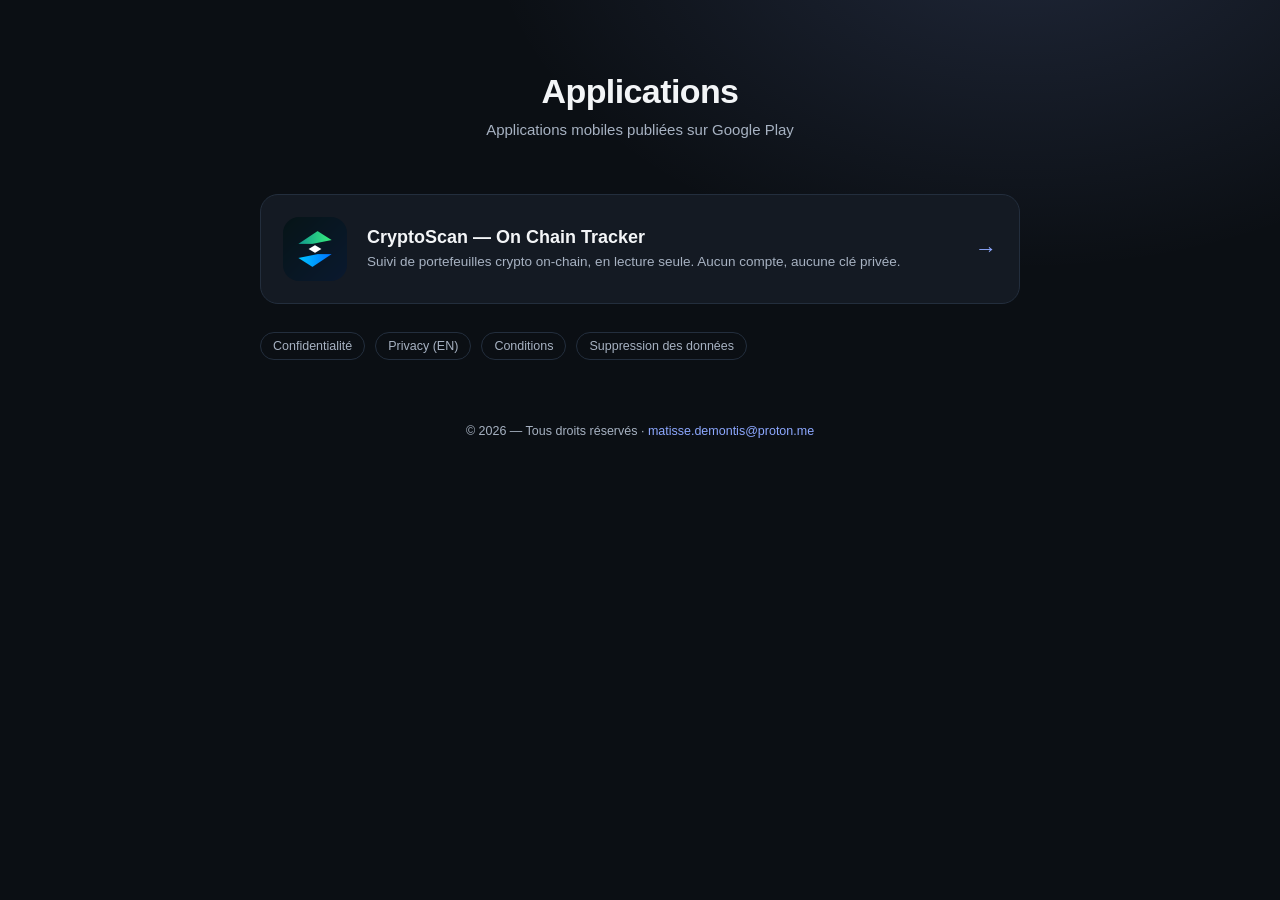
<file: index.html>
<!doctype html>
<html lang="fr">
<head>
<meta charset="utf-8">
<meta name="viewport" content="width=device-width, initial-scale=1">
<title>Applications — Matisse Demontis</title>
<meta name="description" content="Applications mobiles publiées sur Google Play.">
<link rel="icon" href="CryptoScan/assets/favicon.png">
<style>
  :root {
    --background: #0B0F14;
    --surface: #141A23;
    --surface-elevated: #1B2430;
    --border: #232E3D;
    --accent: #8DA8FF;
    --positive: #4BD6A0;
    --text-primary: #F3F5F7;
    --text-secondary: #A7B2C2;
    --font-body: "Inter", -apple-system, BlinkMacSystemFont, "Segoe UI", Roboto, sans-serif;
  }
  * { box-sizing: border-box; margin: 0; padding: 0; }
  body {
    background: radial-gradient(900px 600px at 80% -10%, rgba(141,168,255,.16), transparent 60%),
                var(--background);
    color: var(--text-primary);
    font-family: var(--font-body);
    min-height: 100vh;
    display: flex;
    flex-direction: column;
    align-items: center;
    padding: 72px 24px 48px;
  }
  header { text-align: center; margin-bottom: 56px; }
  header h1 { font-size: 34px; font-weight: 800; letter-spacing: -.6px; }
  header p { color: var(--text-secondary); margin-top: 10px; font-size: 15px; }
  main { width: 100%; max-width: 760px; display: grid; gap: 18px; }
  .card {
    display: flex; align-items: center; gap: 20px;
    background: var(--surface);
    border: 1px solid var(--border);
    border-radius: 18px;
    padding: 22px;
    text-decoration: none;
    color: inherit;
    transition: border-color .18s ease, transform .18s ease;
  }
  .card:hover { border-color: var(--accent); transform: translateY(-2px); }
  .card img { width: 64px; height: 64px; border-radius: 16px; flex: 0 0 auto; }
  .card h2 { font-size: 18px; font-weight: 700; }
  .card p { color: var(--text-secondary); font-size: 13.5px; margin-top: 4px; line-height: 1.45; }
  .card .arrow { margin-left: auto; color: var(--accent); font-size: 22px; }
  .links { display: flex; flex-wrap: wrap; gap: 10px; margin-top: 10px; }
  .links a {
    color: var(--text-secondary); font-size: 12.5px; text-decoration: none;
    border: 1px solid var(--border); border-radius: 999px; padding: 6px 12px;
  }
  .links a:hover { color: var(--text-primary); border-color: var(--accent); }
  footer { margin-top: 64px; color: var(--text-secondary); font-size: 12.5px; text-align: center; }
  footer a { color: var(--accent); text-decoration: none; }
</style>
</head>
<body>
  <header>
    <h1>Applications</h1>
    <p>Applications mobiles publiées sur Google Play</p>
  </header>

  <main>
    <a class="card" href="CryptoScan/">
      <img src="CryptoScan/assets/logo.png" alt="CryptoScan">
      <div>
        <h2>CryptoScan — On Chain Tracker</h2>
        <p>Suivi de portefeuilles crypto on-chain, en lecture seule. Aucun compte, aucune clé privée.</p>
      </div>
      <span class="arrow">→</span>
    </a>

    <div class="links">
      <a href="CryptoScan/privacy.html">Confidentialité</a>
      <a href="CryptoScan/privacy-en.html">Privacy (EN)</a>
      <a href="CryptoScan/terms.html">Conditions</a>
      <a href="CryptoScan/data-deletion.html">Suppression des données</a>
    </div>
  </main>

  <footer>
    © 2026 — Tous droits réservés · <a href="mailto:matisse.demontis@proton.me">matisse.demontis@proton.me</a>
  </footer>
</body>
</html>
</file>
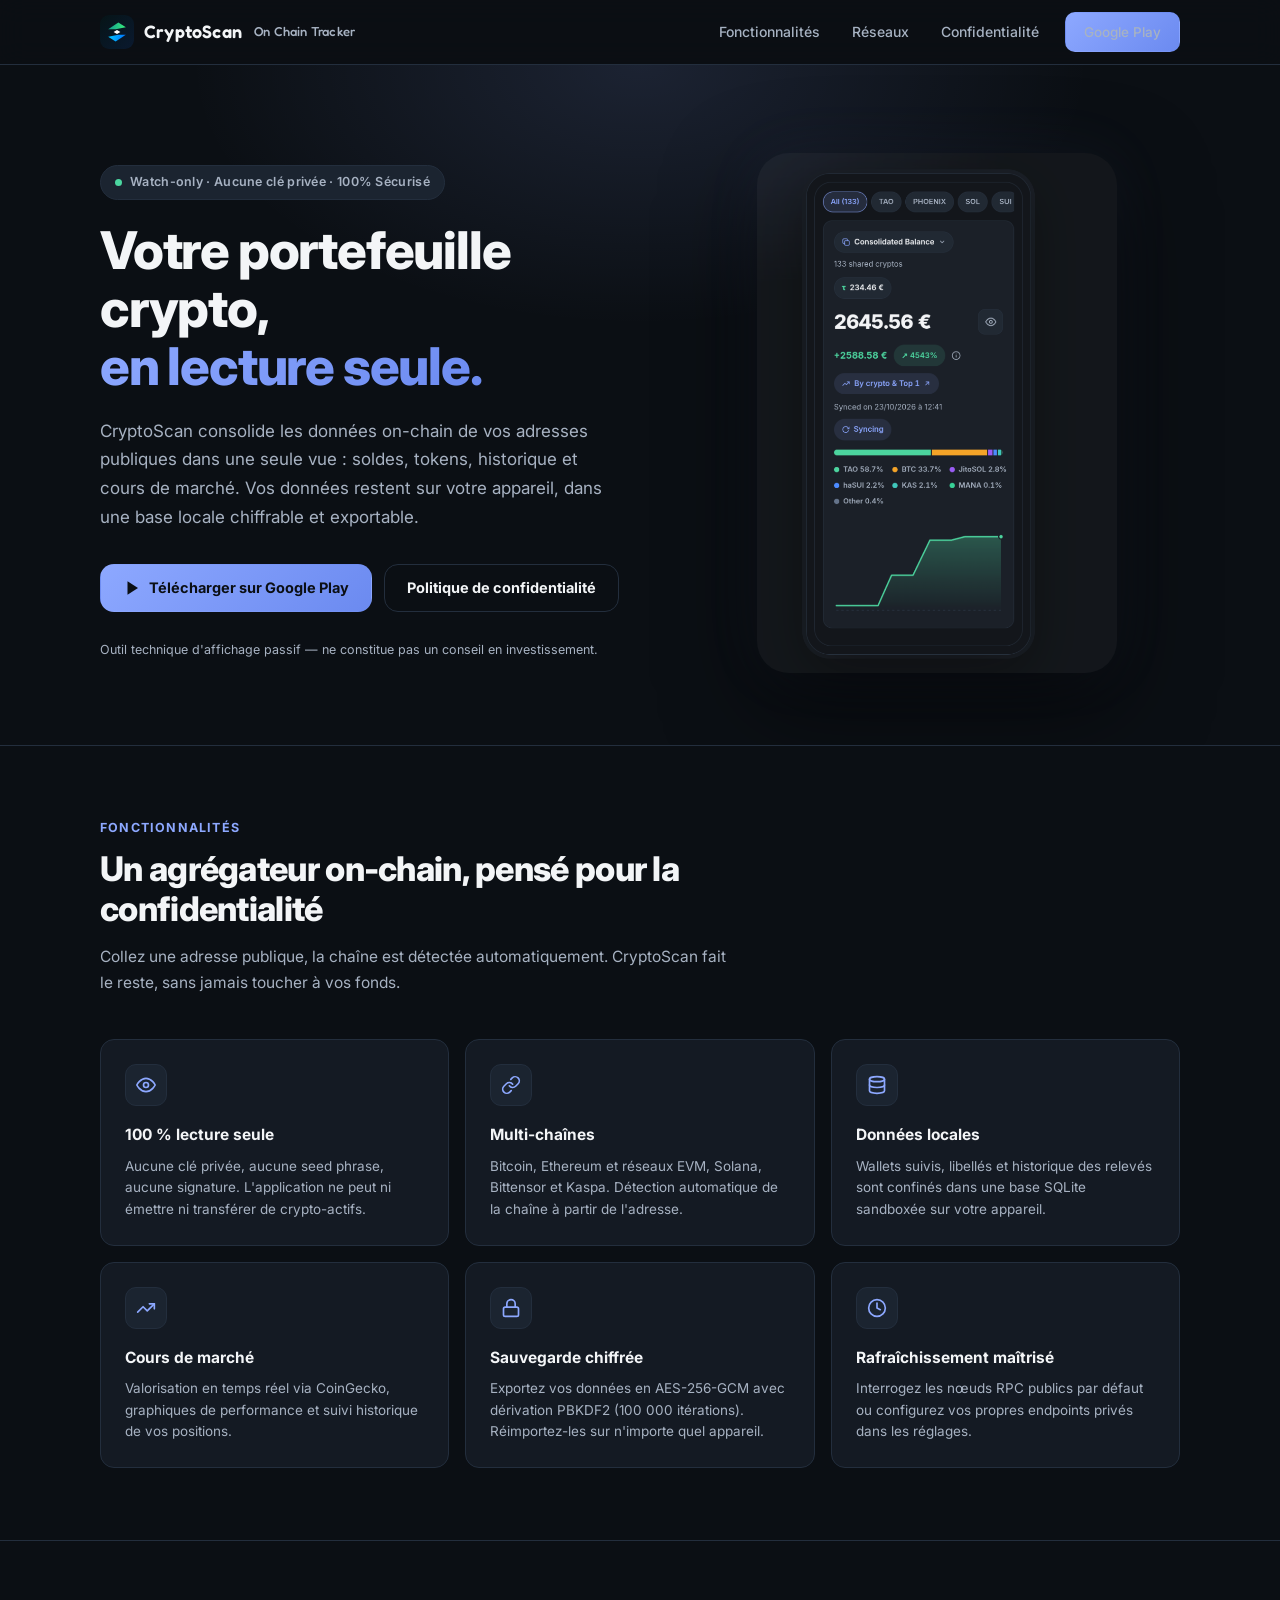
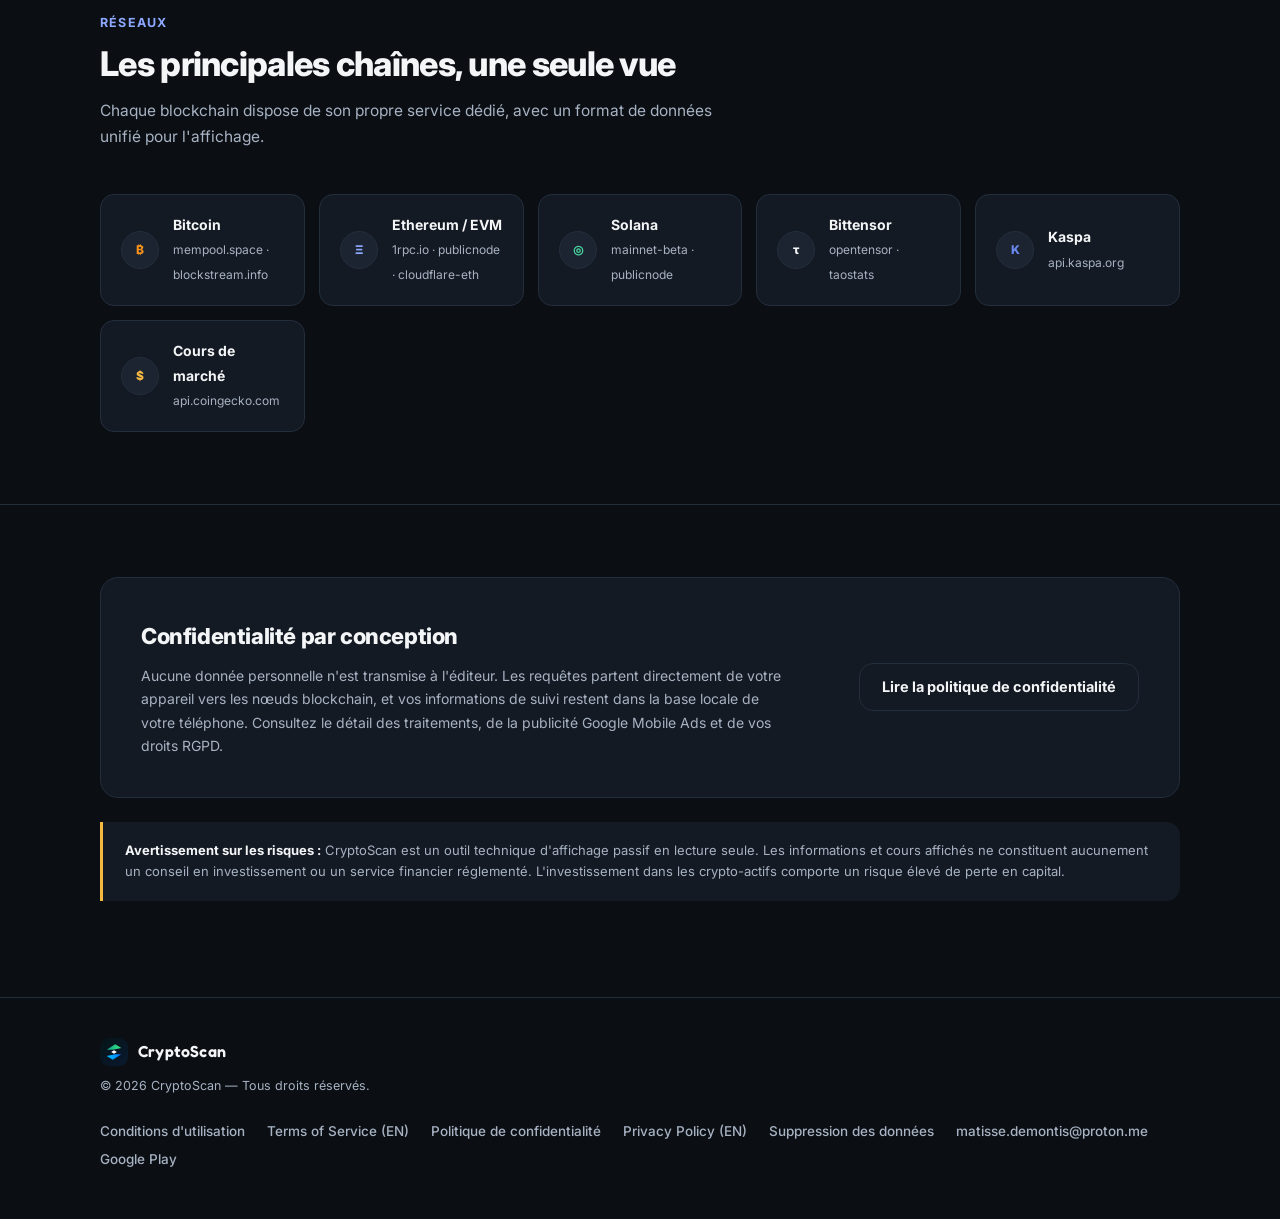
<file: CryptoScan/index.html>
<!DOCTYPE html>
<html lang="fr">
<head>
  <meta charset="UTF-8">
  <meta name="viewport" content="width=device-width, initial-scale=1.0">
  <title>CryptoScan — On Chain Tracker | Suivi de portefeuille crypto en lecture seule</title>
  <link rel="icon" type="image/svg+xml" href="assets/logo.svg">
  <link rel="icon" type="image/png" sizes="64x64" href="assets/favicon.png">
  <link rel="apple-touch-icon" href="assets/logo.png">
  <link rel="preconnect" href="https://fonts.googleapis.com">
  <link rel="preconnect" href="https://fonts.gstatic.com" crossorigin>
  <link href="https://fonts.googleapis.com/css2?family=Fredoka:wght@500;600;700&family=Inter:wght@400;500;600;700;800&display=swap" rel="stylesheet">
  <link rel="stylesheet" href="assets/style.css">
</head>
<body>

  <header class="site-header">
    <div class="container">
      <a class="brand" href="index.html">
        <img src="assets/logo.svg" alt="Logo CryptoScan">
        CryptoScan <span class="brand-sub">On Chain Tracker</span>
      </a>
      <nav class="main-nav">
        <a href="#features">Fonctionnalités</a>
        <a href="#chains">Réseaux</a>
        <a href="privacy.html">Confidentialité</a>
        <a class="btn btn-primary nav-cta" style="height:40px;padding:0 18px;font-size:13.5px;" href="https://play.google.com/store/apps/details?id=com.CryptoSCAN.com" rel="noopener">Google Play</a>
      </nav>
    </div>
  </header>

  <main>

    <!-- Hero -->
    <section class="hero">
      <div class="container">
        <div>
          <span class="badge"><span class="dot"></span>Watch-only · Aucune clé privée · 100% Sécurisé</span>
          <h1>Votre portefeuille crypto,<br><span class="accent-text">en lecture seule.</span></h1>
          <p class="lead">
            CryptoScan consolide les données on-chain de vos adresses publiques dans une seule vue :
            soldes, tokens, historique et cours de marché. Vos données restent sur votre appareil,
            dans une base locale chiffrable et exportable.
          </p>
          <div class="hero-actions">
            <a class="btn btn-primary" href="https://play.google.com/store/apps/details?id=com.CryptoSCAN.com" rel="noopener">
              <svg width="18" height="18" viewBox="0 0 24 24" fill="none" stroke="currentColor" stroke-width="2" stroke-linecap="round" stroke-linejoin="round"><polygon points="6 3 20 12 6 21 6 3" fill="currentColor" stroke="none"/></svg>
              Télécharger sur Google Play
            </a>
            <a class="btn btn-outline" href="privacy.html">Politique de confidentialité</a>
          </div>
          <p class="hero-note">Outil technique d'affichage passif — ne constitue pas un conseil en investissement.</p>
        </div>

        <!-- Capture réelle de l'application -->
        <div class="phone-wrap">
          <img class="app-shot"
               src="assets/app-screenshot.png"
               alt="Capture d'écran de CryptoScan : solde consolidé, allocation par crypto et graphique de performance"
               width="709" height="1024">
        </div>
      </div>
    </section>

    <!-- Fonctionnalités -->
    <section class="section" id="features">
      <div class="container">
        <div class="section-head">
          <div class="eyebrow">Fonctionnalités</div>
          <h2>Un agrégateur on-chain, pensé pour la confidentialité</h2>
          <p>Collez une adresse publique, la chaîne est détectée automatiquement. CryptoScan fait le reste, sans jamais toucher à vos fonds.</p>
        </div>
        <div class="feature-grid">
          <div class="feature-card">
            <div class="icon">
              <svg width="20" height="20" viewBox="0 0 24 24" fill="none" stroke="currentColor" stroke-width="2" stroke-linecap="round" stroke-linejoin="round"><path d="M1 12s4-8 11-8 11 8 11 8-4 8-11 8-11-8-11-8z"/><circle cx="12" cy="12" r="3"/></svg>
            </div>
            <h3>100 % lecture seule</h3>
            <p>Aucune clé privée, aucune seed phrase, aucune signature. L'application ne peut ni émettre ni transférer de crypto-actifs.</p>
          </div>
          <div class="feature-card">
            <div class="icon">
              <svg width="20" height="20" viewBox="0 0 24 24" fill="none" stroke="currentColor" stroke-width="2" stroke-linecap="round" stroke-linejoin="round"><path d="M10 13a5 5 0 0 0 7.54.54l3-3a5 5 0 0 0-7.07-7.07l-1.72 1.71"/><path d="M14 11a5 5 0 0 0-7.54-.54l-3 3a5 5 0 0 0 7.07 7.07l1.71-1.71"/></svg>
            </div>
            <h3>Multi-chaînes</h3>
            <p>Bitcoin, Ethereum et réseaux EVM, Solana, Bittensor et Kaspa. Détection automatique de la chaîne à partir de l'adresse.</p>
          </div>
          <div class="feature-card">
            <div class="icon">
              <svg width="20" height="20" viewBox="0 0 24 24" fill="none" stroke="currentColor" stroke-width="2" stroke-linecap="round" stroke-linejoin="round"><ellipse cx="12" cy="5" rx="9" ry="3"/><path d="M21 12c0 1.66-4 3-9 3s-9-1.34-9-3"/><path d="M3 5v14c0 1.66 4 3 9 3s9-1.34 9-3V5"/></svg>
            </div>
            <h3>Données locales</h3>
            <p>Wallets suivis, libellés et historique des relevés sont confinés dans une base SQLite sandboxée sur votre appareil.</p>
          </div>
          <div class="feature-card">
            <div class="icon">
              <svg width="20" height="20" viewBox="0 0 24 24" fill="none" stroke="currentColor" stroke-width="2" stroke-linecap="round" stroke-linejoin="round"><polyline points="22 7 13.5 15.5 8.5 10.5 2 17"/><polyline points="16 7 22 7 22 13"/></svg>
            </div>
            <h3>Cours de marché</h3>
            <p>Valorisation en temps réel via CoinGecko, graphiques de performance et suivi historique de vos positions.</p>
          </div>
          <div class="feature-card">
            <div class="icon">
              <svg width="20" height="20" viewBox="0 0 24 24" fill="none" stroke="currentColor" stroke-width="2" stroke-linecap="round" stroke-linejoin="round"><rect x="3" y="11" width="18" height="11" rx="2"/><path d="M7 11V7a5 5 0 0 1 10 0v4"/></svg>
            </div>
            <h3>Sauvegarde chiffrée</h3>
            <p>Exportez vos données en AES-256-GCM avec dérivation PBKDF2 (100 000 itérations). Réimportez-les sur n'importe quel appareil.</p>
          </div>
          <div class="feature-card">
            <div class="icon">
              <svg width="20" height="20" viewBox="0 0 24 24" fill="none" stroke="currentColor" stroke-width="2" stroke-linecap="round" stroke-linejoin="round"><circle cx="12" cy="12" r="10"/><path d="M12 6v6l4 2"/></svg>
            </div>
            <h3>Rafraîchissement maîtrisé</h3>
            <p>Interrogez les nœuds RPC publics par défaut ou configurez vos propres endpoints privés dans les réglages.</p>
          </div>
        </div>
      </div>
    </section>

    <!-- Réseaux supportés -->
    <section class="section" id="chains">
      <div class="container">
        <div class="section-head">
          <div class="eyebrow">Réseaux</div>
          <h2>Les principales chaînes, une seule vue</h2>
          <p>Chaque blockchain dispose de son propre service dédié, avec un format de données unifié pour l'affichage.</p>
        </div>
        <div class="chain-grid">
          <div class="chain-card">
            <span class="chain-icon" style="color:#F7931A;">₿</span>
            <span><span class="c-name">Bitcoin</span><br><span class="c-sub">mempool.space · blockstream.info</span></span>
          </div>
          <div class="chain-card">
            <span class="chain-icon" style="color:#8DA8FF;">Ξ</span>
            <span><span class="c-name">Ethereum / EVM</span><br><span class="c-sub">1rpc.io · publicnode · cloudflare-eth</span></span>
          </div>
          <div class="chain-card">
            <span class="chain-icon" style="color:#4BD6A0;">◎</span>
            <span><span class="c-name">Solana</span><br><span class="c-sub">mainnet-beta · publicnode</span></span>
          </div>
          <div class="chain-card">
            <span class="chain-icon" style="color:#F3F5F7;">τ</span>
            <span><span class="c-name">Bittensor</span><br><span class="c-sub">opentensor · taostats</span></span>
          </div>
          <div class="chain-card">
            <span class="chain-icon" style="color:#6B8AF0;">K</span>
            <span><span class="c-name">Kaspa</span><br><span class="c-sub">api.kaspa.org</span></span>
          </div>
          <div class="chain-card">
            <span class="chain-icon" style="color:#F5B942;">$</span>
            <span><span class="c-name">Cours de marché</span><br><span class="c-sub">api.coingecko.com</span></span>
          </div>
        </div>
      </div>
    </section>

    <!-- Confidentialité -->
    <section class="section" id="privacy">
      <div class="container">
        <div class="split-card">
          <div>
            <h2>Confidentialité par conception</h2>
            <p>
              Aucune donnée personnelle n'est transmise à l'éditeur. Les requêtes partent directement
              de votre appareil vers les nœuds blockchain, et vos informations de suivi restent dans
              la base locale de votre téléphone. Consultez le détail des traitements, de la publicité
              Google Mobile Ads et de vos droits RGPD.
            </p>
          </div>
          <div>
            <a class="btn btn-outline" href="privacy.html">Lire la politique de confidentialité</a>
          </div>
        </div>
        <div style="height:24px"></div>
        <div class="disclaimer">
          <strong>Avertissement sur les risques :</strong> CryptoScan est un outil technique d'affichage
          passif en lecture seule. Les informations et cours affichés ne constituent aucunement un
          conseil en investissement ou un service financier réglementé. L'investissement dans les
          crypto-actifs comporte un risque élevé de perte en capital.
        </div>
      </div>
    </section>

  </main>

  <footer class="site-footer">
    <div class="container">
      <div>
        <a class="brand" href="index.html" style="font-size:16px;">
          <img src="assets/logo.svg" alt="Logo CryptoScan" style="width:28px;height:28px;">
          CryptoScan
        </a>
        <p class="copyright">© 2026 CryptoScan — Tous droits réservés.</p>
      </div>
      <div class="footer-links">
        <a href="terms.html">Conditions d'utilisation</a>
        <a href="terms-en.html">Terms of Service (EN)</a>
        <a href="privacy.html">Politique de confidentialité</a>
        <a href="privacy-en.html">Privacy Policy (EN)</a>
        <a href="data-deletion.html">Suppression des données</a>
        <a href="mailto:matisse.demontis@proton.me">matisse.demontis@proton.me</a>
        <a href="https://play.google.com/store/apps/details?id=com.CryptoSCAN.com" rel="noopener">Google Play</a>
      </div>
    </div>
  </footer>

</body>
</html>
</file>
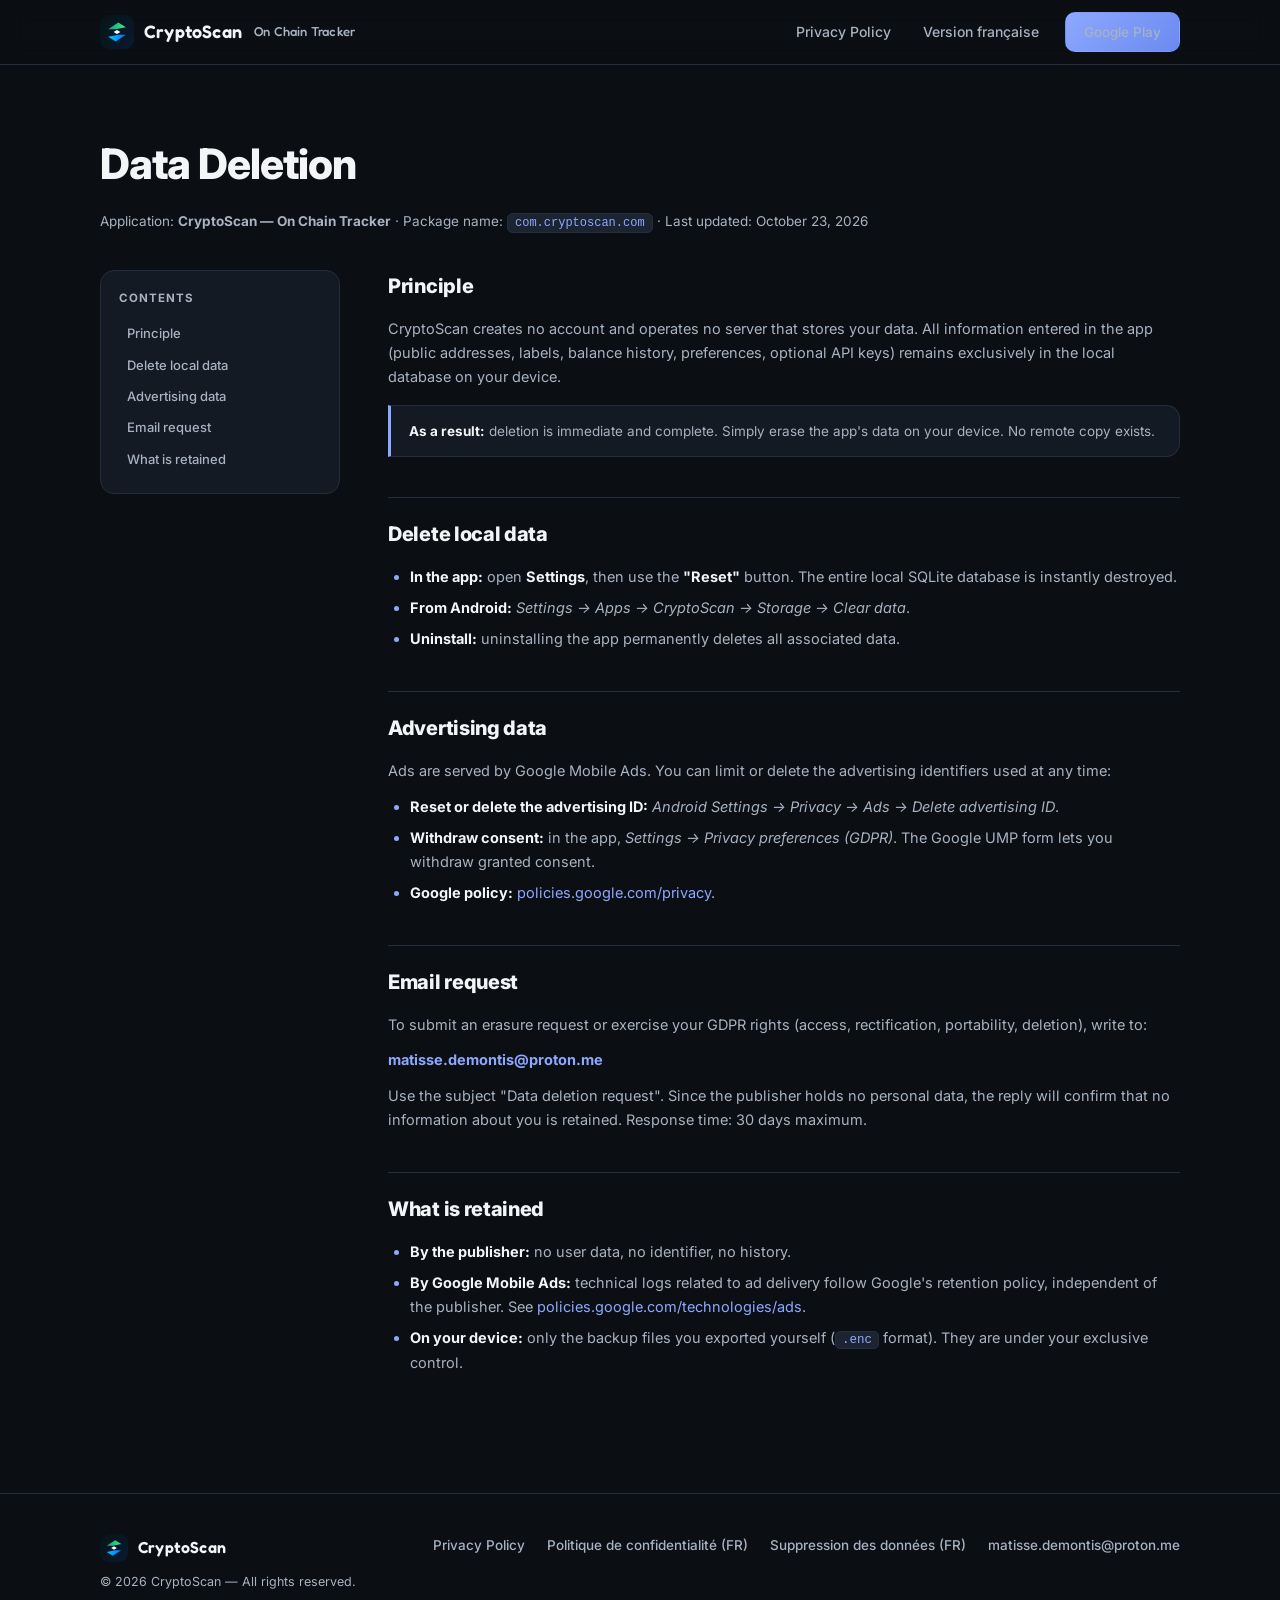
<file: data-deletion-en.html>
<!doctype html>
<html lang="fr">
<head>
<meta charset="utf-8">
<title>Data deletion — redirection</title>
<link rel="canonical" href="CryptoScan/data-deletion-en.html">
<meta http-equiv="refresh" content="0; url=CryptoScan/data-deletion-en.html">
<script>location.replace("CryptoScan/data-deletion-en.html" + location.hash);</script>
</head>
<body>
<p>Cette page a déménagé : <a href="CryptoScan/data-deletion-en.html">CryptoScan/data-deletion-en.html</a></p>
</body>
</html>
</file>
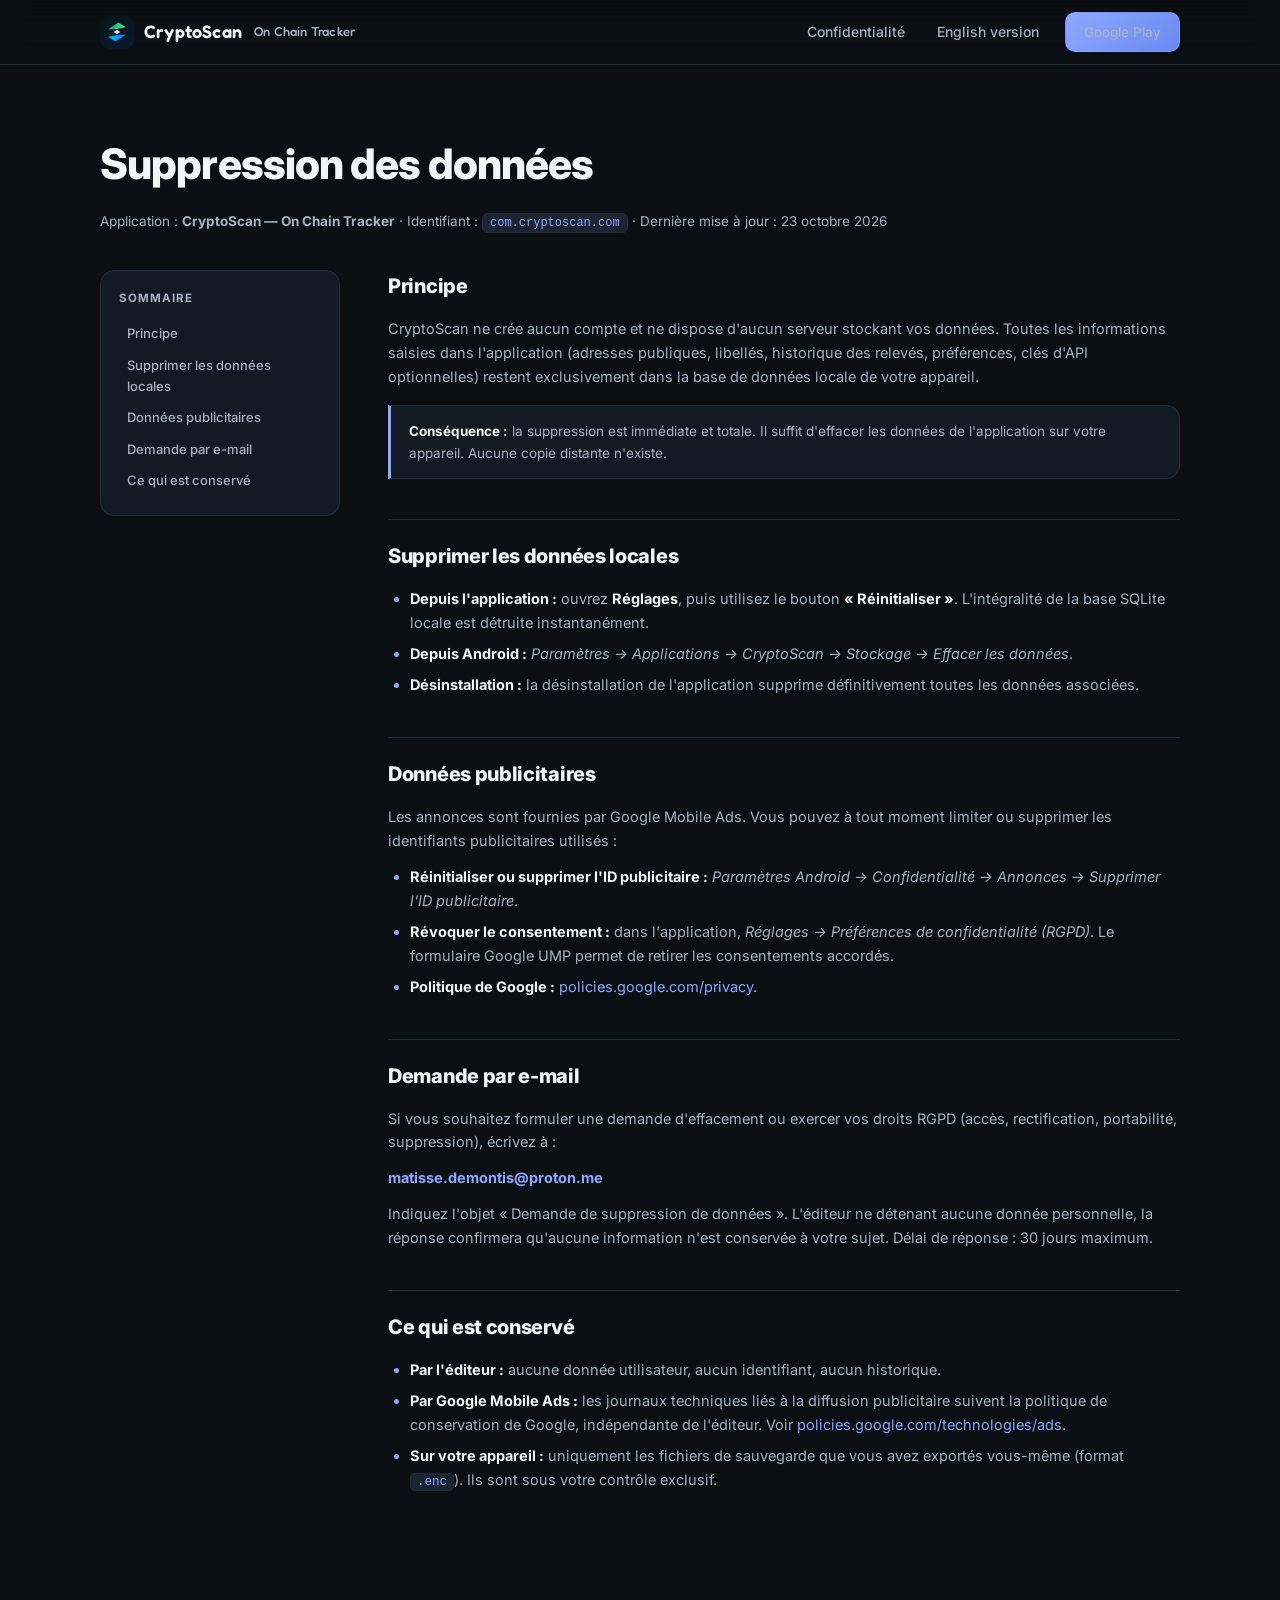
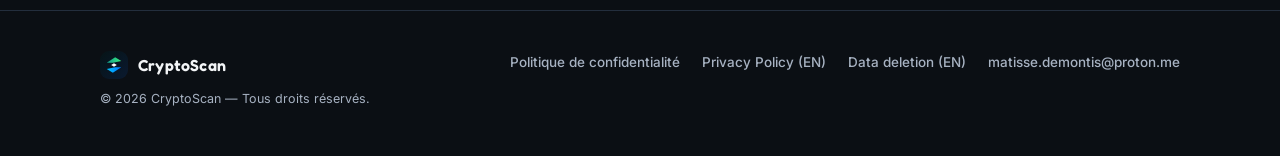
<file: data-deletion.html>
<!doctype html>
<html lang="fr">
<head>
<meta charset="utf-8">
<title>Suppression des données — redirection</title>
<link rel="canonical" href="CryptoScan/data-deletion.html">
<meta http-equiv="refresh" content="0; url=CryptoScan/data-deletion.html">
<script>location.replace("CryptoScan/data-deletion.html" + location.hash);</script>
</head>
<body>
<p>Cette page a déménagé : <a href="CryptoScan/data-deletion.html">CryptoScan/data-deletion.html</a></p>
</body>
</html>
</file>
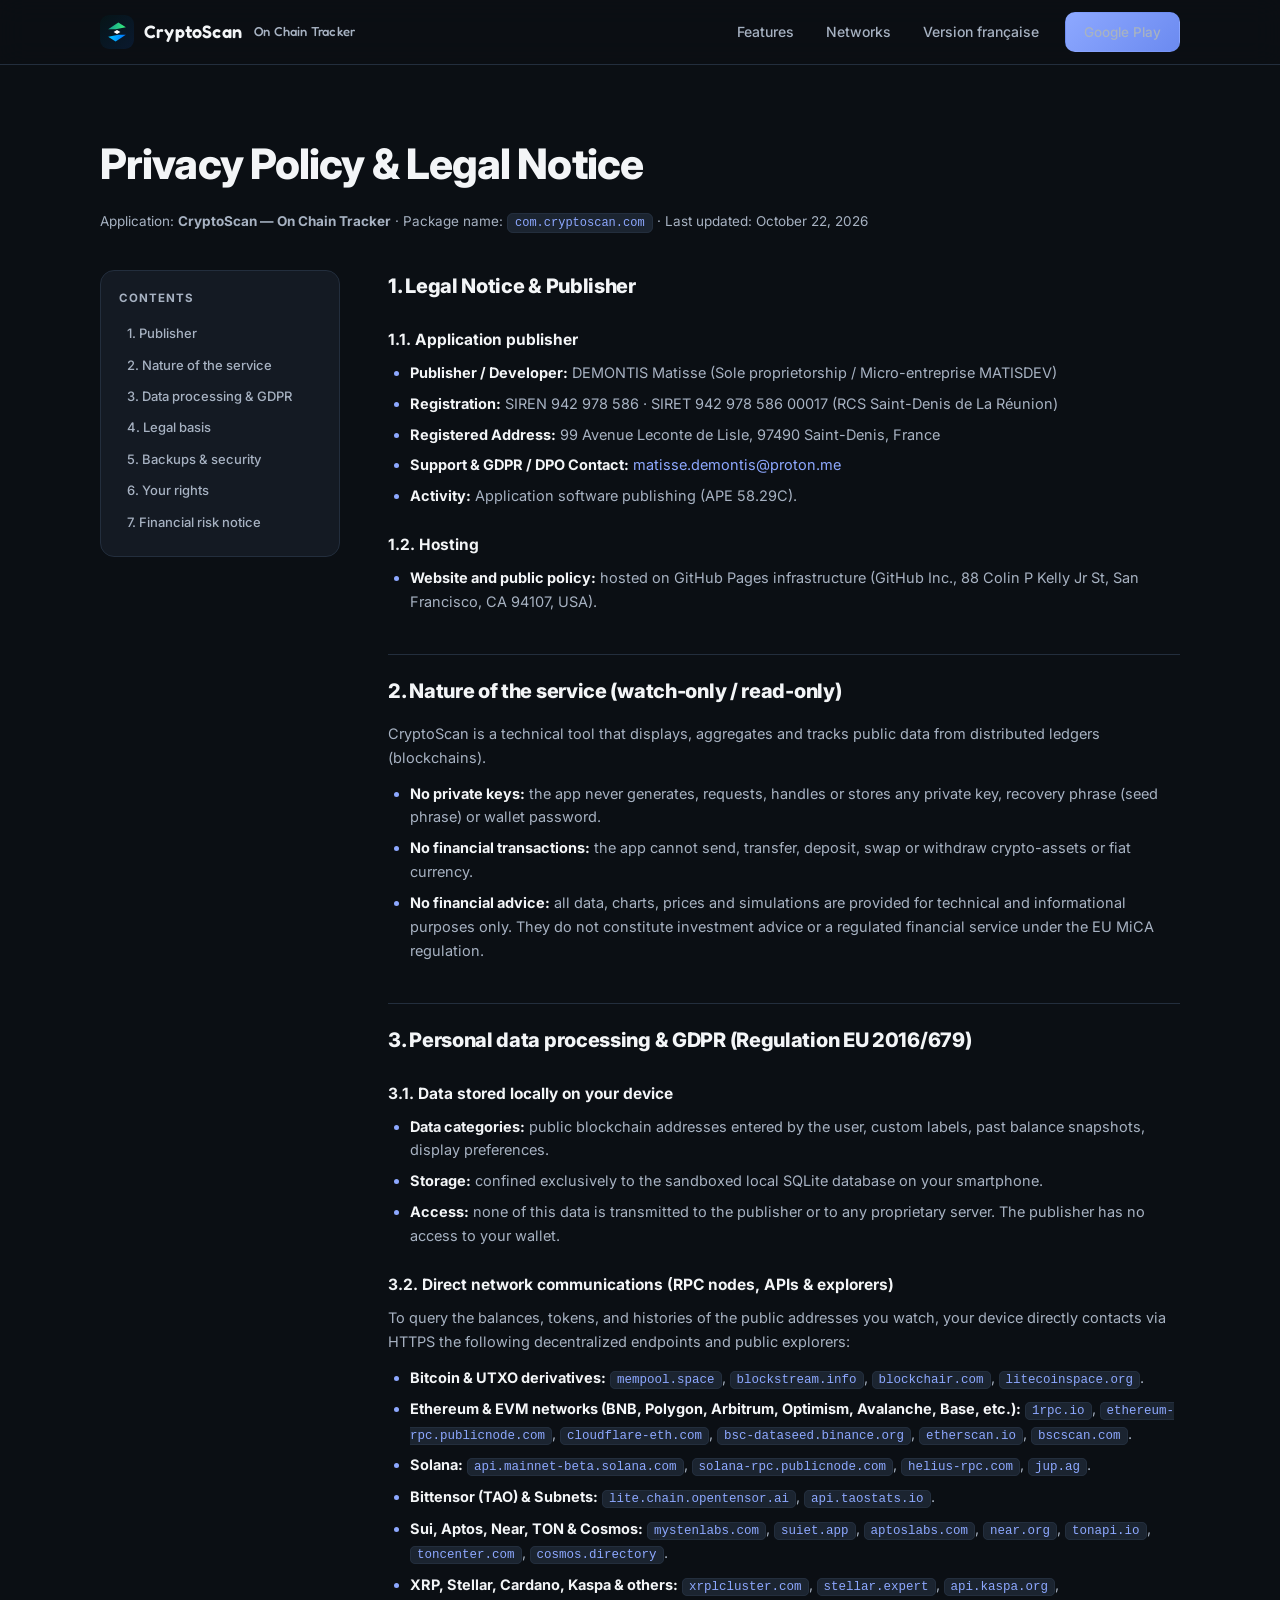
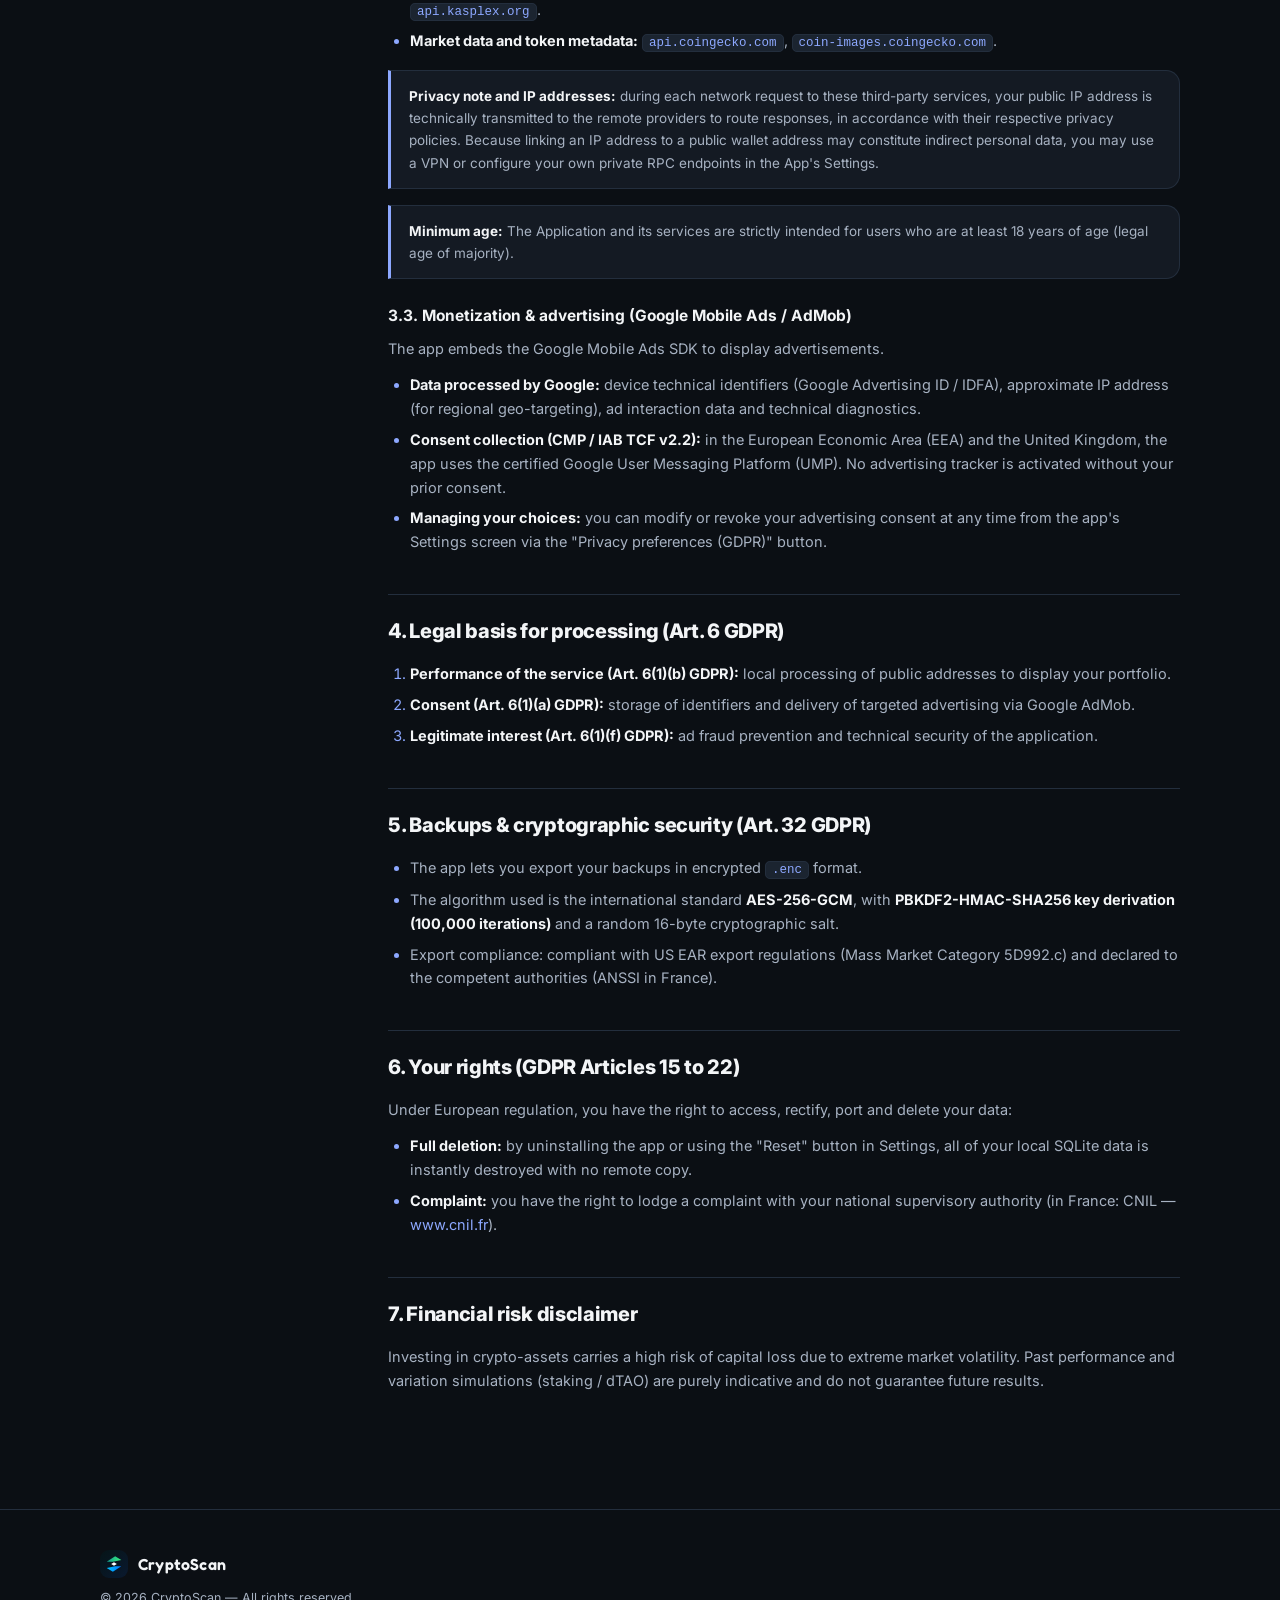
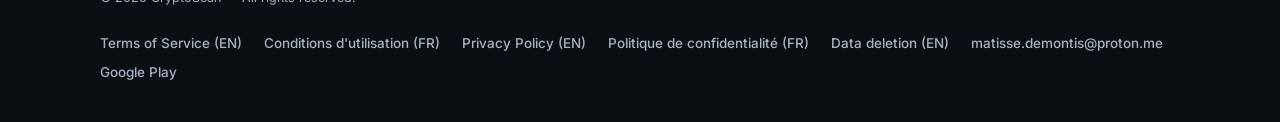
<file: privacy-en.html>
<!doctype html>
<html lang="fr">
<head>
<meta charset="utf-8">
<title>Privacy Policy — redirection</title>
<link rel="canonical" href="CryptoScan/privacy-en.html">
<meta http-equiv="refresh" content="0; url=CryptoScan/privacy-en.html">
<script>location.replace("CryptoScan/privacy-en.html" + location.hash);</script>
</head>
<body>
<p>Cette page a déménagé : <a href="CryptoScan/privacy-en.html">CryptoScan/privacy-en.html</a></p>
</body>
</html>
</file>
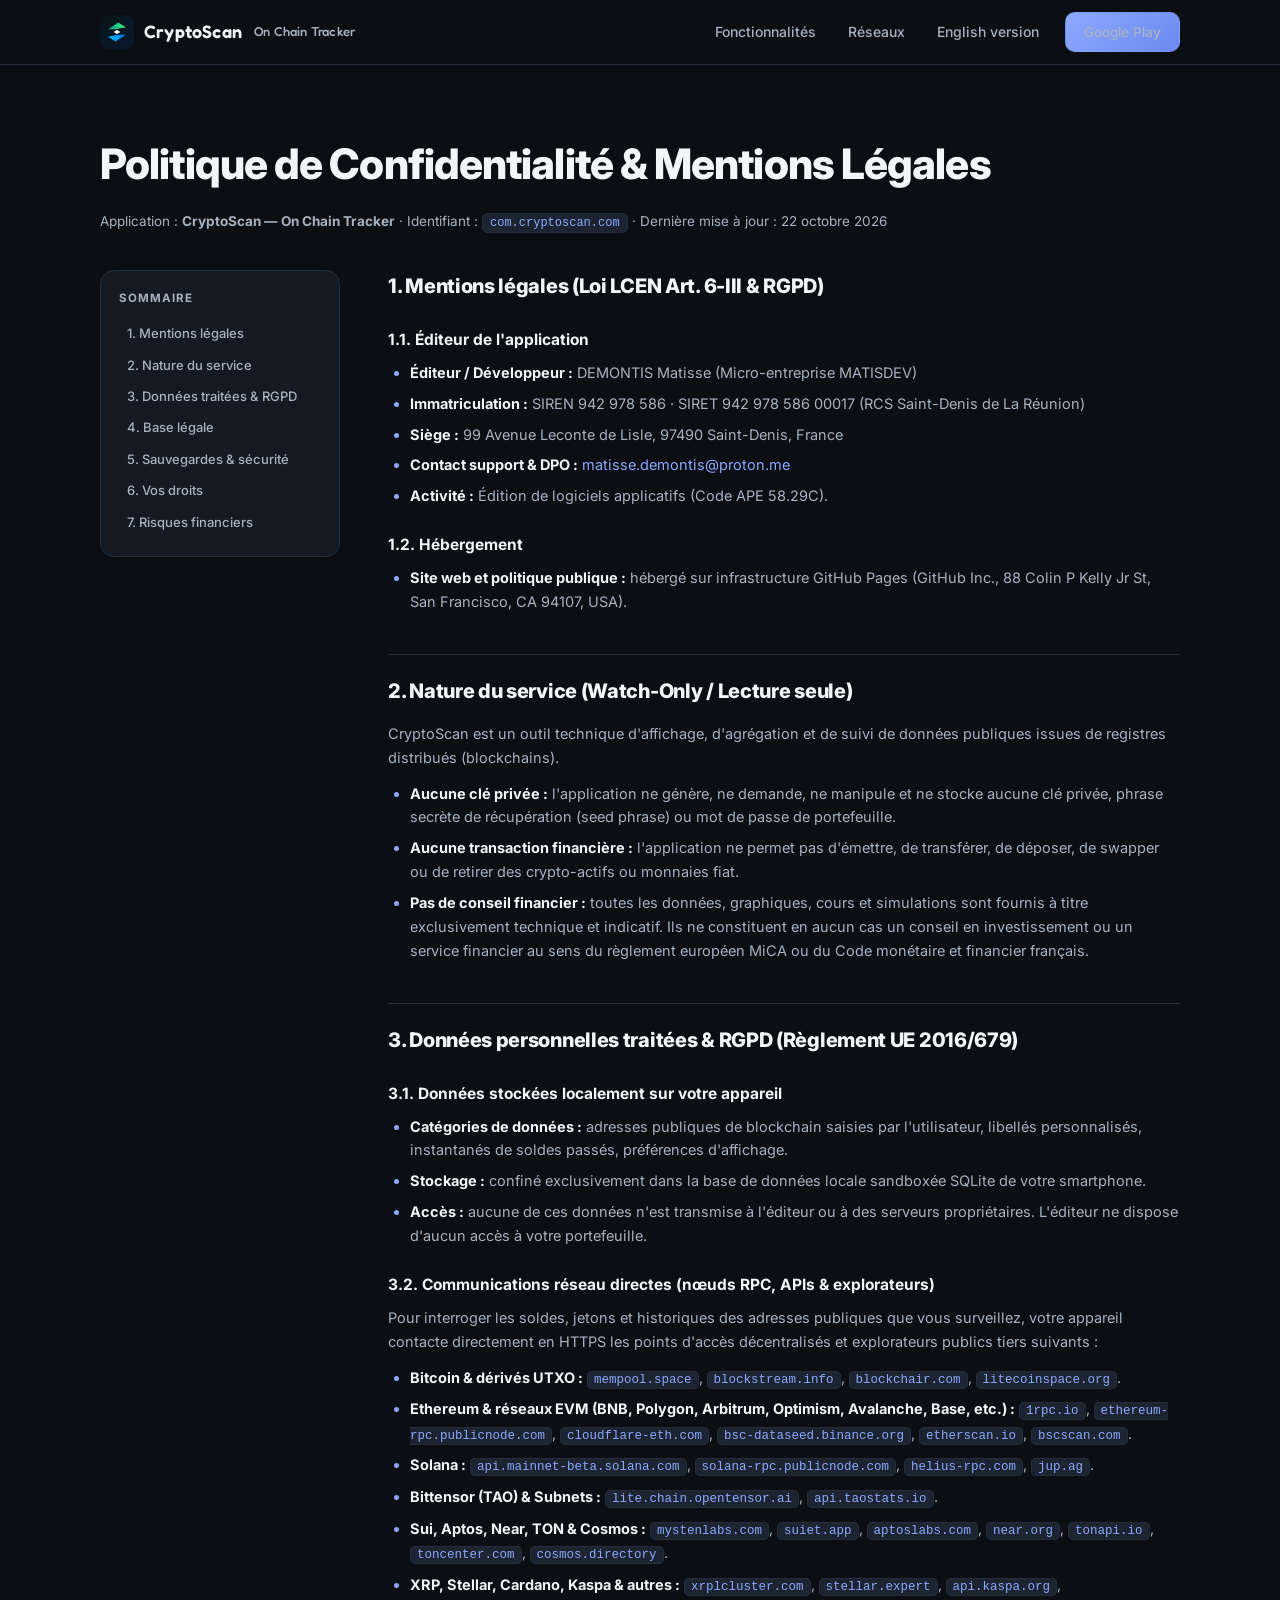
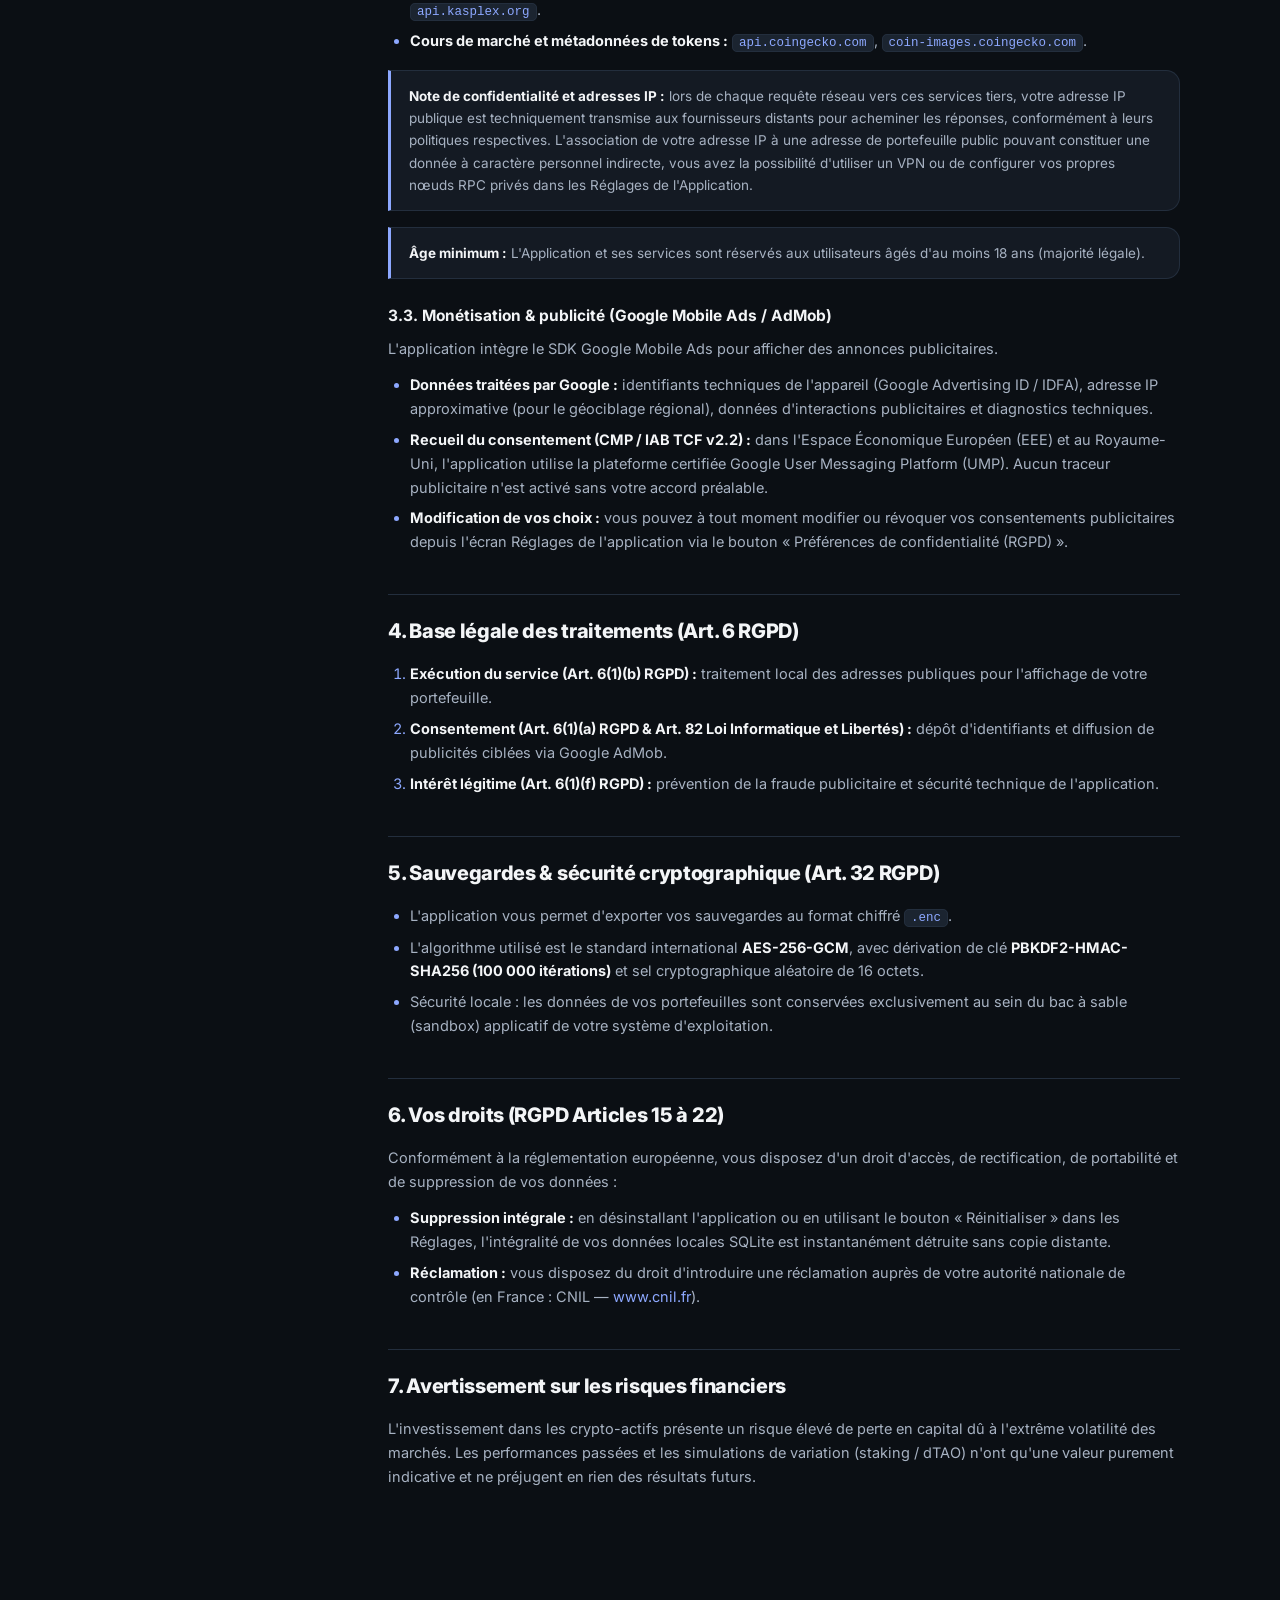
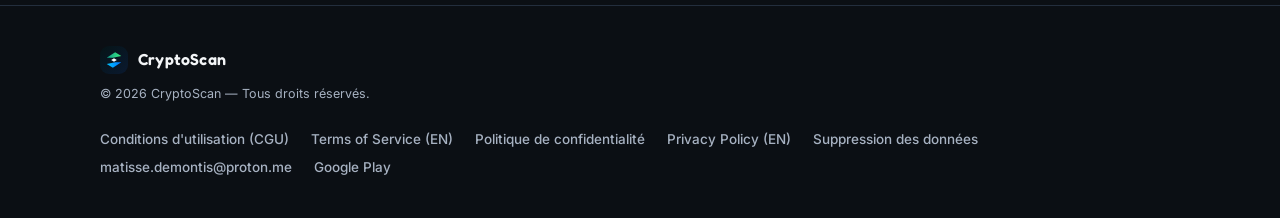
<file: privacy.html>
<!doctype html>
<html lang="fr">
<head>
<meta charset="utf-8">
<title>Politique de confidentialité — redirection</title>
<link rel="canonical" href="CryptoScan/privacy.html">
<meta http-equiv="refresh" content="0; url=CryptoScan/privacy.html">
<script>location.replace("CryptoScan/privacy.html" + location.hash);</script>
</head>
<body>
<p>Cette page a déménagé : <a href="CryptoScan/privacy.html">CryptoScan/privacy.html</a></p>
</body>
</html>
</file>
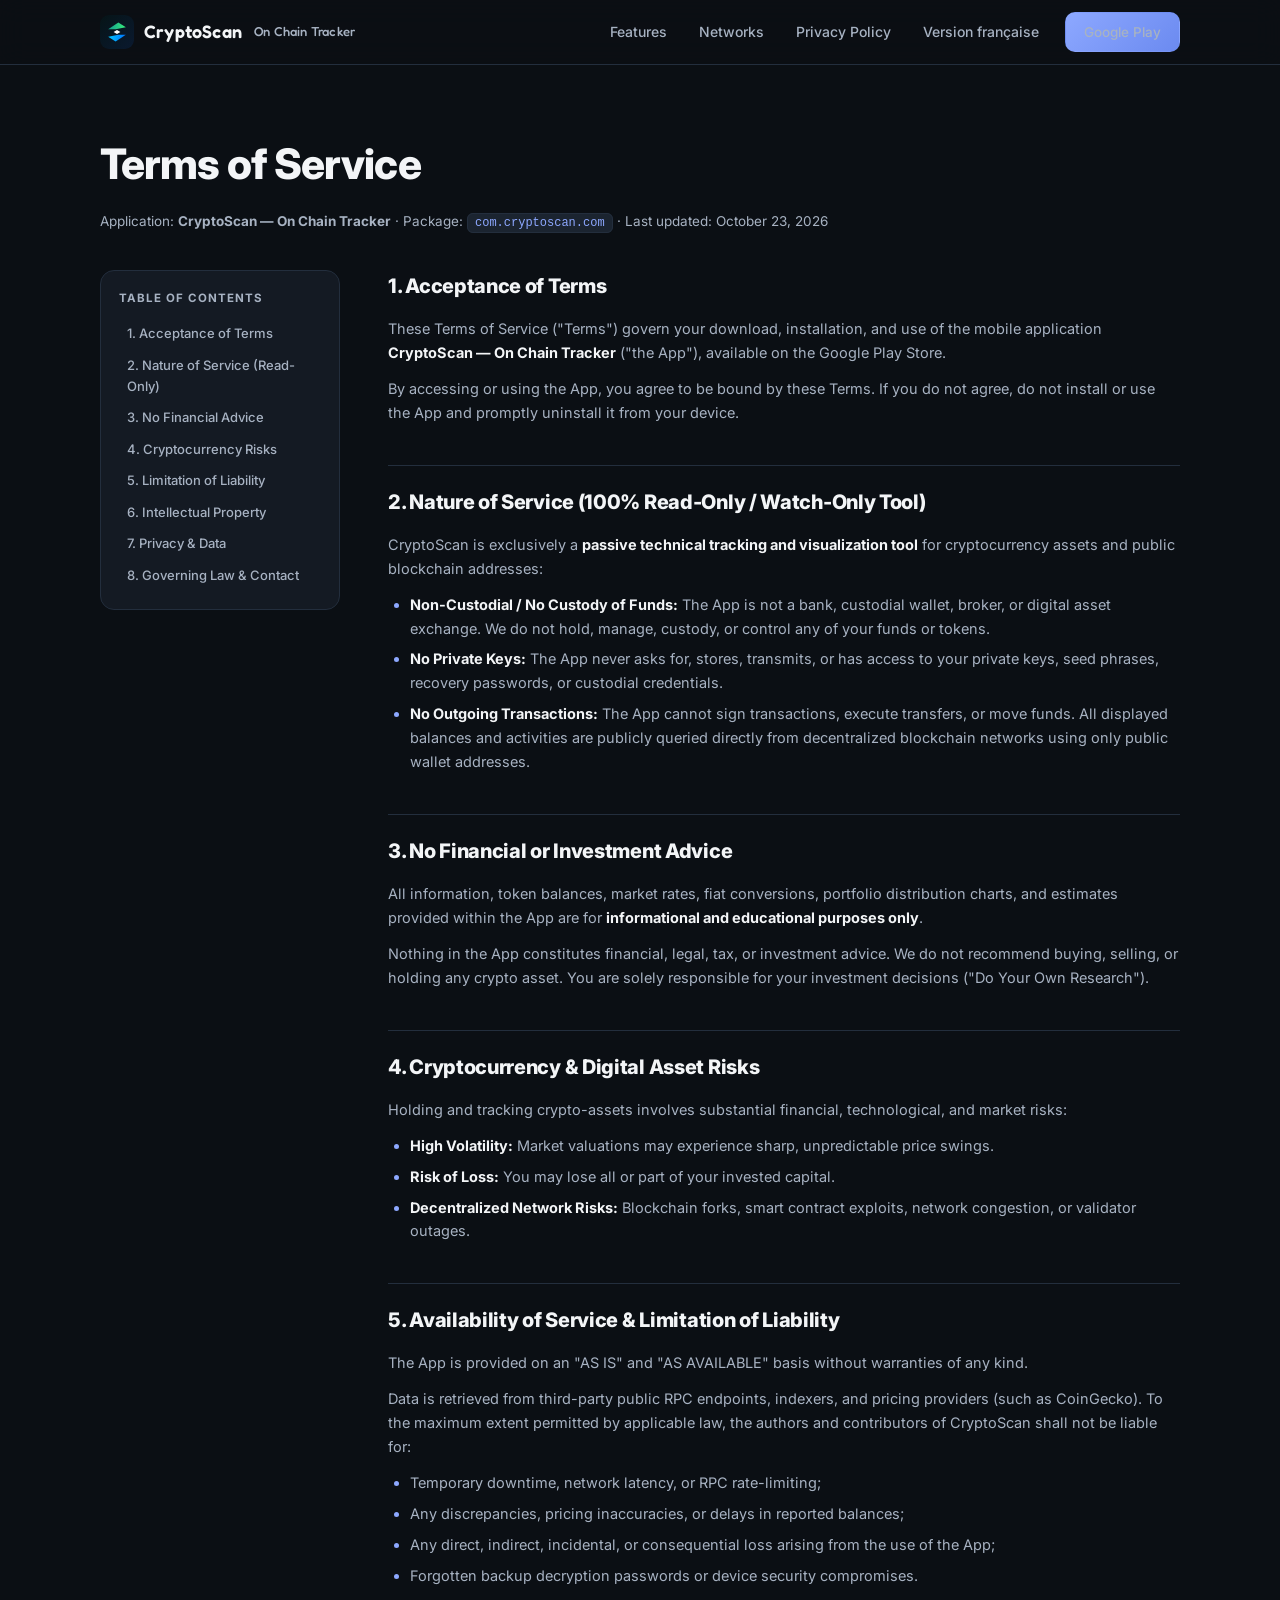
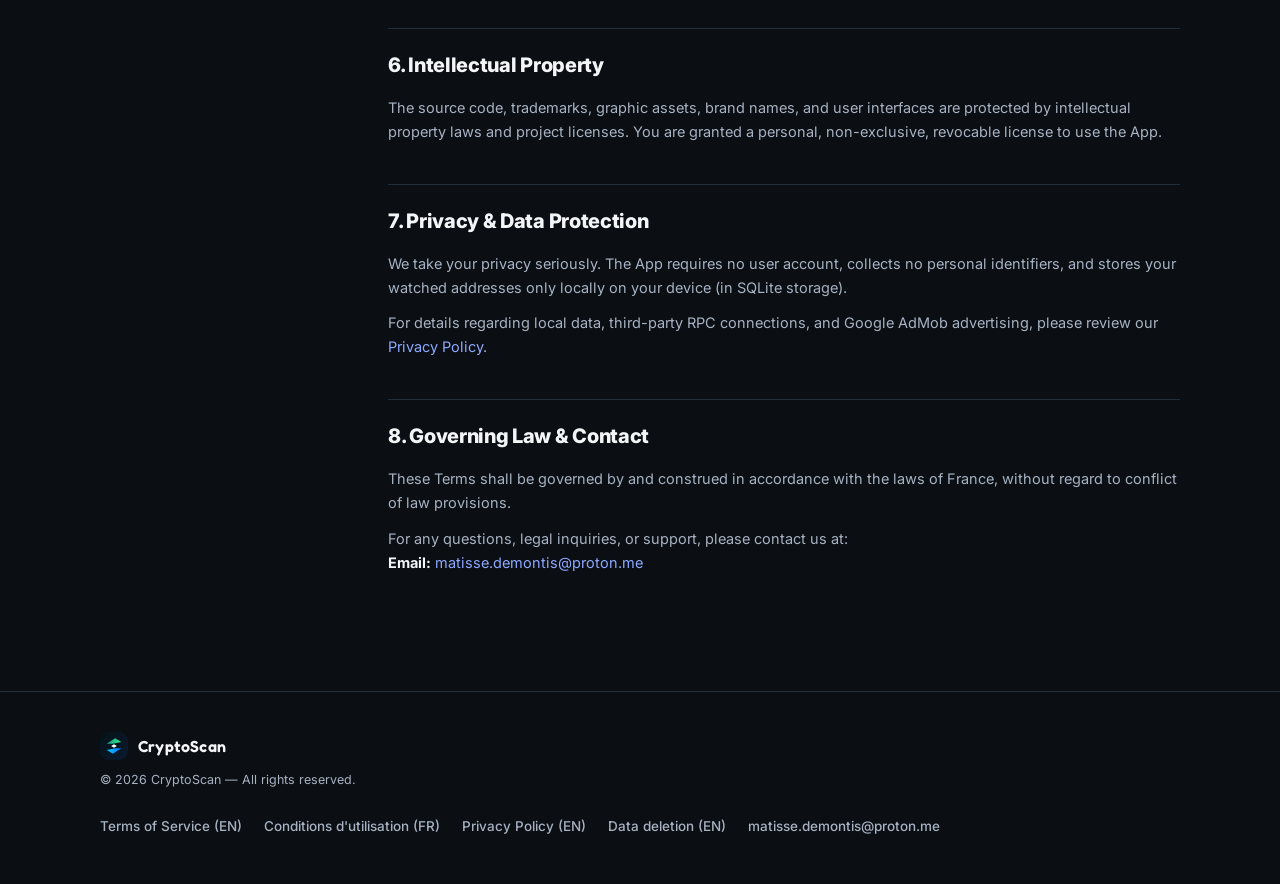
<file: terms-en.html>
<!doctype html>
<html lang="fr">
<head>
<meta charset="utf-8">
<title>Terms of Service — redirection</title>
<link rel="canonical" href="CryptoScan/terms-en.html">
<meta http-equiv="refresh" content="0; url=CryptoScan/terms-en.html">
<script>location.replace("CryptoScan/terms-en.html" + location.hash);</script>
</head>
<body>
<p>Cette page a déménagé : <a href="CryptoScan/terms-en.html">CryptoScan/terms-en.html</a></p>
</body>
</html>
</file>
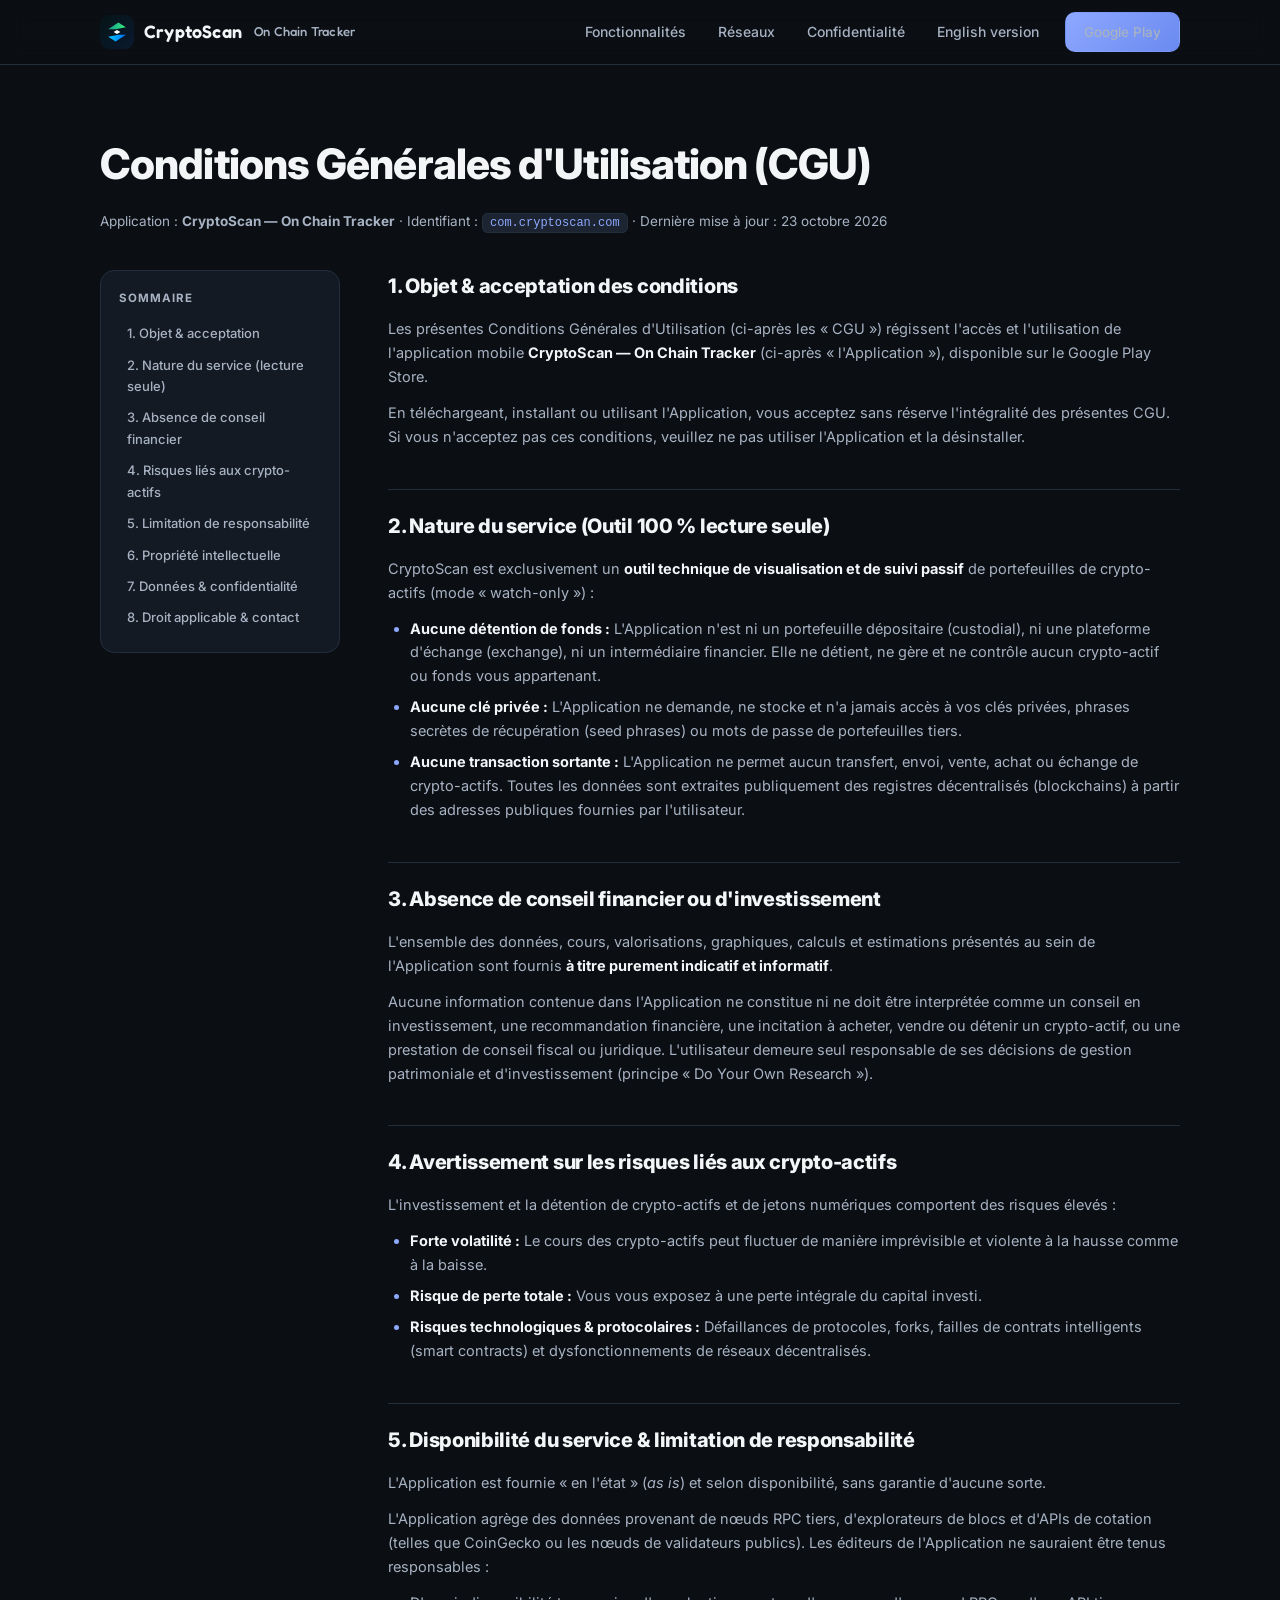
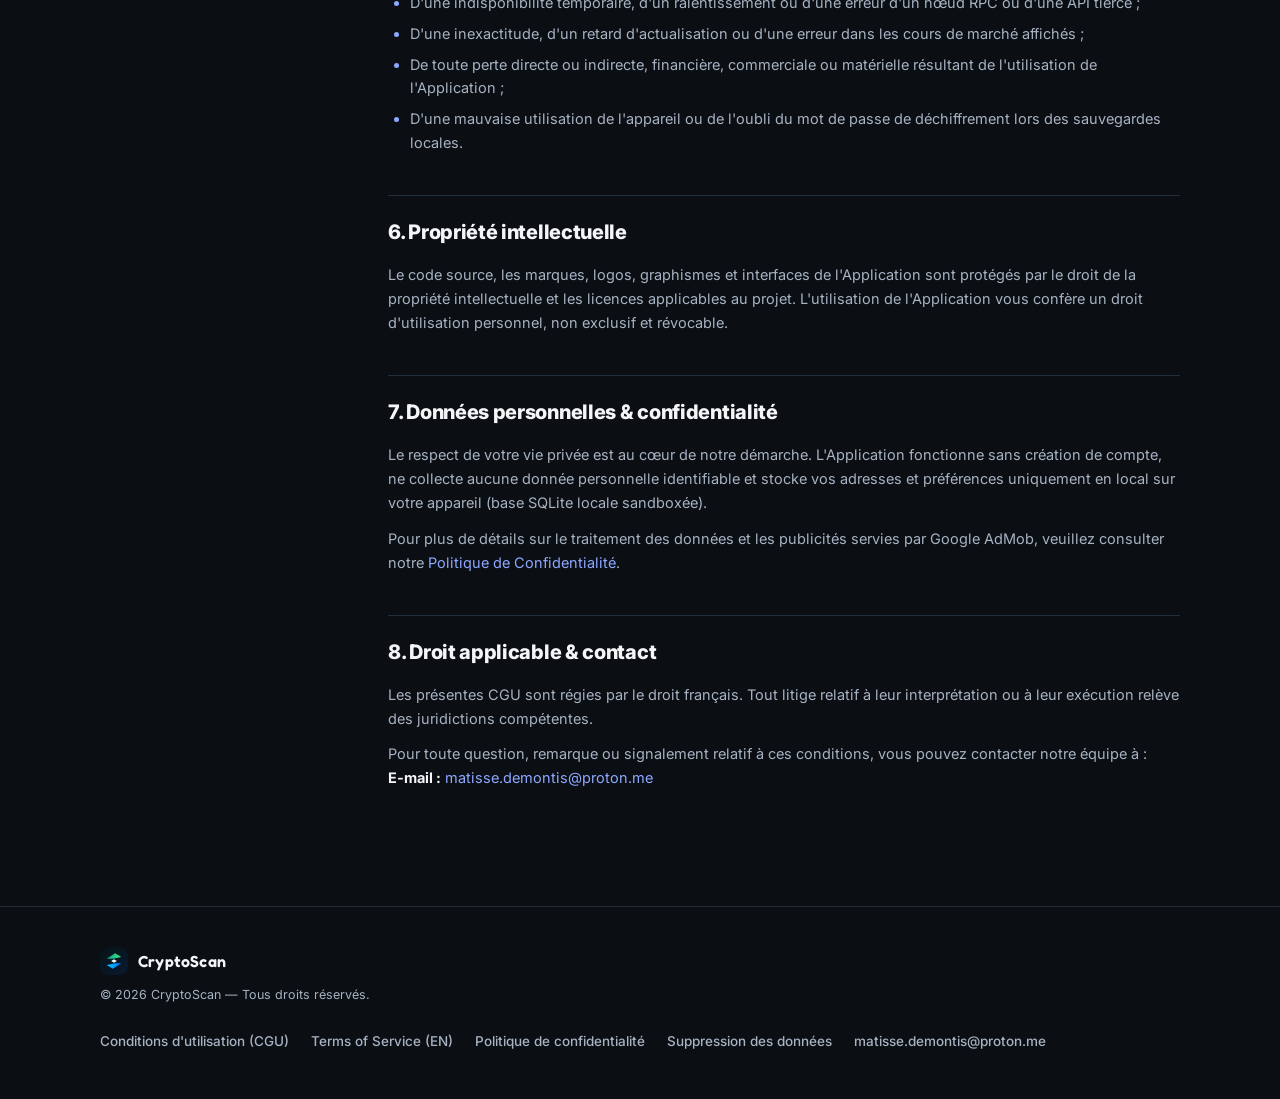
<file: terms.html>
<!doctype html>
<html lang="fr">
<head>
<meta charset="utf-8">
<title>Conditions d’utilisation — redirection</title>
<link rel="canonical" href="CryptoScan/terms.html">
<meta http-equiv="refresh" content="0; url=CryptoScan/terms.html">
<script>location.replace("CryptoScan/terms.html" + location.hash);</script>
</head>
<body>
<p>Cette page a déménagé : <a href="CryptoScan/terms.html">CryptoScan/terms.html</a></p>
</body>
</html>
</file>
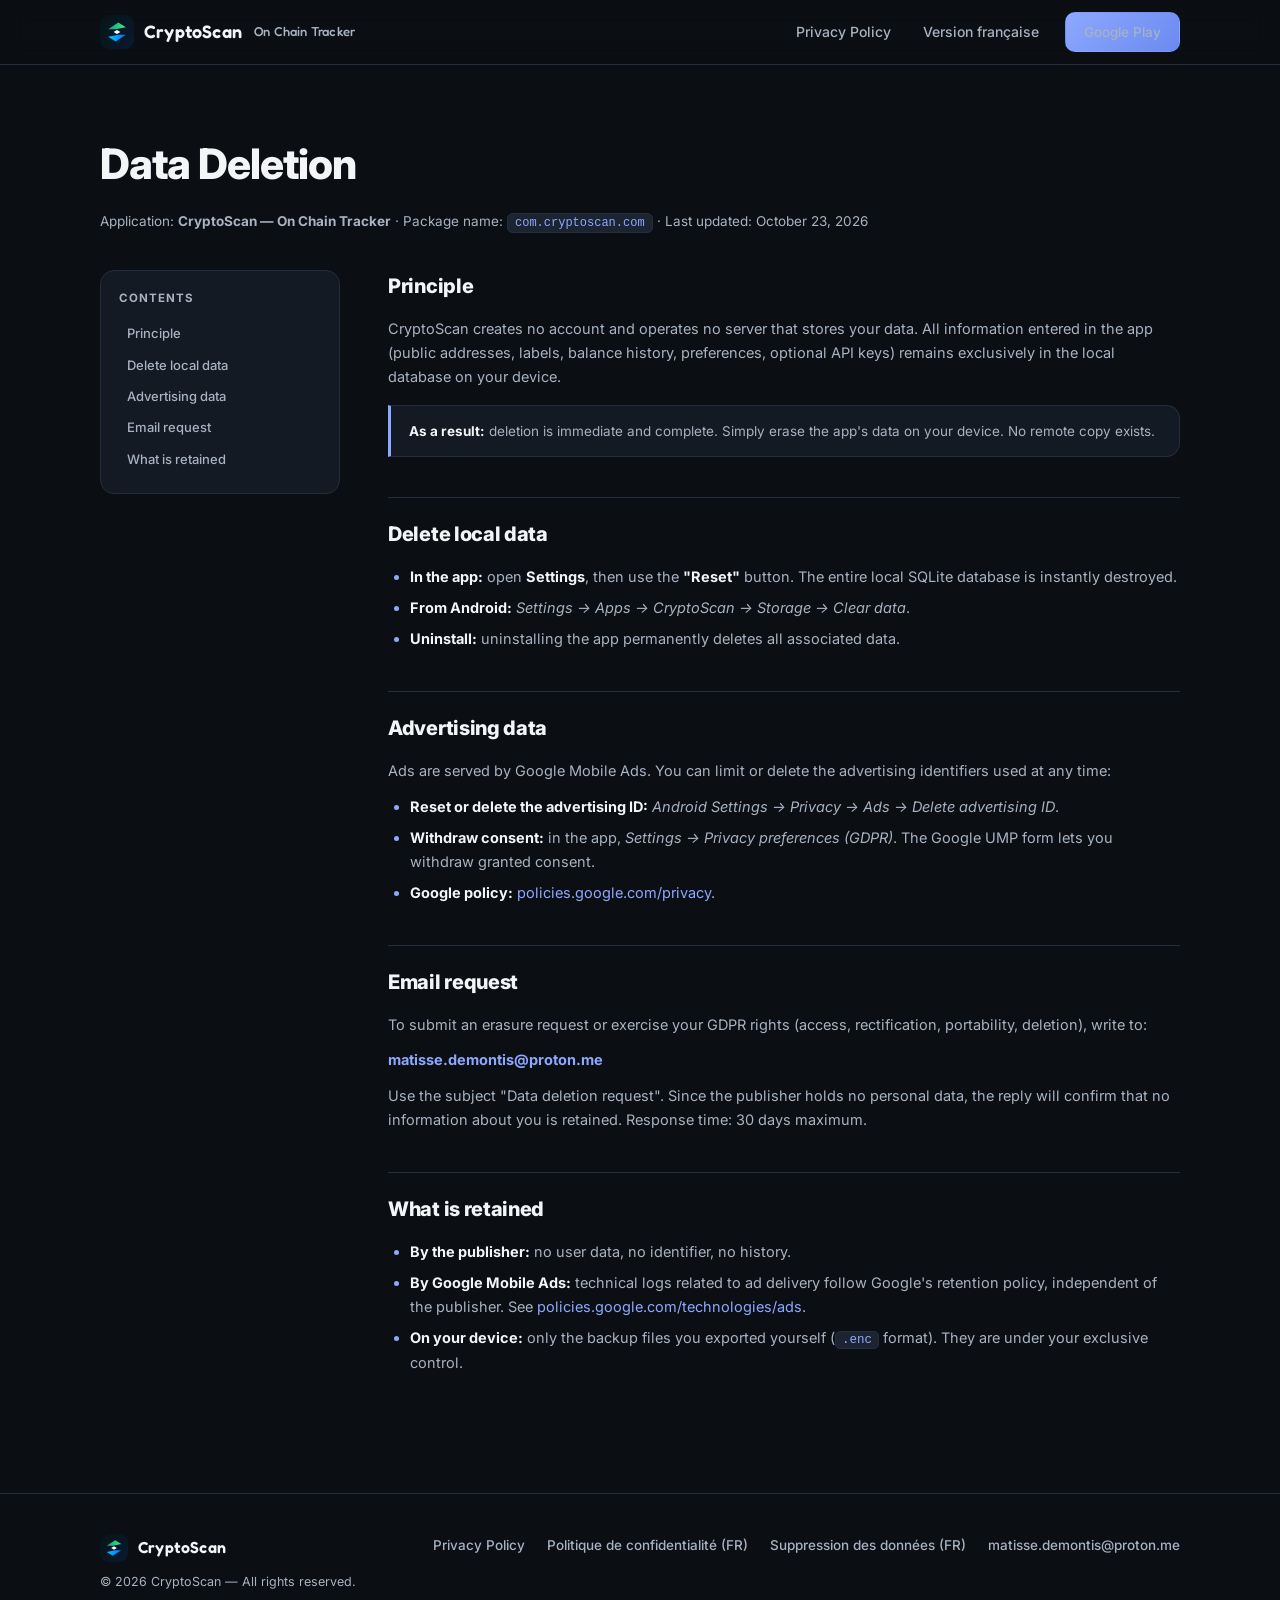
<file: CryptoScan/data-deletion-en.html>
<!DOCTYPE html>
<html lang="en">
<head>
  <meta charset="UTF-8">
  <meta name="viewport" content="width=device-width, initial-scale=1.0">
  <title>Data Deletion — CryptoScan</title>
  <meta name="description" content="How to delete your data in the CryptoScan — On Chain Tracker app (com.cryptoscan.com) and request erasure of your data.">
  <link rel="icon" type="image/svg+xml" href="assets/logo.svg">
  <link rel="preconnect" href="https://fonts.googleapis.com">
  <link rel="preconnect" href="https://fonts.gstatic.com" crossorigin>
  <link href="https://fonts.googleapis.com/css2?family=Fredoka:wght@500;600;700&family=Inter:wght@400;500;600;700;800&display=swap" rel="stylesheet">
  <link rel="stylesheet" href="assets/style.css">
</head>
<body>

  <header class="site-header">
    <div class="container">
      <a class="brand" href="index.html">
        <img src="assets/logo.svg" alt="CryptoScan logo">
        CryptoScan <span class="brand-sub">On Chain Tracker</span>
      </a>
      <nav class="main-nav">
        <a href="privacy-en.html">Privacy Policy</a>
        <a href="data-deletion.html">Version française</a>
        <a class="btn btn-primary nav-cta" style="height:40px;padding:0 18px;font-size:13.5px;" href="https://play.google.com/store/apps/details?id=com.CryptoSCAN.com" rel="noopener">Google Play</a>
      </nav>
    </div>
  </header>

  <main>
    <section class="legal-hero">
      <div class="container">
        <h1>Data Deletion</h1>
        <p class="meta">
          Application: <strong>CryptoScan — On Chain Tracker</strong> ·
          Package name: <code>com.cryptoscan.com</code> ·
          Last updated: October 23, 2026
        </p>
      </div>
    </section>

    <div class="legal-body">
      <div class="container legal-layout">

        <aside class="toc">
          <div class="toc-title">Contents</div>
          <a href="#principle">Principle</a>
          <a href="#device">Delete local data</a>
          <a href="#ads">Advertising data</a>
          <a href="#request">Email request</a>
          <a href="#retained">What is retained</a>
        </aside>

        <article class="legal-content">

          <h2 id="principle">Principle</h2>
          <p>
            CryptoScan creates no account and operates no server that stores your data.
            All information entered in the app (public addresses, labels, balance history,
            preferences, optional API keys) remains exclusively in the local database on
            your device.
          </p>
          <div class="callout">
            <strong>As a result:</strong> deletion is immediate and complete. Simply erase the
            app's data on your device. No remote copy exists.
          </div>

          <h2 id="device">Delete local data</h2>
          <ul>
            <li><strong>In the app:</strong> open <strong>Settings</strong>, then use the <strong>"Reset"</strong> button. The entire local SQLite database is instantly destroyed.</li>
            <li><strong>From Android:</strong> <em>Settings → Apps → CryptoScan → Storage → Clear data</em>.</li>
            <li><strong>Uninstall:</strong> uninstalling the app permanently deletes all associated data.</li>
          </ul>

          <h2 id="ads">Advertising data</h2>
          <p>
            Ads are served by Google Mobile Ads. You can limit or delete the advertising
            identifiers used at any time:
          </p>
          <ul>
            <li><strong>Reset or delete the advertising ID:</strong> <em>Android Settings → Privacy → Ads → Delete advertising ID</em>.</li>
            <li><strong>Withdraw consent:</strong> in the app, <em>Settings → Privacy preferences (GDPR)</em>. The Google UMP form lets you withdraw granted consent.</li>
            <li><strong>Google policy:</strong> <a href="https://policies.google.com/privacy" rel="noopener">policies.google.com/privacy</a>.</li>
          </ul>

          <h2 id="request">Email request</h2>
          <p>
            To submit an erasure request or exercise your GDPR rights (access, rectification,
            portability, deletion), write to:
          </p>
          <p><strong><a href="mailto:matisse.demontis@proton.me?subject=Data%20deletion%20request%20-%20CryptoScan">matisse.demontis@proton.me</a></strong></p>
          <p>
            Use the subject "Data deletion request". Since the publisher holds no personal data,
            the reply will confirm that no information about you is retained. Response time:
            30 days maximum.
          </p>

          <h2 id="retained">What is retained</h2>
          <ul>
            <li><strong>By the publisher:</strong> no user data, no identifier, no history.</li>
            <li><strong>By Google Mobile Ads:</strong> technical logs related to ad delivery follow Google's retention policy, independent of the publisher. See <a href="https://policies.google.com/technologies/ads" rel="noopener">policies.google.com/technologies/ads</a>.</li>
            <li><strong>On your device:</strong> only the backup files you exported yourself (<code>.enc</code> format). They are under your exclusive control.</li>
          </ul>

        </article>
      </div>
    </div>
  </main>

  <footer class="site-footer">
    <div class="container">
      <div>
        <a class="brand" href="index.html" style="font-size:16px;">
          <img src="assets/logo.svg" alt="CryptoScan logo" style="width:28px;height:28px;">
          CryptoScan
        </a>
        <p class="copyright">© 2026 CryptoScan — All rights reserved.</p>
      </div>
      <div class="footer-links">
        <a href="privacy-en.html">Privacy Policy</a>
        <a href="privacy.html">Politique de confidentialité (FR)</a>
        <a href="data-deletion.html">Suppression des données (FR)</a>
        <a href="mailto:matisse.demontis@proton.me">matisse.demontis@proton.me</a>
      </div>
    </div>
  </footer>

</body>
</html>
</file>
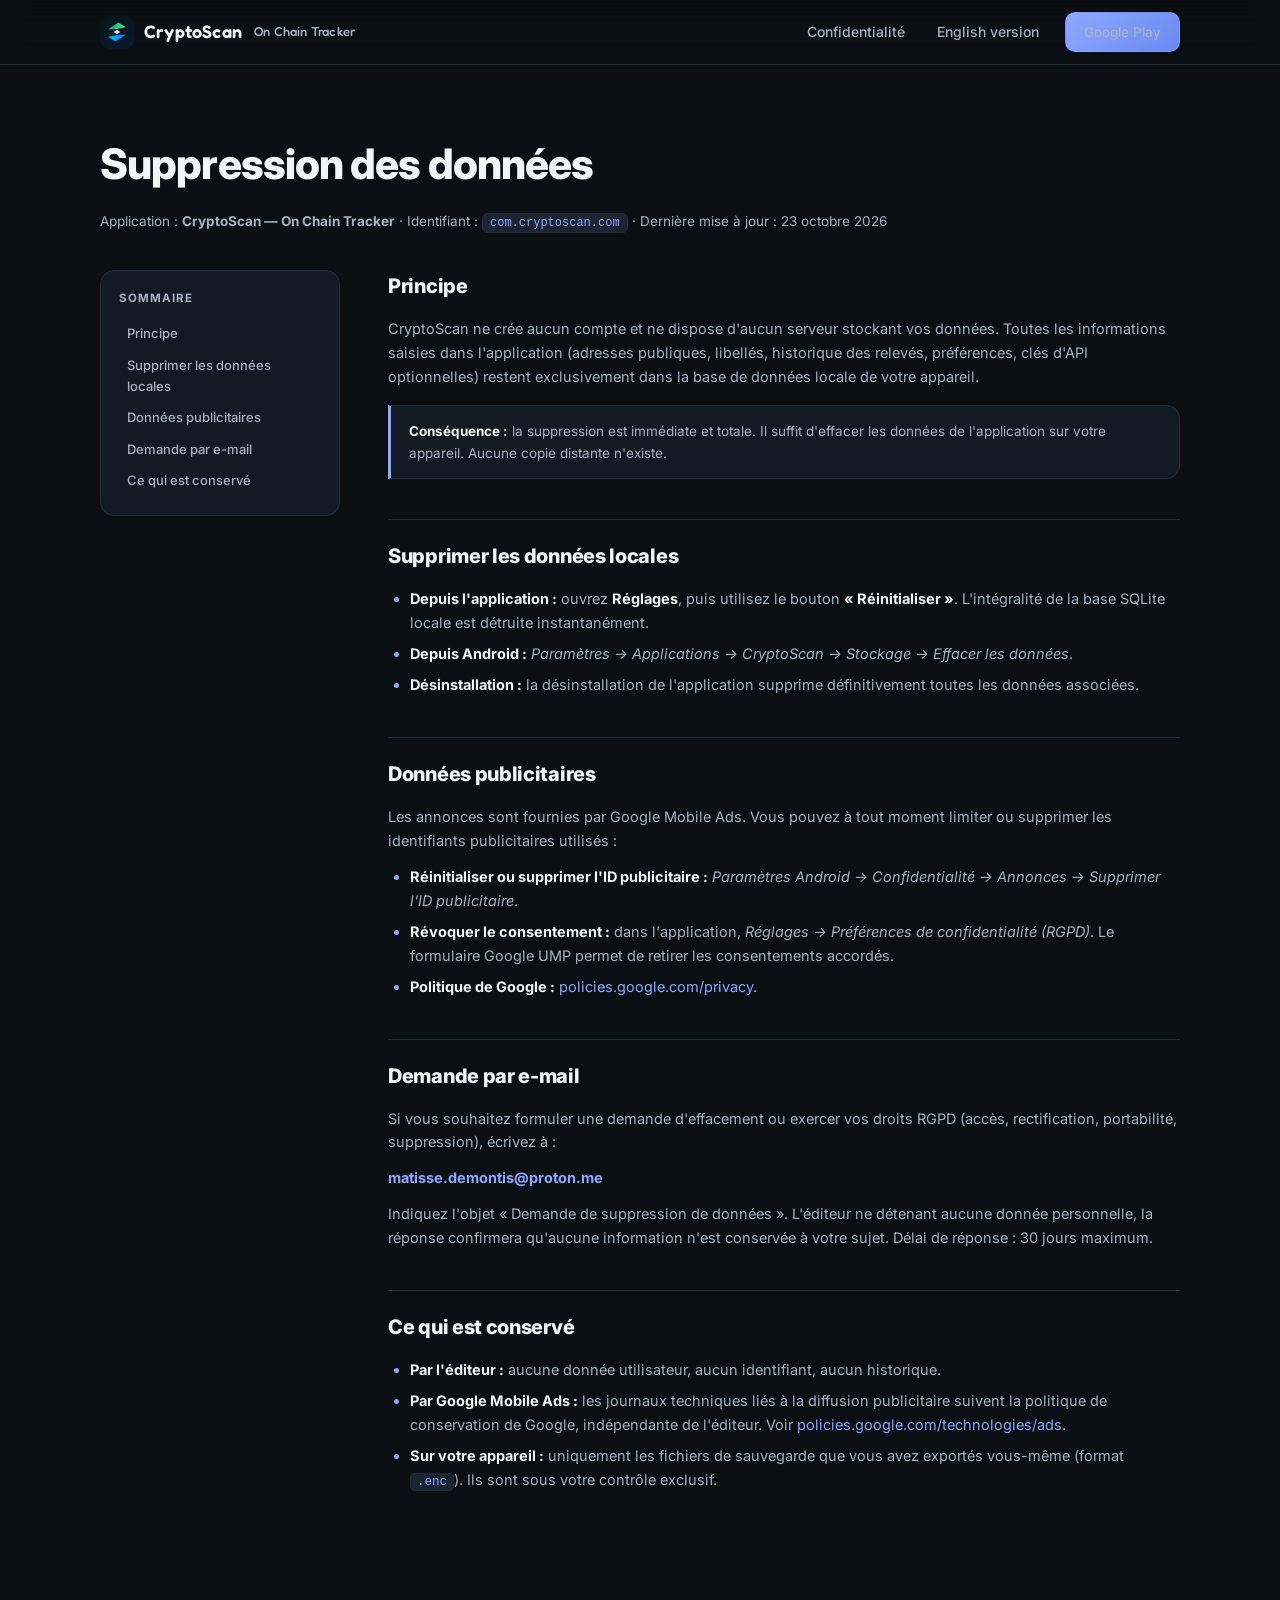
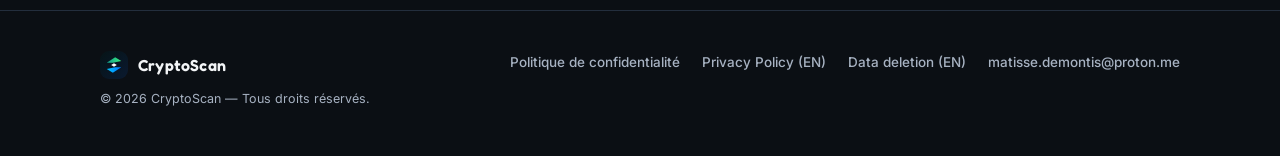
<file: CryptoScan/data-deletion.html>
<!DOCTYPE html>
<html lang="fr">
<head>
  <meta charset="UTF-8">
  <meta name="viewport" content="width=device-width, initial-scale=1.0">
  <title>Suppression des données — CryptoScan</title>
  <meta name="description" content="Comment supprimer vos données dans l'application CryptoScan — On Chain Tracker (com.cryptoscan.com) et demander l'effacement de vos données.">
  <link rel="icon" type="image/svg+xml" href="assets/logo.svg">
  <link rel="preconnect" href="https://fonts.googleapis.com">
  <link rel="preconnect" href="https://fonts.gstatic.com" crossorigin>
  <link href="https://fonts.googleapis.com/css2?family=Fredoka:wght@500;600;700&family=Inter:wght@400;500;600;700;800&display=swap" rel="stylesheet">
  <link rel="stylesheet" href="assets/style.css">
</head>
<body>

  <header class="site-header">
    <div class="container">
      <a class="brand" href="index.html">
        <img src="assets/logo.svg" alt="Logo CryptoScan">
        CryptoScan <span class="brand-sub">On Chain Tracker</span>
      </a>
      <nav class="main-nav">
        <a href="privacy.html">Confidentialité</a>
        <a href="data-deletion-en.html">English version</a>
        <a class="btn btn-primary nav-cta" style="height:40px;padding:0 18px;font-size:13.5px;" href="https://play.google.com/store/apps/details?id=com.CryptoSCAN.com" rel="noopener">Google Play</a>
      </nav>
    </div>
  </header>

  <main>
    <section class="legal-hero">
      <div class="container">
        <h1>Suppression des données</h1>
        <p class="meta">
          Application : <strong>CryptoScan — On Chain Tracker</strong> ·
          Identifiant : <code>com.cryptoscan.com</code> ·
          Dernière mise à jour : 23 octobre 2026
        </p>
      </div>
    </section>

    <div class="legal-body">
      <div class="container legal-layout">

        <aside class="toc">
          <div class="toc-title">Sommaire</div>
          <a href="#principe">Principe</a>
          <a href="#appareil">Supprimer les données locales</a>
          <a href="#publicite">Données publicitaires</a>
          <a href="#demande">Demande par e-mail</a>
          <a href="#conserve">Ce qui est conservé</a>
        </aside>

        <article class="legal-content">

          <h2 id="principe">Principe</h2>
          <p>
            CryptoScan ne crée aucun compte et ne dispose d'aucun serveur stockant vos données.
            Toutes les informations saisies dans l'application (adresses publiques, libellés,
            historique des relevés, préférences, clés d'API optionnelles) restent exclusivement
            dans la base de données locale de votre appareil.
          </p>
          <div class="callout">
            <strong>Conséquence :</strong> la suppression est immédiate et totale. Il suffit
            d'effacer les données de l'application sur votre appareil. Aucune copie distante
            n'existe.
          </div>

          <h2 id="appareil">Supprimer les données locales</h2>
          <ul>
            <li><strong>Depuis l'application :</strong> ouvrez <strong>Réglages</strong>, puis utilisez le bouton <strong>« Réinitialiser »</strong>. L'intégralité de la base SQLite locale est détruite instantanément.</li>
            <li><strong>Depuis Android :</strong> <em>Paramètres → Applications → CryptoScan → Stockage → Effacer les données</em>.</li>
            <li><strong>Désinstallation :</strong> la désinstallation de l'application supprime définitivement toutes les données associées.</li>
          </ul>

          <h2 id="publicite">Données publicitaires</h2>
          <p>
            Les annonces sont fournies par Google Mobile Ads. Vous pouvez à tout moment limiter
            ou supprimer les identifiants publicitaires utilisés :
          </p>
          <ul>
            <li><strong>Réinitialiser ou supprimer l'ID publicitaire :</strong> <em>Paramètres Android → Confidentialité → Annonces → Supprimer l'ID publicitaire</em>.</li>
            <li><strong>Révoquer le consentement :</strong> dans l'application, <em>Réglages → Préférences de confidentialité (RGPD)</em>. Le formulaire Google UMP permet de retirer les consentements accordés.</li>
            <li><strong>Politique de Google :</strong> <a href="https://policies.google.com/privacy" rel="noopener">policies.google.com/privacy</a>.</li>
          </ul>

          <h2 id="demande">Demande par e-mail</h2>
          <p>
            Si vous souhaitez formuler une demande d'effacement ou exercer vos droits RGPD
            (accès, rectification, portabilité, suppression), écrivez à :
          </p>
          <p><strong><a href="mailto:matisse.demontis@proton.me?subject=Demande%20de%20suppression%20de%20donn%C3%A9es%20-%20CryptoScan">matisse.demontis@proton.me</a></strong></p>
          <p>
            Indiquez l'objet « Demande de suppression de données ». L'éditeur ne détenant aucune
            donnée personnelle, la réponse confirmera qu'aucune information n'est conservée à
            votre sujet. Délai de réponse : 30 jours maximum.
          </p>

          <h2 id="conserve">Ce qui est conservé</h2>
          <ul>
            <li><strong>Par l'éditeur :</strong> aucune donnée utilisateur, aucun identifiant, aucun historique.</li>
            <li><strong>Par Google Mobile Ads :</strong> les journaux techniques liés à la diffusion publicitaire suivent la politique de conservation de Google, indépendante de l'éditeur. Voir <a href="https://policies.google.com/technologies/ads" rel="noopener">policies.google.com/technologies/ads</a>.</li>
            <li><strong>Sur votre appareil :</strong> uniquement les fichiers de sauvegarde que vous avez exportés vous-même (format <code>.enc</code>). Ils sont sous votre contrôle exclusif.</li>
          </ul>

        </article>
      </div>
    </div>
  </main>

  <footer class="site-footer">
    <div class="container">
      <div>
        <a class="brand" href="index.html" style="font-size:16px;">
          <img src="assets/logo.svg" alt="Logo CryptoScan" style="width:28px;height:28px;">
          CryptoScan
        </a>
        <p class="copyright">© 2026 CryptoScan — Tous droits réservés.</p>
      </div>
      <div class="footer-links">
        <a href="privacy.html">Politique de confidentialité</a>
        <a href="privacy-en.html">Privacy Policy (EN)</a>
        <a href="data-deletion-en.html">Data deletion (EN)</a>
        <a href="mailto:matisse.demontis@proton.me">matisse.demontis@proton.me</a>
      </div>
    </div>
  </footer>

</body>
</html>
</file>
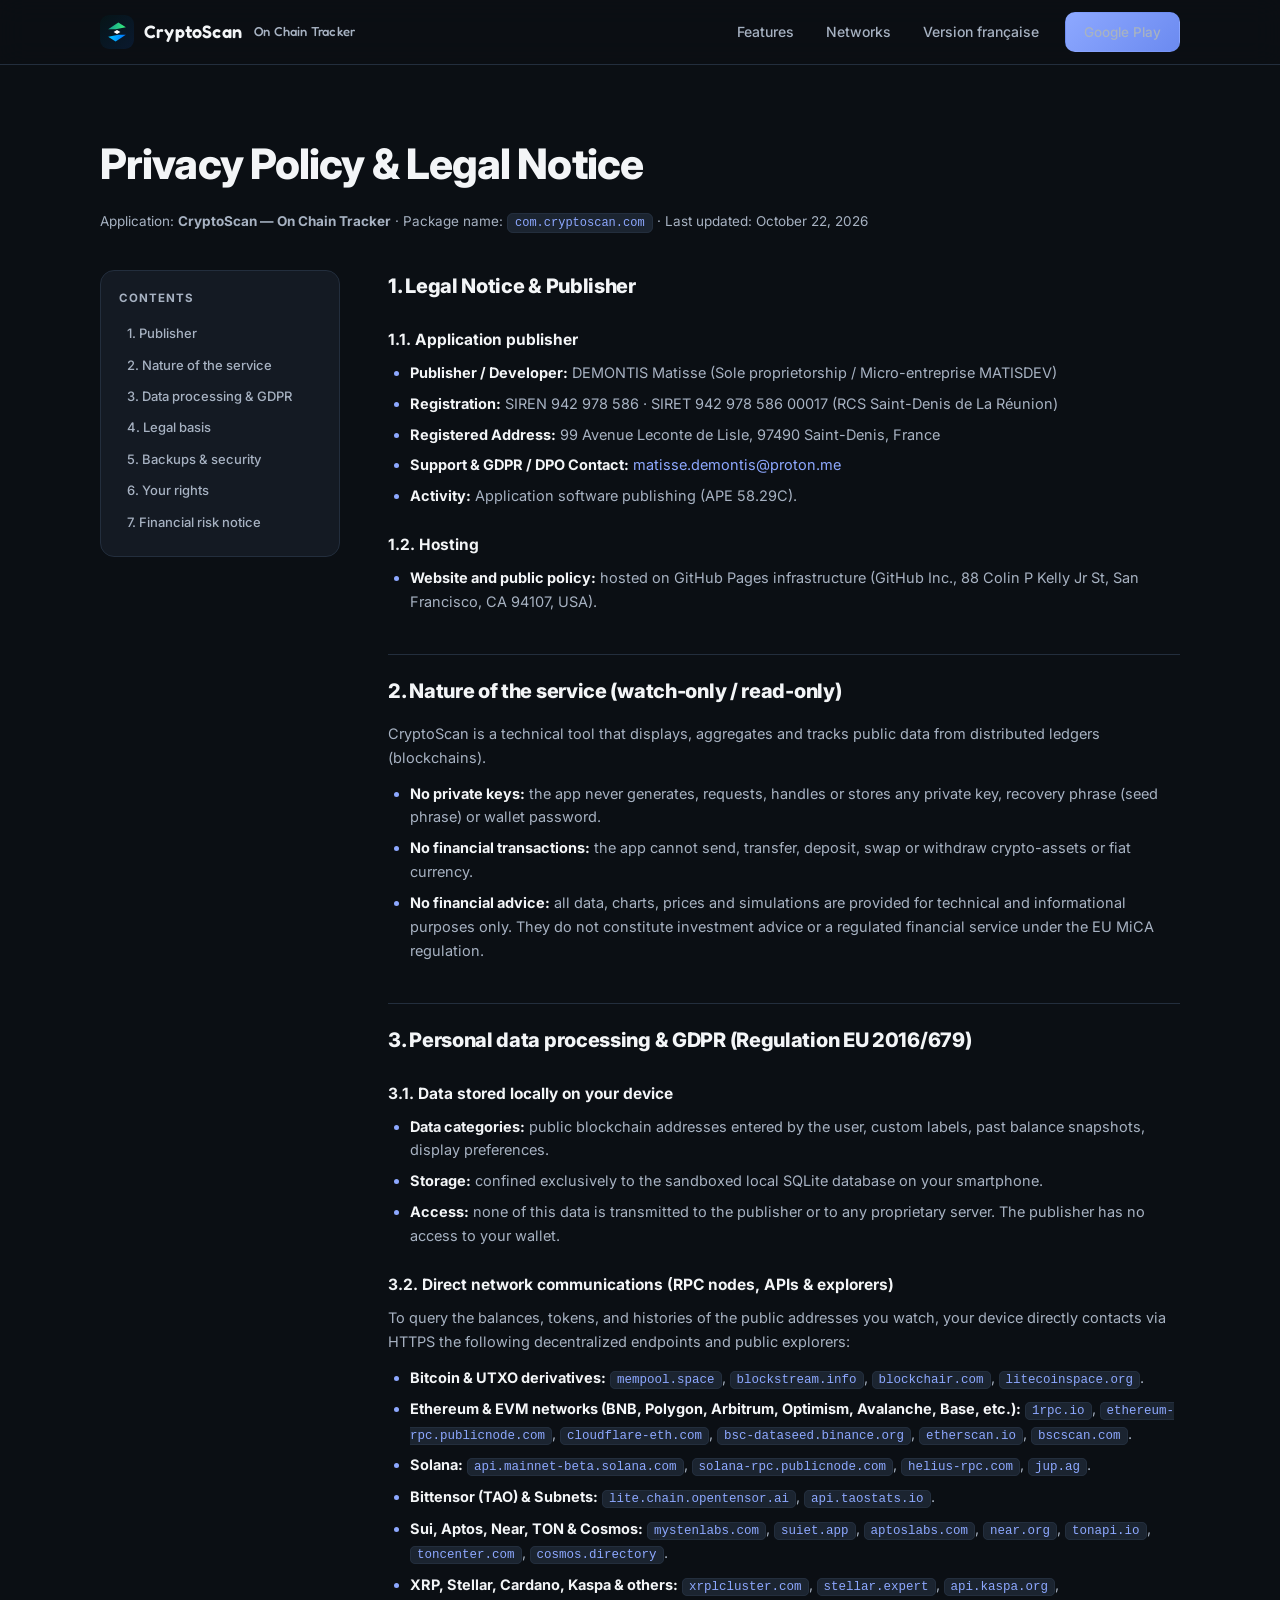
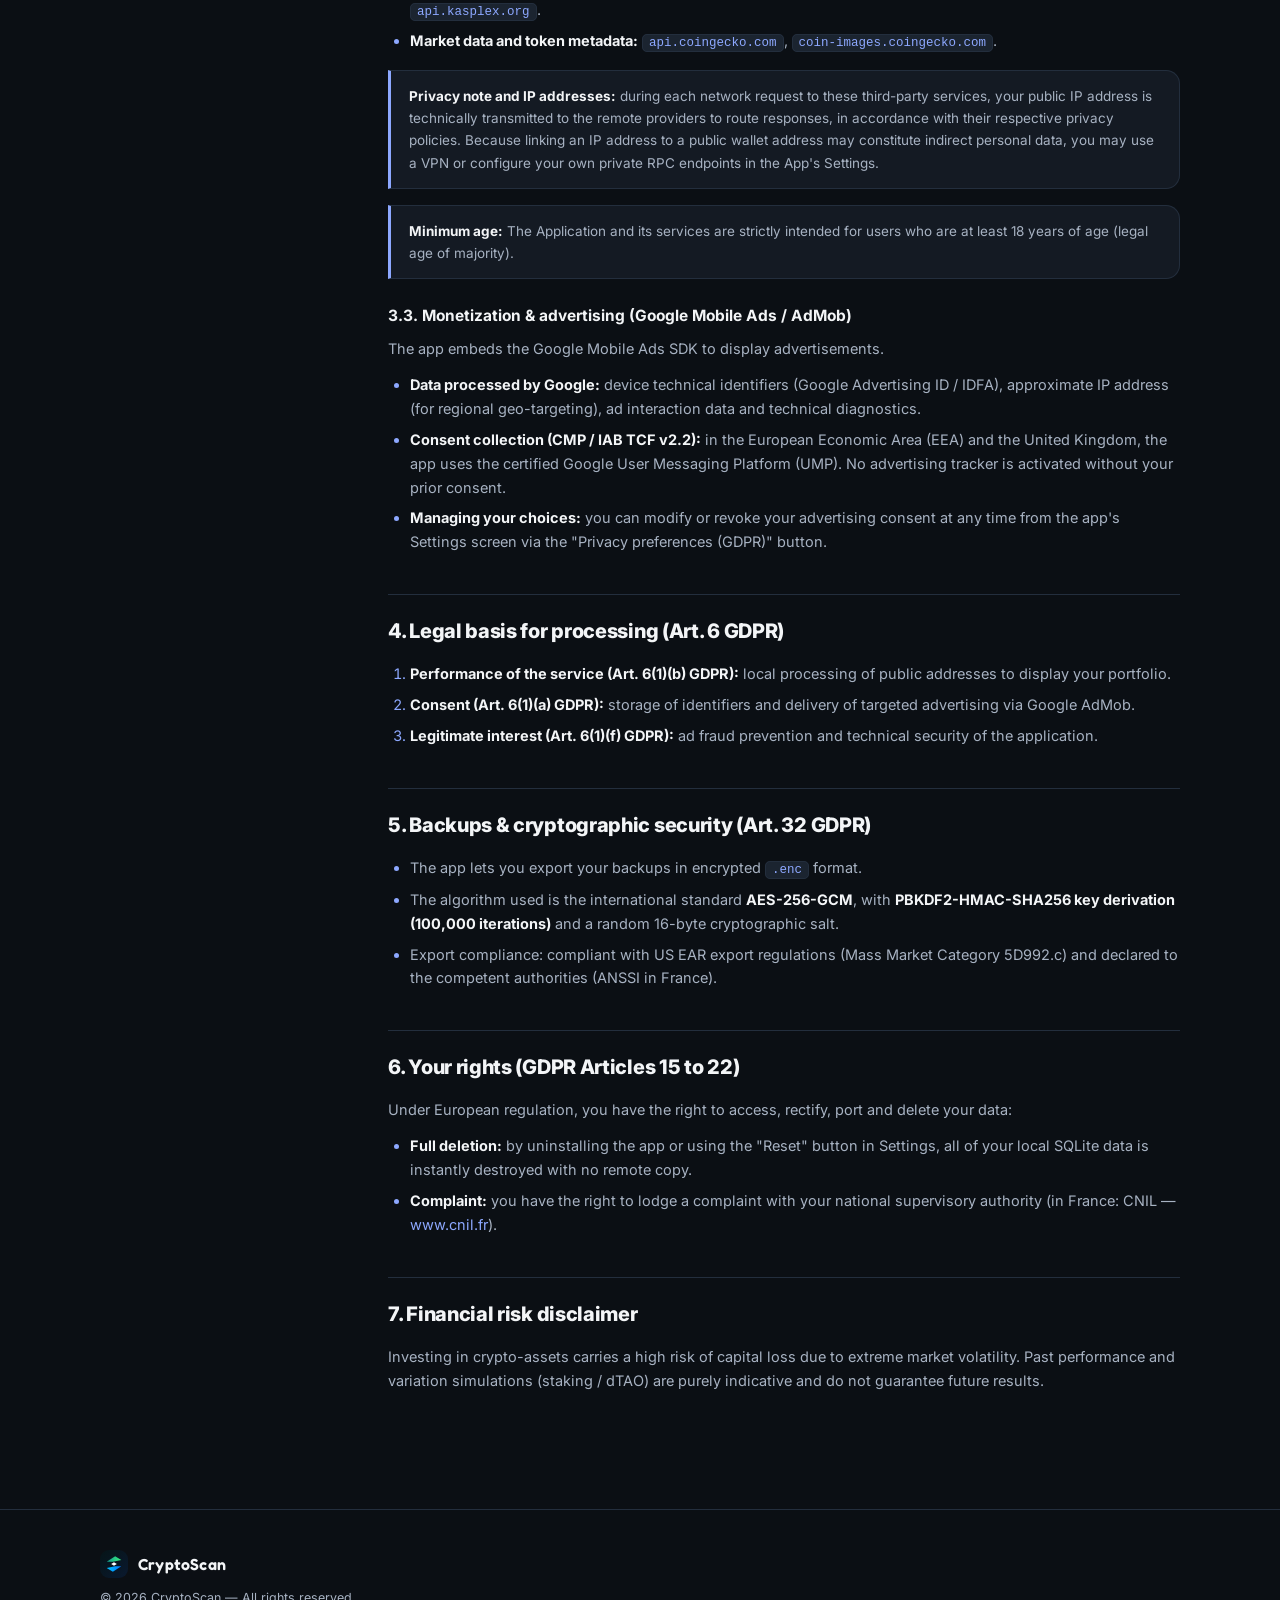
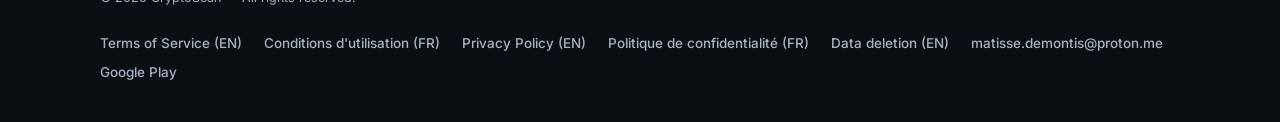
<file: CryptoScan/privacy-en.html>
<!DOCTYPE html>
<html lang="en">
<head>
  <meta charset="UTF-8">
  <meta name="viewport" content="width=device-width, initial-scale=1.0">
  <title>Privacy Policy — CryptoScan</title>
  <link rel="icon" type="image/svg+xml" href="assets/logo.svg">
  <link rel="icon" type="image/png" sizes="64x64" href="assets/favicon.png">
  <link rel="apple-touch-icon" href="assets/logo.png">
  <link rel="preconnect" href="https://fonts.googleapis.com">
  <link rel="preconnect" href="https://fonts.gstatic.com" crossorigin>
  <link href="https://fonts.googleapis.com/css2?family=Fredoka:wght@500;600;700&family=Inter:wght@400;500;600;700;800&display=swap" rel="stylesheet">
  <link rel="stylesheet" href="assets/style.css">
</head>
<body>

  <header class="site-header">
    <div class="container">
      <a class="brand" href="index.html">
        <img src="assets/logo.svg" alt="CryptoScan logo">
        CryptoScan <span class="brand-sub">On Chain Tracker</span>
      </a>
      <nav class="main-nav">
        <a href="index.html#features">Features</a>
        <a href="index.html#chains">Networks</a>
        <a href="privacy.html">Version française</a>
        <a class="btn btn-primary nav-cta" style="height:40px;padding:0 18px;font-size:13.5px;" href="https://play.google.com/store/apps/details?id=com.CryptoSCAN.com" rel="noopener">Google Play</a>
      </nav>
    </div>
  </header>

  <main>
    <section class="legal-hero">
      <div class="container">
        <h1>Privacy Policy &amp; Legal Notice</h1>
        <p class="meta">
          Application: <strong>CryptoScan — On Chain Tracker</strong> ·
          Package name: <code>com.cryptoscan.com</code> ·
          Last updated: October 22, 2026
        </p>
      </div>
    </section>

    <div class="legal-body">
      <div class="container legal-layout">

        <aside class="toc">
          <div class="toc-title">Contents</div>
          <a href="#publisher">1. Publisher</a>
          <a href="#service">2. Nature of the service</a>
          <a href="#data">3. Data processing &amp; GDPR</a>
          <a href="#legal-basis">4. Legal basis</a>
          <a href="#security">5. Backups &amp; security</a>
          <a href="#rights">6. Your rights</a>
          <a href="#risk">7. Financial risk notice</a>
        </aside>

        <article class="legal-content">

          <h2 id="publisher">1. Legal Notice &amp; Publisher</h2>
          <h3>1.1. Application publisher</h3>
          <ul>
            <li><strong>Publisher / Developer:</strong> DEMONTIS Matisse (Sole proprietorship / Micro-entreprise MATISDEV)</li>
            <li><strong>Registration:</strong> SIREN 942 978 586 · SIRET 942 978 586 00017 (RCS Saint-Denis de La Réunion)</li>
            <li><strong>Registered Address:</strong> 99 Avenue Leconte de Lisle, 97490 Saint-Denis, France</li>
            <li><strong>Support &amp; GDPR / DPO Contact:</strong> <a href="mailto:matisse.demontis@proton.me">matisse.demontis@proton.me</a></li>
            <li><strong>Activity:</strong> Application software publishing (APE 58.29C).</li>
          </ul>
          <h3>1.2. Hosting</h3>
          <ul>
            <li><strong>Website and public policy:</strong> hosted on GitHub Pages infrastructure (GitHub Inc., 88 Colin P Kelly Jr St, San Francisco, CA 94107, USA).</li>
          </ul>

          <h2 id="service">2. Nature of the service (watch-only / read-only)</h2>
          <p>
            CryptoScan is a technical tool that displays, aggregates and tracks public data
            from distributed ledgers (blockchains).
          </p>
          <ul>
            <li><strong>No private keys:</strong> the app never generates, requests, handles or stores any private key, recovery phrase (seed phrase) or wallet password.</li>
            <li><strong>No financial transactions:</strong> the app cannot send, transfer, deposit, swap or withdraw crypto-assets or fiat currency.</li>
            <li><strong>No financial advice:</strong> all data, charts, prices and simulations are provided for technical and informational purposes only. They do not constitute investment advice or a regulated financial service under the EU MiCA regulation.</li>
          </ul>

          <h2 id="data">3. Personal data processing &amp; GDPR (Regulation EU 2016/679)</h2>

          <h3>3.1. Data stored locally on your device</h3>
          <ul>
            <li><strong>Data categories:</strong> public blockchain addresses entered by the user, custom labels, past balance snapshots, display preferences.</li>
            <li><strong>Storage:</strong> confined exclusively to the sandboxed local SQLite database on your smartphone.</li>
            <li><strong>Access:</strong> none of this data is transmitted to the publisher or to any proprietary server. The publisher has no access to your wallet.</li>
          </ul>

          <h3>3.2. Direct network communications (RPC nodes, APIs &amp; explorers)</h3>
          <p>
            To query the balances, tokens, and histories of the public addresses you watch, your device directly
            contacts via HTTPS the following decentralized endpoints and public explorers:
          </p>
          <ul>
            <li><strong>Bitcoin &amp; UTXO derivatives:</strong> <code>mempool.space</code>, <code>blockstream.info</code>, <code>blockchair.com</code>, <code>litecoinspace.org</code>.</li>
            <li><strong>Ethereum &amp; EVM networks (BNB, Polygon, Arbitrum, Optimism, Avalanche, Base, etc.):</strong> <code>1rpc.io</code>, <code>ethereum-rpc.publicnode.com</code>, <code>cloudflare-eth.com</code>, <code>bsc-dataseed.binance.org</code>, <code>etherscan.io</code>, <code>bscscan.com</code>.</li>
            <li><strong>Solana:</strong> <code>api.mainnet-beta.solana.com</code>, <code>solana-rpc.publicnode.com</code>, <code>helius-rpc.com</code>, <code>jup.ag</code>.</li>
            <li><strong>Bittensor (TAO) &amp; Subnets:</strong> <code>lite.chain.opentensor.ai</code>, <code>api.taostats.io</code>.</li>
            <li><strong>Sui, Aptos, Near, TON &amp; Cosmos:</strong> <code>mystenlabs.com</code>, <code>suiet.app</code>, <code>aptoslabs.com</code>, <code>near.org</code>, <code>tonapi.io</code>, <code>toncenter.com</code>, <code>cosmos.directory</code>.</li>
            <li><strong>XRP, Stellar, Cardano, Kaspa &amp; others:</strong> <code>xrplcluster.com</code>, <code>stellar.expert</code>, <code>api.kaspa.org</code>, <code>api.kasplex.org</code>.</li>
            <li><strong>Market data and token metadata:</strong> <code>api.coingecko.com</code>, <code>coin-images.coingecko.com</code>.</li>
          </ul>
          <div class="callout">
            <strong>Privacy note and IP addresses:</strong> during each network request to these third-party services, your public IP address is
            technically transmitted to the remote providers to route responses, in accordance with their respective privacy policies.
            Because linking an IP address to a public wallet address may constitute indirect personal data, you may use a VPN or configure
            your own private RPC endpoints in the App's Settings.
          </div>
          <div class="callout" style="margin-top:12px;">
            <strong>Minimum age:</strong> The Application and its services are strictly intended for users who are at least 18 years of age (legal age of majority).
          </div>

          <h3>3.3. Monetization &amp; advertising (Google Mobile Ads / AdMob)</h3>
          <p>The app embeds the Google Mobile Ads SDK to display advertisements.</p>
          <ul>
            <li><strong>Data processed by Google:</strong> device technical identifiers (Google Advertising ID / IDFA), approximate IP address (for regional geo-targeting), ad interaction data and technical diagnostics.</li>
            <li><strong>Consent collection (CMP / IAB TCF v2.2):</strong> in the European Economic Area (EEA) and the United Kingdom, the app uses the certified Google User Messaging Platform (UMP). No advertising tracker is activated without your prior consent.</li>
            <li><strong>Managing your choices:</strong> you can modify or revoke your advertising consent at any time from the app's Settings screen via the "Privacy preferences (GDPR)" button.</li>
          </ul>

          <h2 id="legal-basis">4. Legal basis for processing (Art. 6 GDPR)</h2>
          <ol>
            <li><strong>Performance of the service (Art. 6(1)(b) GDPR):</strong> local processing of public addresses to display your portfolio.</li>
            <li><strong>Consent (Art. 6(1)(a) GDPR):</strong> storage of identifiers and delivery of targeted advertising via Google AdMob.</li>
            <li><strong>Legitimate interest (Art. 6(1)(f) GDPR):</strong> ad fraud prevention and technical security of the application.</li>
          </ol>

          <h2 id="security">5. Backups &amp; cryptographic security (Art. 32 GDPR)</h2>
          <ul>
            <li>The app lets you export your backups in encrypted <code>.enc</code> format.</li>
            <li>The algorithm used is the international standard <strong>AES-256-GCM</strong>, with <strong>PBKDF2-HMAC-SHA256 key derivation (100,000 iterations)</strong> and a random 16-byte cryptographic salt.</li>
            <li>Export compliance: compliant with US EAR export regulations (Mass Market Category 5D992.c) and declared to the competent authorities (ANSSI in France).</li>
          </ul>

          <h2 id="rights">6. Your rights (GDPR Articles 15 to 22)</h2>
          <p>
            Under European regulation, you have the right to access, rectify, port and
            delete your data:
          </p>
          <ul>
            <li><strong>Full deletion:</strong> by uninstalling the app or using the "Reset" button in Settings, all of your local SQLite data is instantly destroyed with no remote copy.</li>
            <li><strong>Complaint:</strong> you have the right to lodge a complaint with your national supervisory authority (in France: CNIL — <a href="https://www.cnil.fr" rel="noopener">www.cnil.fr</a>).</li>
          </ul>

          <h2 id="risk">7. Financial risk disclaimer</h2>
          <p>
            Investing in crypto-assets carries a high risk of capital loss due to extreme market
            volatility. Past performance and variation simulations (staking / dTAO) are purely
            indicative and do not guarantee future results.
          </p>

        </article>
      </div>
    </div>
  </main>

  <footer class="site-footer">
    <div class="container">
      <div>
        <a class="brand" href="index.html" style="font-size:16px;">
          <img src="assets/logo.svg" alt="CryptoScan logo" style="width:28px;height:28px;">
          CryptoScan
        </a>
        <p class="copyright">© 2026 CryptoScan — All rights reserved.</p>
      </div>
      <div class="footer-links">
        <a href="terms-en.html">Terms of Service (EN)</a>
        <a href="terms.html">Conditions d'utilisation (FR)</a>
        <a href="privacy-en.html">Privacy Policy (EN)</a>
        <a href="privacy.html">Politique de confidentialité (FR)</a>
        <a href="data-deletion-en.html">Data deletion (EN)</a>
        <a href="mailto:matisse.demontis@proton.me">matisse.demontis@proton.me</a>
        <a href="https://play.google.com/store/apps/details?id=com.CryptoSCAN.com" rel="noopener">Google Play</a>
      </div>
    </div>
  </footer>

</body>
</html>
</file>
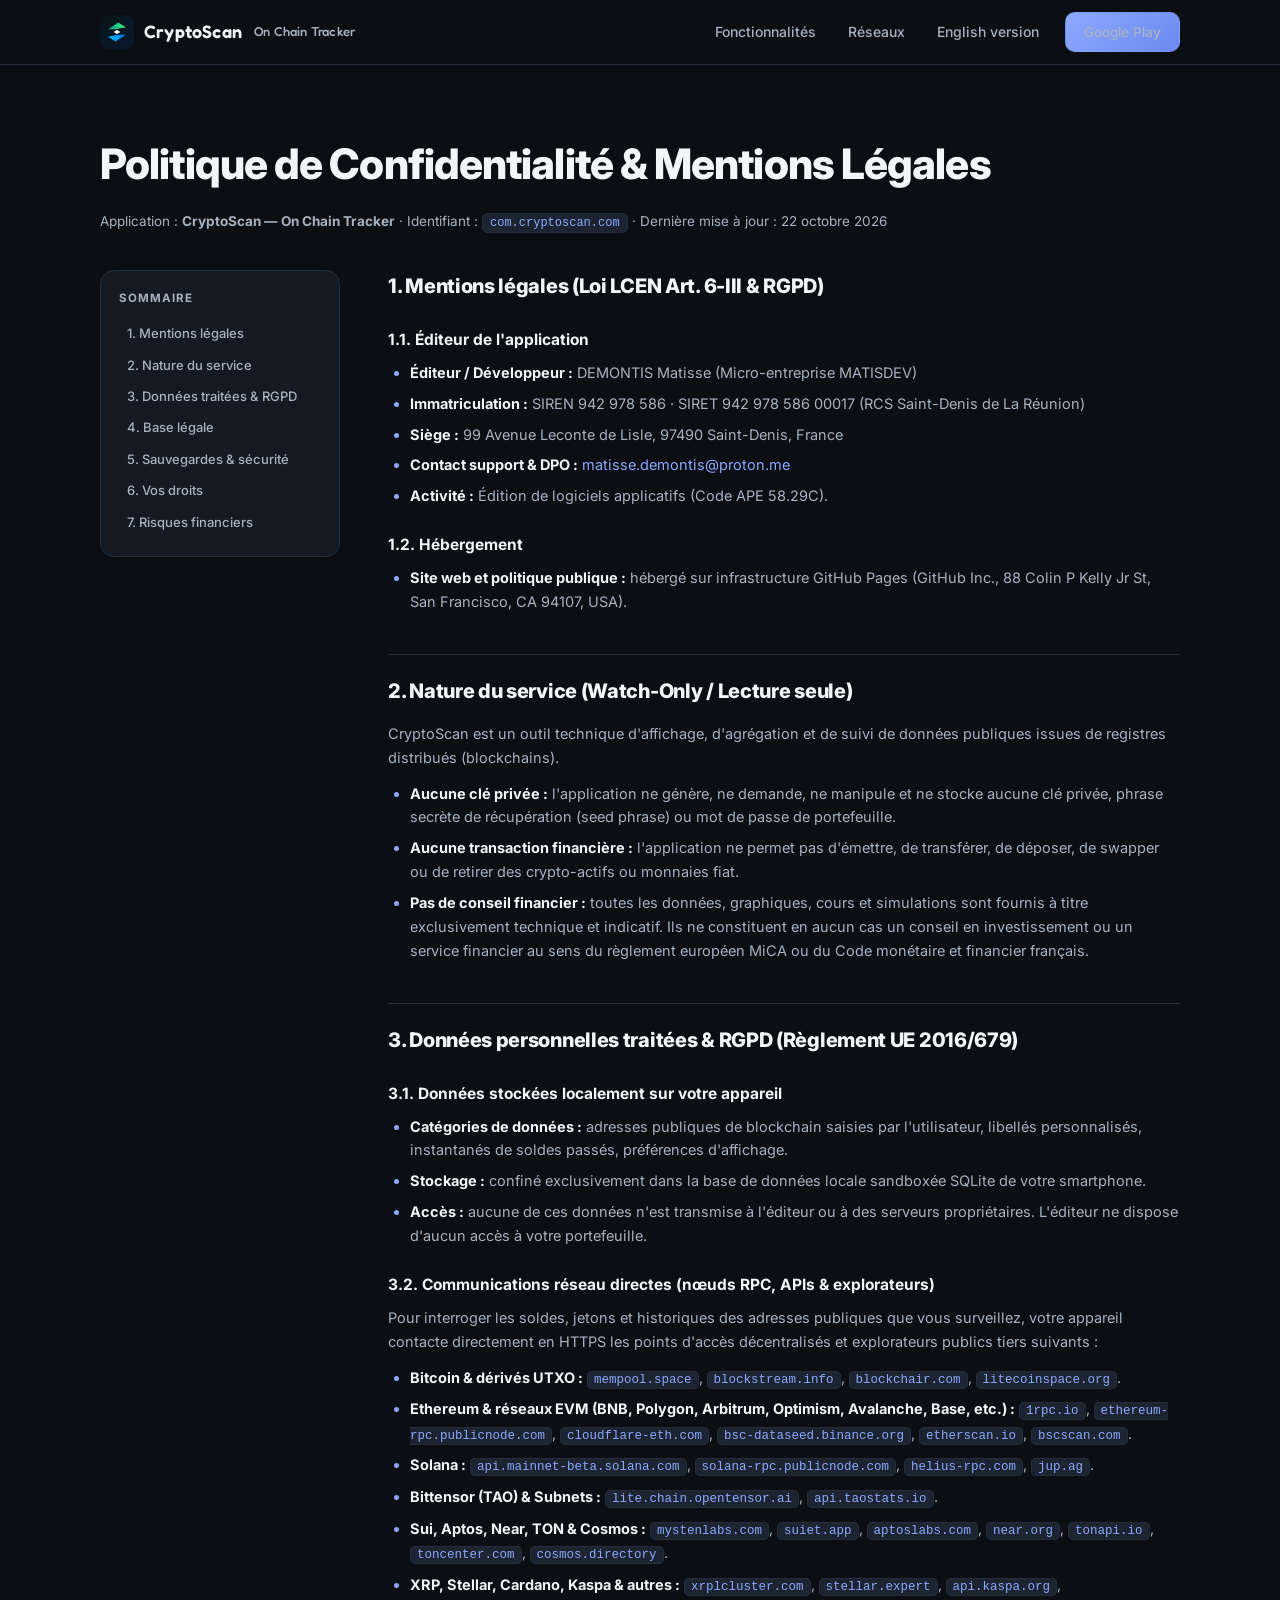
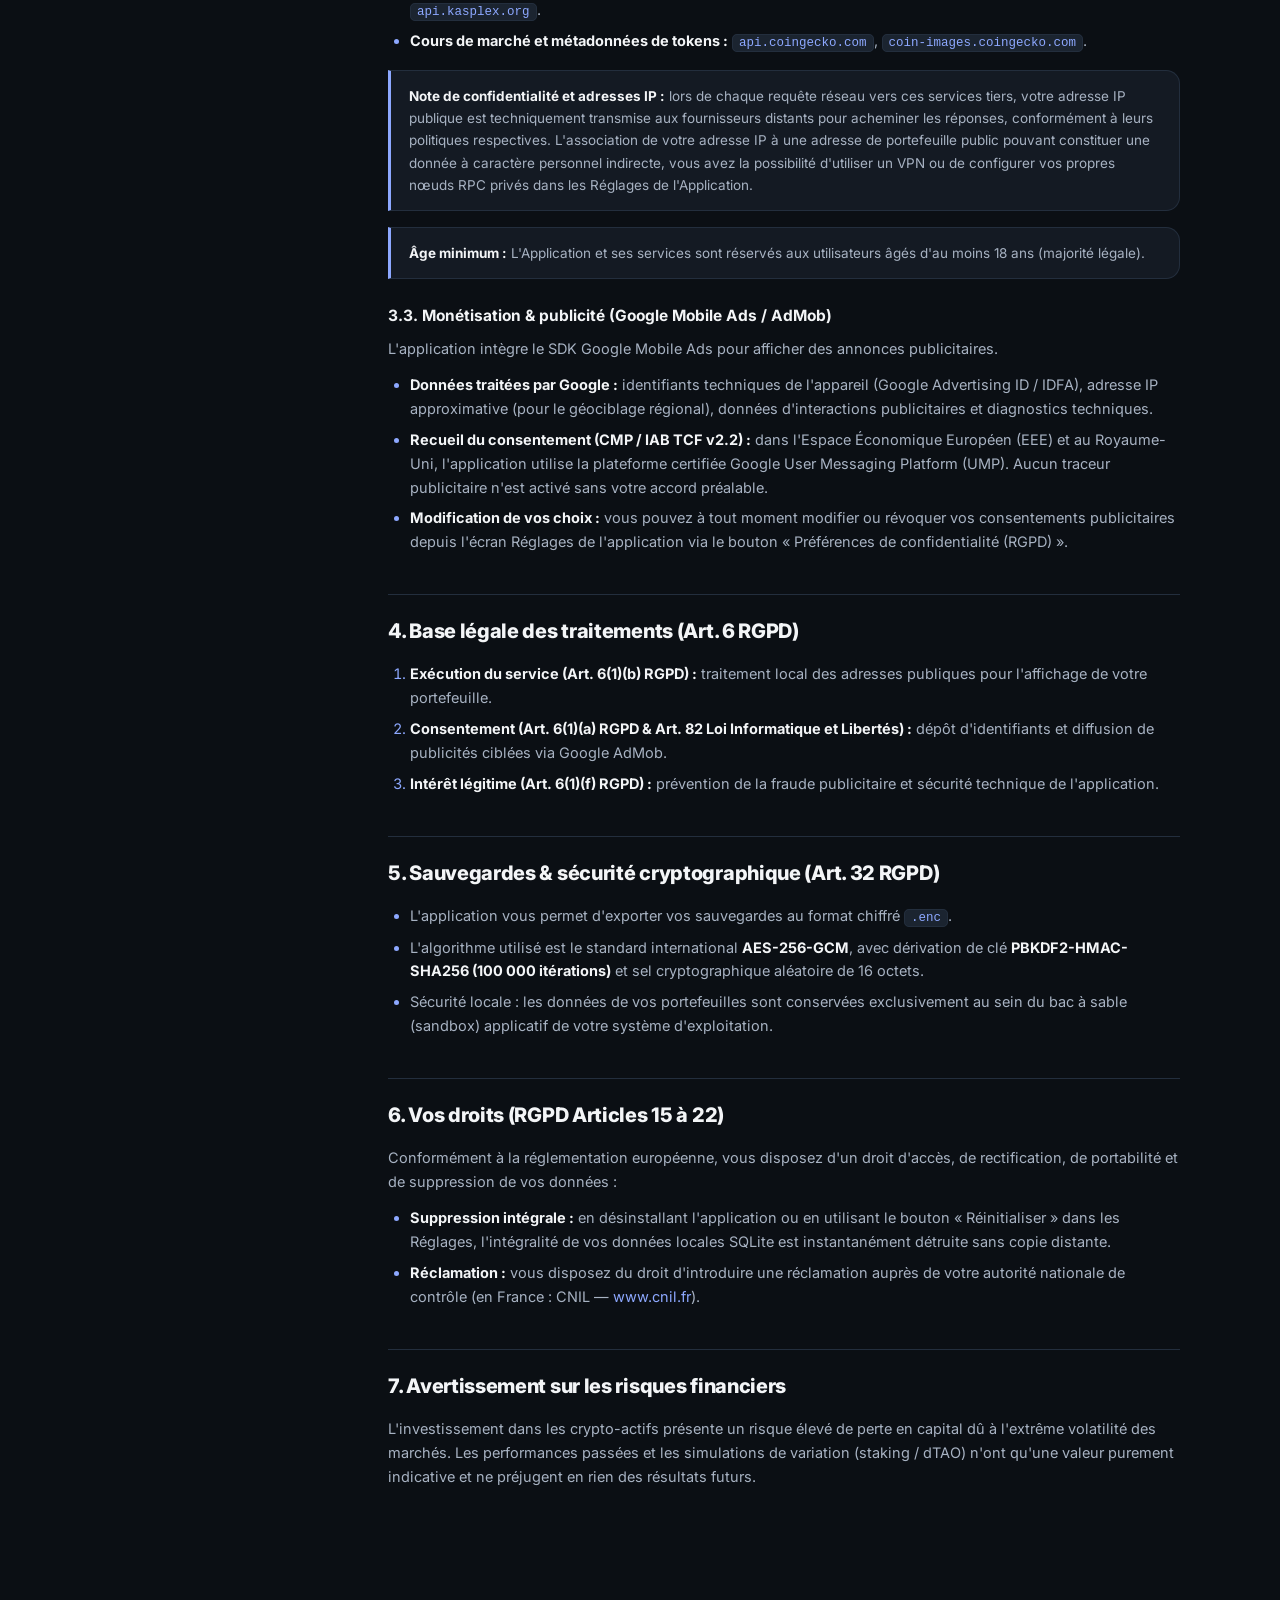
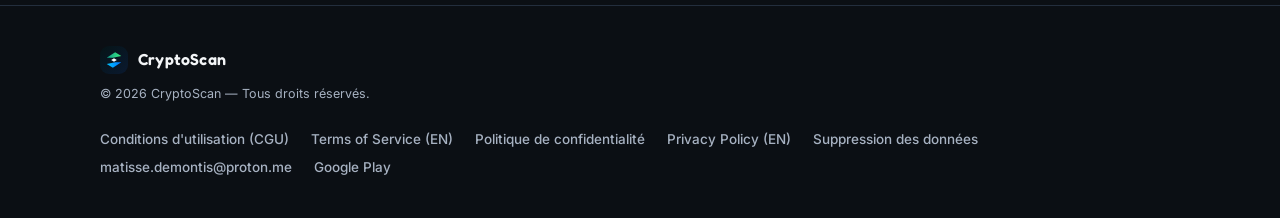
<file: CryptoScan/privacy.html>
<!DOCTYPE html>
<html lang="fr">
<head>
  <meta charset="UTF-8">
  <meta name="viewport" content="width=device-width, initial-scale=1.0">
  <title>Politique de Confidentialité — CryptoScan</title>
  <link rel="icon" type="image/svg+xml" href="assets/logo.svg">
  <link rel="icon" type="image/png" sizes="64x64" href="assets/favicon.png">
  <link rel="apple-touch-icon" href="assets/logo.png">
  <link rel="preconnect" href="https://fonts.googleapis.com">
  <link rel="preconnect" href="https://fonts.gstatic.com" crossorigin>
  <link href="https://fonts.googleapis.com/css2?family=Fredoka:wght@500;600;700&family=Inter:wght@400;500;600;700;800&display=swap" rel="stylesheet">
  <link rel="stylesheet" href="assets/style.css">
</head>
<body>

  <header class="site-header">
    <div class="container">
      <a class="brand" href="index.html">
        <img src="assets/logo.svg" alt="Logo CryptoScan">
        CryptoScan <span class="brand-sub">On Chain Tracker</span>
      </a>
      <nav class="main-nav">
        <a href="index.html#features">Fonctionnalités</a>
        <a href="index.html#chains">Réseaux</a>
        <a href="privacy-en.html">English version</a>
        <a class="btn btn-primary nav-cta" style="height:40px;padding:0 18px;font-size:13.5px;" href="https://play.google.com/store/apps/details?id=com.CryptoSCAN.com" rel="noopener">Google Play</a>
      </nav>
    </div>
  </header>

  <main>
    <section class="legal-hero">
      <div class="container">
        <h1>Politique de Confidentialité &amp; Mentions Légales</h1>
        <p class="meta">
          Application : <strong>CryptoScan — On Chain Tracker</strong> ·
          Identifiant : <code>com.cryptoscan.com</code> ·
          Dernière mise à jour : 22 octobre 2026
        </p>
      </div>
    </section>

    <div class="legal-body">
      <div class="container legal-layout">

        <aside class="toc">
          <div class="toc-title">Sommaire</div>
          <a href="#mentions">1. Mentions légales</a>
          <a href="#service">2. Nature du service</a>
          <a href="#donnees">3. Données traitées &amp; RGPD</a>
          <a href="#base-legale">4. Base légale</a>
          <a href="#securite">5. Sauvegardes &amp; sécurité</a>
          <a href="#droits">6. Vos droits</a>
          <a href="#risques">7. Risques financiers</a>
        </aside>

        <article class="legal-content">

          <h2 id="mentions">1. Mentions légales (Loi LCEN Art. 6-III &amp; RGPD)</h2>
          <h3>1.1. Éditeur de l'application</h3>
          <ul>
            <li><strong>Éditeur / Développeur :</strong> DEMONTIS Matisse (Micro-entreprise MATISDEV)</li>
            <li><strong>Immatriculation :</strong> SIREN 942 978 586 · SIRET 942 978 586 00017 (RCS Saint-Denis de La Réunion)</li>
            <li><strong>Siège :</strong> 99 Avenue Leconte de Lisle, 97490 Saint-Denis, France</li>
            <li><strong>Contact support &amp; DPO :</strong> <a href="mailto:matisse.demontis@proton.me">matisse.demontis@proton.me</a></li>
            <li><strong>Activité :</strong> Édition de logiciels applicatifs (Code APE 58.29C).</li>
          </ul>
          <h3>1.2. Hébergement</h3>
          <ul>
            <li><strong>Site web et politique publique :</strong> hébergé sur infrastructure GitHub Pages (GitHub Inc., 88 Colin P Kelly Jr St, San Francisco, CA 94107, USA).</li>
          </ul>

          <h2 id="service">2. Nature du service (Watch-Only / Lecture seule)</h2>
          <p>
            CryptoScan est un outil technique d'affichage, d'agrégation et de suivi de données
            publiques issues de registres distribués (blockchains).
          </p>
          <ul>
            <li><strong>Aucune clé privée :</strong> l'application ne génère, ne demande, ne manipule et ne stocke aucune clé privée, phrase secrète de récupération (seed phrase) ou mot de passe de portefeuille.</li>
            <li><strong>Aucune transaction financière :</strong> l'application ne permet pas d'émettre, de transférer, de déposer, de swapper ou de retirer des crypto-actifs ou monnaies fiat.</li>
            <li><strong>Pas de conseil financier :</strong> toutes les données, graphiques, cours et simulations sont fournis à titre exclusivement technique et indicatif. Ils ne constituent en aucun cas un conseil en investissement ou un service financier au sens du règlement européen MiCA ou du Code monétaire et financier français.</li>
          </ul>

          <h2 id="donnees">3. Données personnelles traitées &amp; RGPD (Règlement UE 2016/679)</h2>

          <h3>3.1. Données stockées localement sur votre appareil</h3>
          <ul>
            <li><strong>Catégories de données :</strong> adresses publiques de blockchain saisies par l'utilisateur, libellés personnalisés, instantanés de soldes passés, préférences d'affichage.</li>
            <li><strong>Stockage :</strong> confiné exclusivement dans la base de données locale sandboxée SQLite de votre smartphone.</li>
            <li><strong>Accès :</strong> aucune de ces données n'est transmise à l'éditeur ou à des serveurs propriétaires. L'éditeur ne dispose d'aucun accès à votre portefeuille.</li>
          </ul>

          <h3>3.2. Communications réseau directes (nœuds RPC, APIs &amp; explorateurs)</h3>
          <p>
            Pour interroger les soldes, jetons et historiques des adresses publiques que vous surveillez, votre appareil
            contacte directement en HTTPS les points d'accès décentralisés et explorateurs publics tiers suivants :
          </p>
          <ul>
            <li><strong>Bitcoin &amp; dérivés UTXO :</strong> <code>mempool.space</code>, <code>blockstream.info</code>, <code>blockchair.com</code>, <code>litecoinspace.org</code>.</li>
            <li><strong>Ethereum &amp; réseaux EVM (BNB, Polygon, Arbitrum, Optimism, Avalanche, Base, etc.) :</strong> <code>1rpc.io</code>, <code>ethereum-rpc.publicnode.com</code>, <code>cloudflare-eth.com</code>, <code>bsc-dataseed.binance.org</code>, <code>etherscan.io</code>, <code>bscscan.com</code>.</li>
            <li><strong>Solana :</strong> <code>api.mainnet-beta.solana.com</code>, <code>solana-rpc.publicnode.com</code>, <code>helius-rpc.com</code>, <code>jup.ag</code>.</li>
            <li><strong>Bittensor (TAO) &amp; Subnets :</strong> <code>lite.chain.opentensor.ai</code>, <code>api.taostats.io</code>.</li>
            <li><strong>Sui, Aptos, Near, TON &amp; Cosmos :</strong> <code>mystenlabs.com</code>, <code>suiet.app</code>, <code>aptoslabs.com</code>, <code>near.org</code>, <code>tonapi.io</code>, <code>toncenter.com</code>, <code>cosmos.directory</code>.</li>
            <li><strong>XRP, Stellar, Cardano, Kaspa &amp; autres :</strong> <code>xrplcluster.com</code>, <code>stellar.expert</code>, <code>api.kaspa.org</code>, <code>api.kasplex.org</code>.</li>
            <li><strong>Cours de marché et métadonnées de tokens :</strong> <code>api.coingecko.com</code>, <code>coin-images.coingecko.com</code>.</li>
          </ul>
          <div class="callout">
            <strong>Note de confidentialité et adresses IP :</strong> lors de chaque requête réseau vers ces services tiers, votre adresse IP publique
            est techniquement transmise aux fournisseurs distants pour acheminer les réponses, conformément à leurs politiques respectives.
            L'association de votre adresse IP à une adresse de portefeuille public pouvant constituer une donnée à caractère personnel indirecte,
            vous avez la possibilité d'utiliser un VPN ou de configurer vos propres nœuds RPC privés dans les Réglages de l'Application.
          </div>
          <div class="callout" style="margin-top:12px;">
            <strong>Âge minimum :</strong> L'Application et ses services sont réservés aux utilisateurs âgés d'au moins 18 ans (majorité légale).
          </div>

          <h3>3.3. Monétisation &amp; publicité (Google Mobile Ads / AdMob)</h3>
          <p>L'application intègre le SDK Google Mobile Ads pour afficher des annonces publicitaires.</p>
          <ul>
            <li><strong>Données traitées par Google :</strong> identifiants techniques de l'appareil (Google Advertising ID / IDFA), adresse IP approximative (pour le géociblage régional), données d'interactions publicitaires et diagnostics techniques.</li>
            <li><strong>Recueil du consentement (CMP / IAB TCF v2.2) :</strong> dans l'Espace Économique Européen (EEE) et au Royaume-Uni, l'application utilise la plateforme certifiée Google User Messaging Platform (UMP). Aucun traceur publicitaire n'est activé sans votre accord préalable.</li>
            <li><strong>Modification de vos choix :</strong> vous pouvez à tout moment modifier ou révoquer vos consentements publicitaires depuis l'écran Réglages de l'application via le bouton « Préférences de confidentialité (RGPD) ».</li>
          </ul>

          <h2 id="base-legale">4. Base légale des traitements (Art. 6 RGPD)</h2>
          <ol>
            <li><strong>Exécution du service (Art. 6(1)(b) RGPD) :</strong> traitement local des adresses publiques pour l'affichage de votre portefeuille.</li>
            <li><strong>Consentement (Art. 6(1)(a) RGPD &amp; Art. 82 Loi Informatique et Libertés) :</strong> dépôt d'identifiants et diffusion de publicités ciblées via Google AdMob.</li>
            <li><strong>Intérêt légitime (Art. 6(1)(f) RGPD) :</strong> prévention de la fraude publicitaire et sécurité technique de l'application.</li>
          </ol>

          <h2 id="securite">5. Sauvegardes &amp; sécurité cryptographique (Art. 32 RGPD)</h2>
          <ul>
            <li>L'application vous permet d'exporter vos sauvegardes au format chiffré <code>.enc</code>.</li>
            <li>L'algorithme utilisé est le standard international <strong>AES-256-GCM</strong>, avec dérivation de clé <strong>PBKDF2-HMAC-SHA256 (100 000 itérations)</strong> et sel cryptographique aléatoire de 16 octets.</li>
            <li>Sécurité locale : les données de vos portefeuilles sont conservées exclusivement au sein du bac à sable (sandbox) applicatif de votre système d'exploitation.</li>
          </ul>

          <h2 id="droits">6. Vos droits (RGPD Articles 15 à 22)</h2>
          <p>
            Conformément à la réglementation européenne, vous disposez d'un droit d'accès, de
            rectification, de portabilité et de suppression de vos données :
          </p>
          <ul>
            <li><strong>Suppression intégrale :</strong> en désinstallant l'application ou en utilisant le bouton « Réinitialiser » dans les Réglages, l'intégralité de vos données locales SQLite est instantanément détruite sans copie distante.</li>
            <li><strong>Réclamation :</strong> vous disposez du droit d'introduire une réclamation auprès de votre autorité nationale de contrôle (en France : CNIL — <a href="https://www.cnil.fr" rel="noopener">www.cnil.fr</a>).</li>
          </ul>

          <h2 id="risques">7. Avertissement sur les risques financiers</h2>
          <p>
            L'investissement dans les crypto-actifs présente un risque élevé de perte en capital dû à
            l'extrême volatilité des marchés. Les performances passées et les simulations de variation
            (staking / dTAO) n'ont qu'une valeur purement indicative et ne préjugent en rien des
            résultats futurs.
          </p>

        </article>
      </div>
    </div>
  </main>

  <footer class="site-footer">
    <div class="container">
      <div>
        <a class="brand" href="index.html" style="font-size:16px;">
          <img src="assets/logo.svg" alt="Logo CryptoScan" style="width:28px;height:28px;">
          CryptoScan
        </a>
        <p class="copyright">© 2026 CryptoScan — Tous droits réservés.</p>
      </div>
      <div class="footer-links">
        <a href="terms.html">Conditions d'utilisation (CGU)</a>
        <a href="terms-en.html">Terms of Service (EN)</a>
        <a href="privacy.html">Politique de confidentialité</a>
        <a href="privacy-en.html">Privacy Policy (EN)</a>
        <a href="data-deletion.html">Suppression des données</a>
        <a href="mailto:matisse.demontis@proton.me">matisse.demontis@proton.me</a>
        <a href="https://play.google.com/store/apps/details?id=com.CryptoSCAN.com" rel="noopener">Google Play</a>
      </div>
    </div>
  </footer>

</body>
</html>
</file>
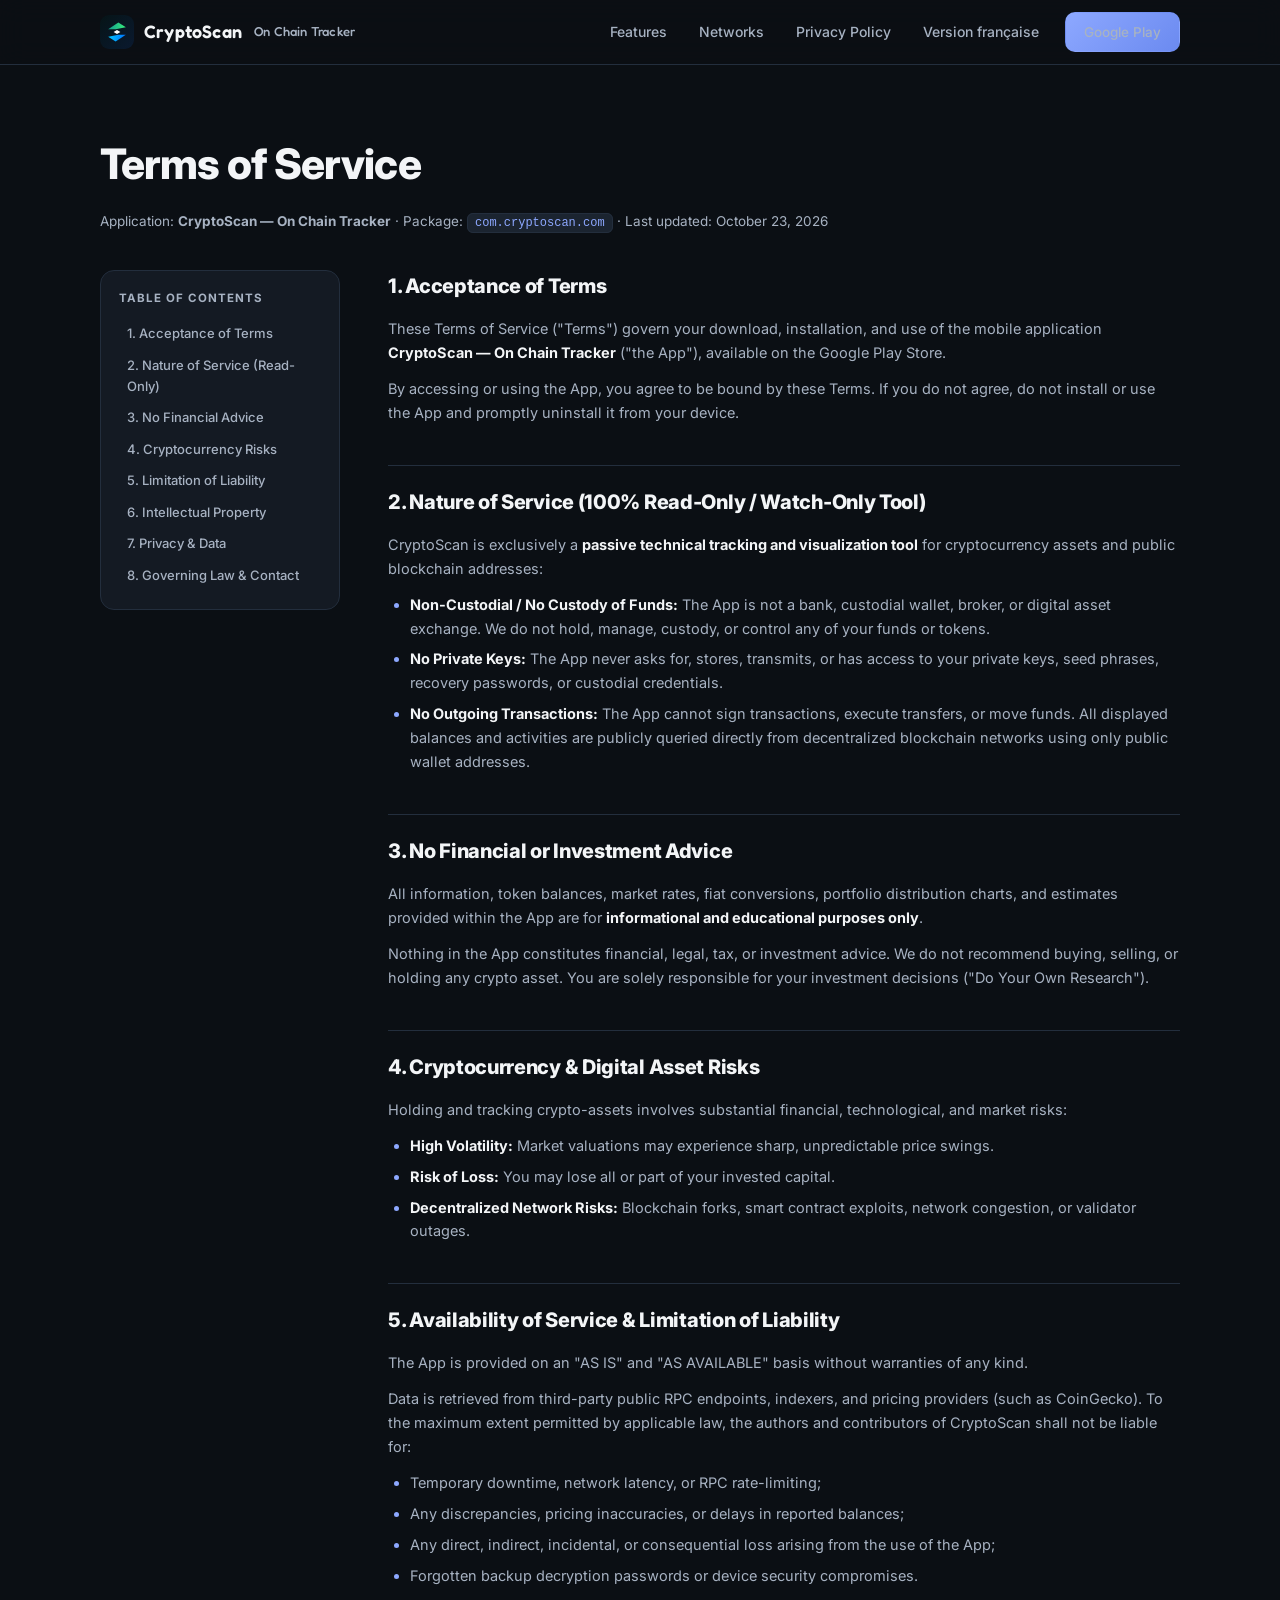
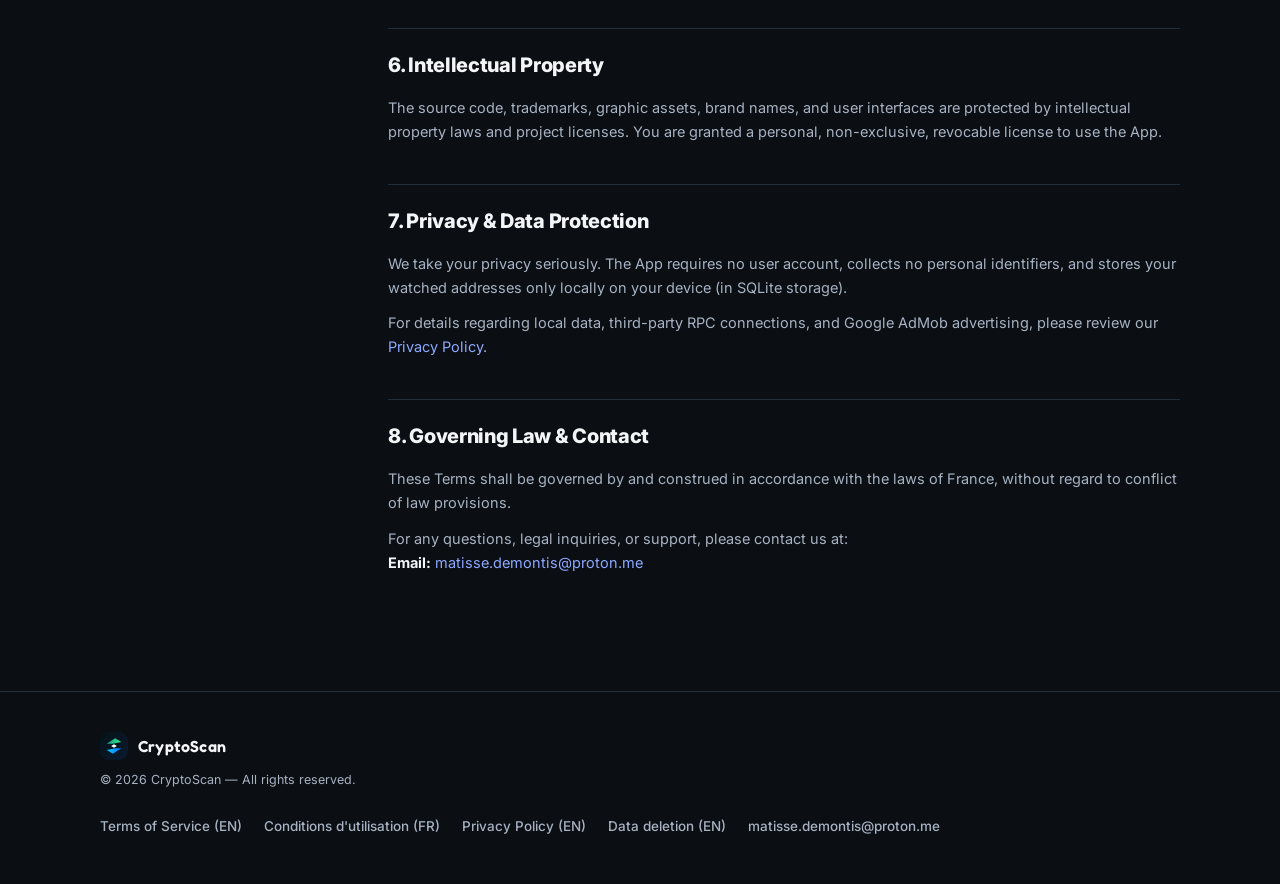
<file: CryptoScan/terms-en.html>
<!DOCTYPE html>
<html lang="en">
<head>
  <meta charset="UTF-8">
  <meta name="viewport" content="width=device-width, initial-scale=1.0">
  <title>Terms of Service — CryptoScan</title>
  <link rel="icon" type="image/svg+xml" href="assets/logo.svg">
  <link rel="icon" type="image/png" sizes="64x64" href="assets/favicon.png">
  <link rel="apple-touch-icon" href="assets/logo.png">
  <link rel="preconnect" href="https://fonts.googleapis.com">
  <link rel="preconnect" href="https://fonts.gstatic.com" crossorigin>
  <link href="https://fonts.googleapis.com/css2?family=Fredoka:wght@500;600;700&family=Inter:wght@400;500;600;700;800&display=swap" rel="stylesheet">
  <link rel="stylesheet" href="assets/style.css">
</head>
<body>

  <header class="site-header">
    <div class="container">
      <a class="brand" href="index.html">
        <img src="assets/logo.svg" alt="CryptoScan logo">
        CryptoScan <span class="brand-sub">On Chain Tracker</span>
      </a>
      <nav class="main-nav">
        <a href="index.html#features">Features</a>
        <a href="index.html#chains">Networks</a>
        <a href="privacy-en.html">Privacy Policy</a>
        <a href="terms.html">Version française</a>
        <a class="btn btn-primary nav-cta" style="height:40px;padding:0 18px;font-size:13.5px;" href="https://play.google.com/store/apps/details?id=com.CryptoSCAN.com" rel="noopener">Google Play</a>
      </nav>
    </div>
  </header>

  <main>
    <section class="legal-hero">
      <div class="container">
        <h1>Terms of Service</h1>
        <p class="meta">
          Application: <strong>CryptoScan — On Chain Tracker</strong> ·
          Package: <code>com.cryptoscan.com</code> ·
          Last updated: October 23, 2026
        </p>
      </div>
    </section>

    <div class="legal-body">
      <div class="container legal-layout">

        <aside class="toc">
          <div class="toc-title">Table of contents</div>
          <a href="#acceptance">1. Acceptance of Terms</a>
          <a href="#nature">2. Nature of Service (Read-Only)</a>
          <a href="#financial">3. No Financial Advice</a>
          <a href="#risks">4. Cryptocurrency Risks</a>
          <a href="#liability">5. Limitation of Liability</a>
          <a href="#intellectual">6. Intellectual Property</a>
          <a href="#privacy">7. Privacy &amp; Data</a>
          <a href="#contact">8. Governing Law &amp; Contact</a>
        </aside>

        <article class="legal-content">

          <h2 id="acceptance">1. Acceptance of Terms</h2>
          <p>
            These Terms of Service ("Terms") govern your download, installation, and use of the mobile application
            <strong>CryptoScan — On Chain Tracker</strong> ("the App"), available on the Google Play Store.
          </p>
          <p>
            By accessing or using the App, you agree to be bound by these Terms. If you do not agree, do not install
            or use the App and promptly uninstall it from your device.
          </p>

          <h2 id="nature">2. Nature of Service (100% Read-Only / Watch-Only Tool)</h2>
          <p>
            CryptoScan is exclusively a <strong>passive technical tracking and visualization tool</strong> for
            cryptocurrency assets and public blockchain addresses:
          </p>
          <ul>
            <li>
              <strong>Non-Custodial / No Custody of Funds:</strong> The App is not a bank, custodial wallet, broker,
              or digital asset exchange. We do not hold, manage, custody, or control any of your funds or tokens.
            </li>
            <li>
              <strong>No Private Keys:</strong> The App never asks for, stores, transmits, or has access to your private
              keys, seed phrases, recovery passwords, or custodial credentials.
            </li>
            <li>
              <strong>No Outgoing Transactions:</strong> The App cannot sign transactions, execute transfers, or move funds.
              All displayed balances and activities are publicly queried directly from decentralized blockchain networks
              using only public wallet addresses.
            </li>
          </ul>

          <h2 id="financial">3. No Financial or Investment Advice</h2>
          <p>
            All information, token balances, market rates, fiat conversions, portfolio distribution charts, and estimates
            provided within the App are for <strong>informational and educational purposes only</strong>.
          </p>
          <p>
            Nothing in the App constitutes financial, legal, tax, or investment advice. We do not recommend buying,
            selling, or holding any crypto asset. You are solely responsible for your investment decisions ("Do Your Own Research").
          </p>

          <h2 id="risks">4. Cryptocurrency &amp; Digital Asset Risks</h2>
          <p>
            Holding and tracking crypto-assets involves substantial financial, technological, and market risks:
          </p>
          <ul>
            <li><strong>High Volatility:</strong> Market valuations may experience sharp, unpredictable price swings.</li>
            <li><strong>Risk of Loss:</strong> You may lose all or part of your invested capital.</li>
            <li><strong>Decentralized Network Risks:</strong> Blockchain forks, smart contract exploits, network congestion, or validator outages.</li>
          </ul>

          <h2 id="liability">5. Availability of Service &amp; Limitation of Liability</h2>
          <p>
            The App is provided on an "AS IS" and "AS AVAILABLE" basis without warranties of any kind.
          </p>
          <p>
            Data is retrieved from third-party public RPC endpoints, indexers, and pricing providers (such as CoinGecko).
            To the maximum extent permitted by applicable law, the authors and contributors of CryptoScan shall not be liable for:
          </p>
          <ul>
            <li>Temporary downtime, network latency, or RPC rate-limiting;</li>
            <li>Any discrepancies, pricing inaccuracies, or delays in reported balances;</li>
            <li>Any direct, indirect, incidental, or consequential loss arising from the use of the App;</li>
            <li>Forgotten backup decryption passwords or device security compromises.</li>
          </ul>

          <h2 id="intellectual">6. Intellectual Property</h2>
          <p>
            The source code, trademarks, graphic assets, brand names, and user interfaces are protected by intellectual property
            laws and project licenses. You are granted a personal, non-exclusive, revocable license to use the App.
          </p>

          <h2 id="privacy">7. Privacy &amp; Data Protection</h2>
          <p>
            We take your privacy seriously. The App requires no user account, collects no personal identifiers,
            and stores your watched addresses only locally on your device (in SQLite storage).
          </p>
          <p>
            For details regarding local data, third-party RPC connections, and Google AdMob advertising, please review
            our <a href="privacy-en.html">Privacy Policy</a>.
          </p>

          <h2 id="contact">8. Governing Law &amp; Contact</h2>
          <p>
            These Terms shall be governed by and construed in accordance with the laws of France, without regard to conflict of law provisions.
          </p>
          <p>
            For any questions, legal inquiries, or support, please contact us at:
            <br>
            <strong>Email:</strong> <a href="mailto:matisse.demontis@proton.me">matisse.demontis@proton.me</a>
          </p>

        </article>

      </div>
    </div>
  </main>

  <footer class="site-footer">
    <div class="container">
      <div>
        <a class="brand" href="index.html" style="font-size:16px;">
          <img src="assets/logo.svg" alt="CryptoScan logo" style="width:28px;height:28px;">
          CryptoScan
        </a>
        <p class="copyright">© 2026 CryptoScan — All rights reserved.</p>
      </div>
      <div class="footer-links">
        <a href="terms-en.html">Terms of Service (EN)</a>
        <a href="terms.html">Conditions d'utilisation (FR)</a>
        <a href="privacy-en.html">Privacy Policy (EN)</a>
        <a href="data-deletion-en.html">Data deletion (EN)</a>
        <a href="mailto:matisse.demontis@proton.me">matisse.demontis@proton.me</a>
      </div>
    </div>
  </footer>

</body>
</html>
</file>
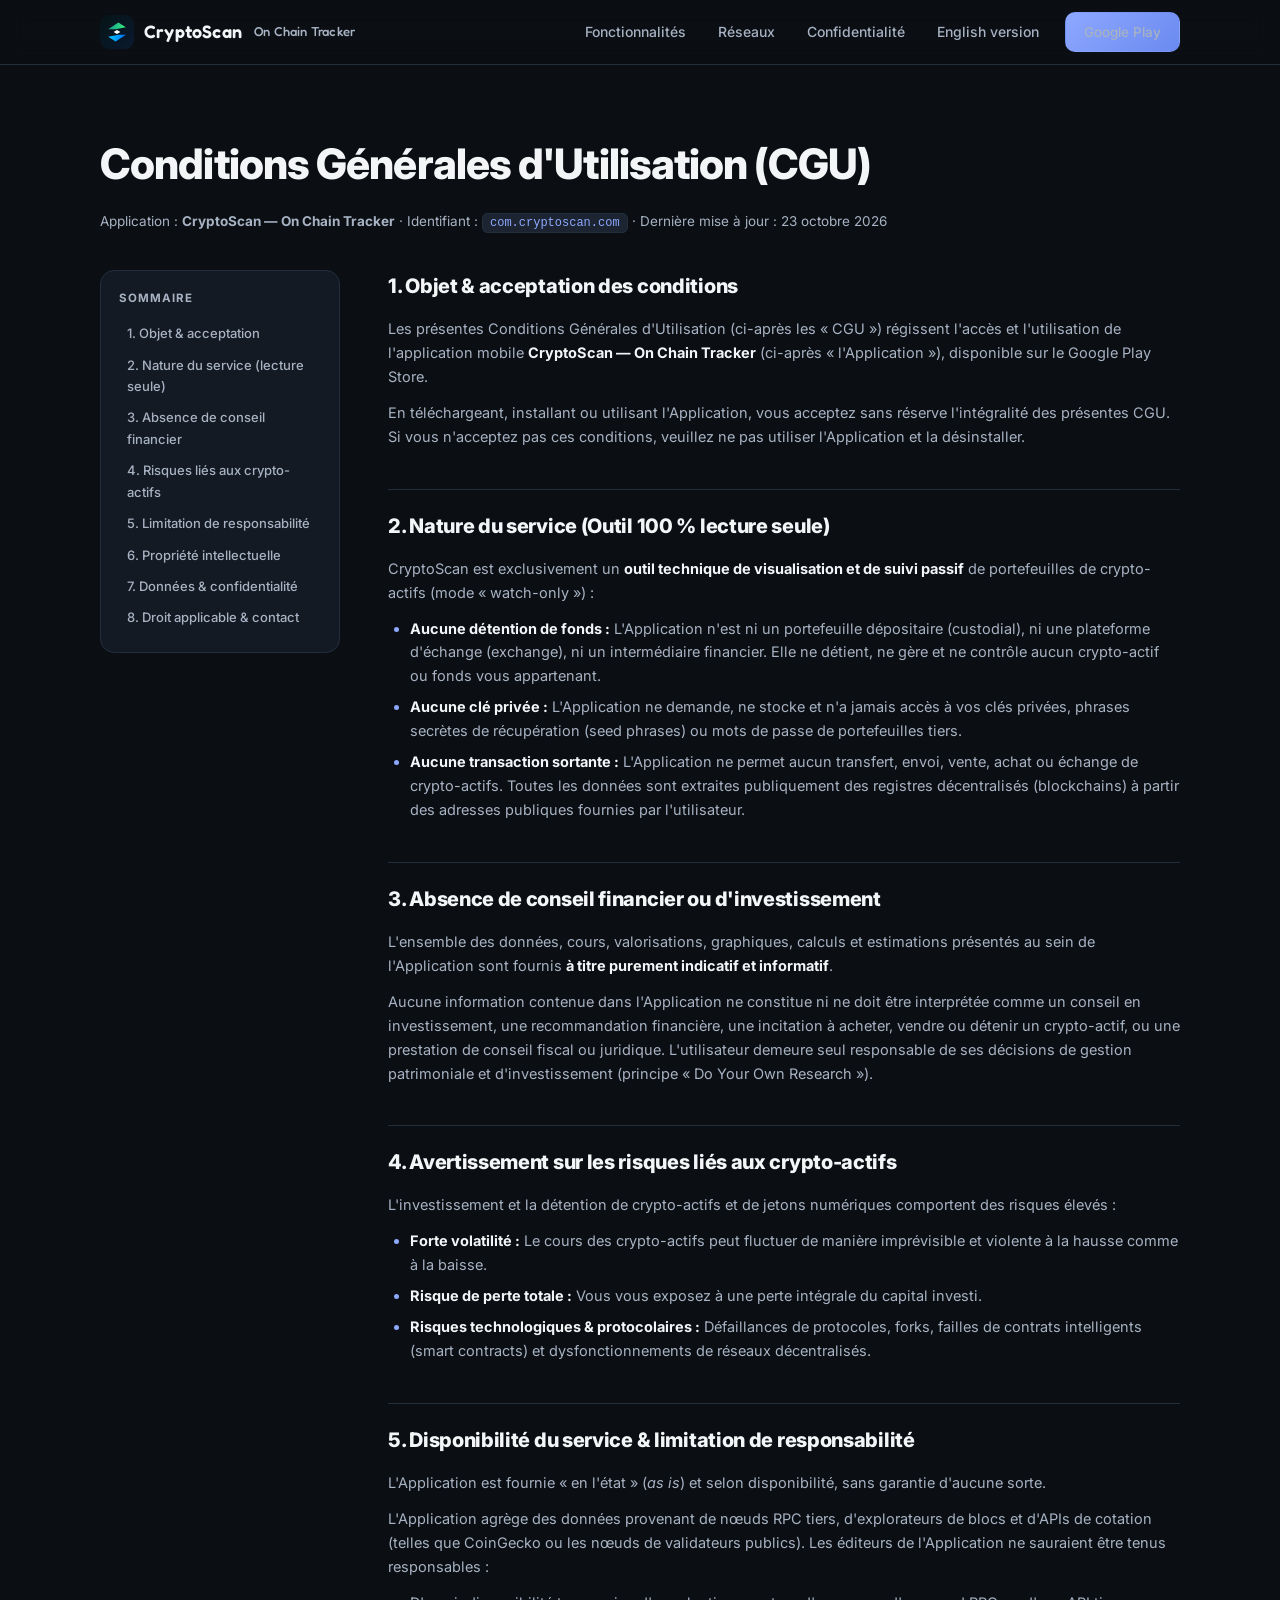
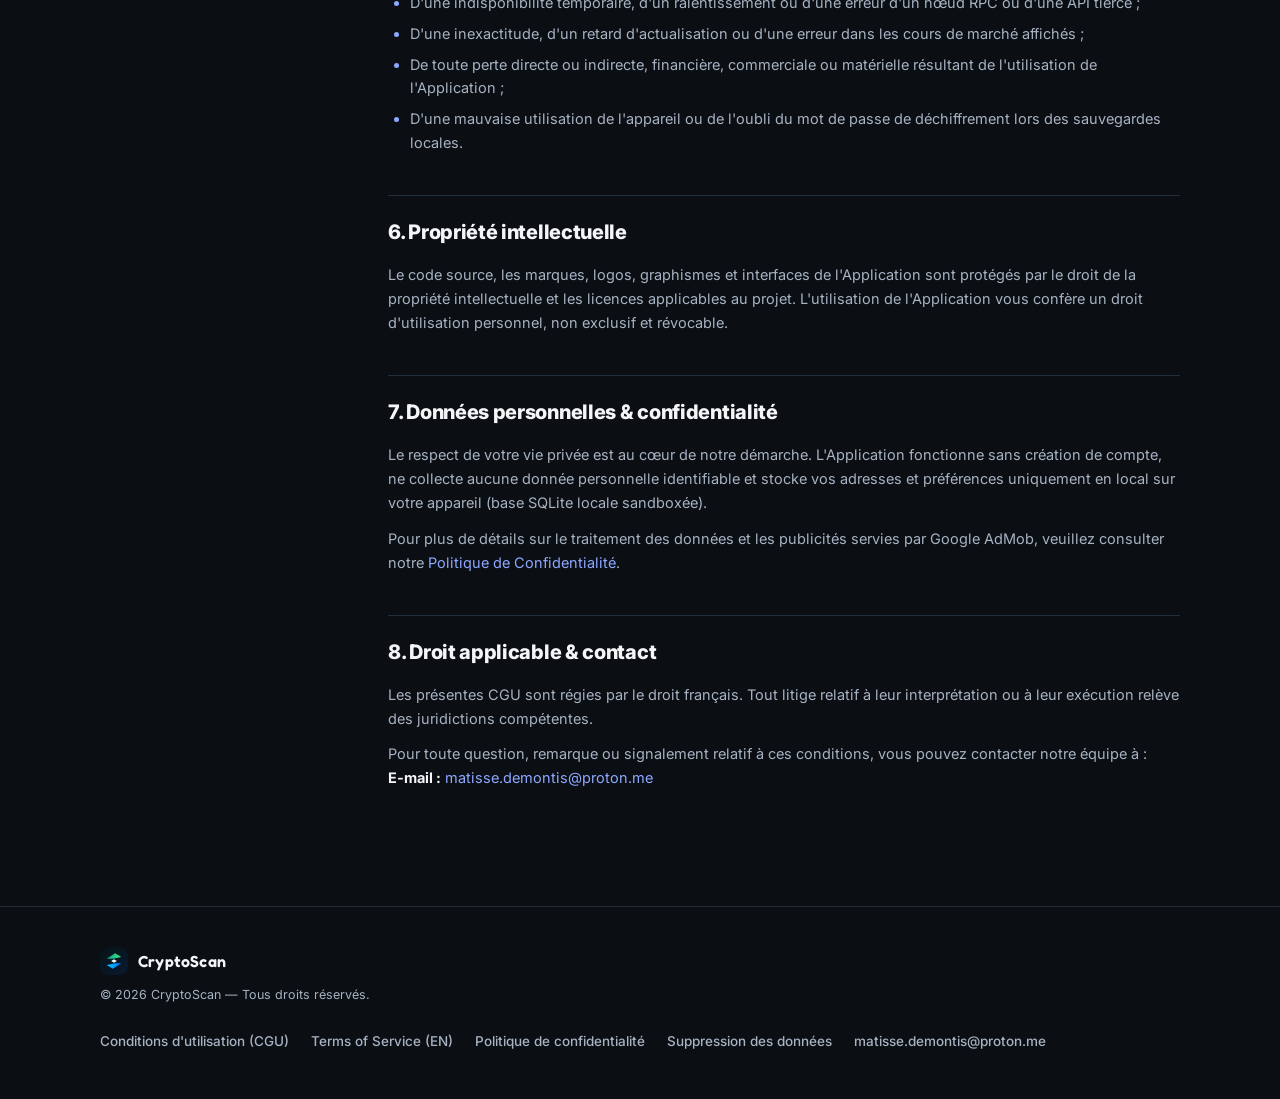
<file: CryptoScan/terms.html>
<!DOCTYPE html>
<html lang="fr">
<head>
  <meta charset="UTF-8">
  <meta name="viewport" content="width=device-width, initial-scale=1.0">
  <title>Conditions Générales d'Utilisation — CryptoScan</title>
  <link rel="icon" type="image/svg+xml" href="assets/logo.svg">
  <link rel="icon" type="image/png" sizes="64x64" href="assets/favicon.png">
  <link rel="apple-touch-icon" href="assets/logo.png">
  <link rel="preconnect" href="https://fonts.googleapis.com">
  <link rel="preconnect" href="https://fonts.gstatic.com" crossorigin>
  <link href="https://fonts.googleapis.com/css2?family=Fredoka:wght@500;600;700&family=Inter:wght@400;500;600;700;800&display=swap" rel="stylesheet">
  <link rel="stylesheet" href="assets/style.css">
</head>
<body>

  <header class="site-header">
    <div class="container">
      <a class="brand" href="index.html">
        <img src="assets/logo.svg" alt="Logo CryptoScan">
        CryptoScan <span class="brand-sub">On Chain Tracker</span>
      </a>
      <nav class="main-nav">
        <a href="index.html#features">Fonctionnalités</a>
        <a href="index.html#chains">Réseaux</a>
        <a href="privacy.html">Confidentialité</a>
        <a href="terms-en.html">English version</a>
        <a class="btn btn-primary nav-cta" style="height:40px;padding:0 18px;font-size:13.5px;" href="https://play.google.com/store/apps/details?id=com.CryptoSCAN.com" rel="noopener">Google Play</a>
      </nav>
    </div>
  </header>

  <main>
    <section class="legal-hero">
      <div class="container">
        <h1>Conditions Générales d'Utilisation (CGU)</h1>
        <p class="meta">
          Application : <strong>CryptoScan — On Chain Tracker</strong> ·
          Identifiant : <code>com.cryptoscan.com</code> ·
          Dernière mise à jour : 23 octobre 2026
        </p>
      </div>
    </section>

    <div class="legal-body">
      <div class="container legal-layout">

        <aside class="toc">
          <div class="toc-title">Sommaire</div>
          <a href="#objet">1. Objet &amp; acceptation</a>
          <a href="#service">2. Nature du service (lecture seule)</a>
          <a href="#non-conseil">3. Absence de conseil financier</a>
          <a href="#risques">4. Risques liés aux crypto-actifs</a>
          <a href="#responsabilite">5. Limitation de responsabilité</a>
          <a href="#propriete">6. Propriété intellectuelle</a>
          <a href="#donnees">7. Données &amp; confidentialité</a>
          <a href="#contact">8. Droit applicable &amp; contact</a>
        </aside>

        <article class="legal-content">

          <h2 id="objet">1. Objet &amp; acceptation des conditions</h2>
          <p>
            Les présentes Conditions Générales d'Utilisation (ci-après les « CGU ») régissent l'accès
            et l'utilisation de l'application mobile <strong>CryptoScan — On Chain Tracker</strong>
            (ci-après « l'Application »), disponible sur le Google Play Store.
          </p>
          <p>
            En téléchargeant, installant ou utilisant l'Application, vous acceptez sans réserve
            l'intégralité des présentes CGU. Si vous n'acceptez pas ces conditions, veuillez ne pas
            utiliser l'Application et la désinstaller.
          </p>

          <h2 id="service">2. Nature du service (Outil 100 % lecture seule)</h2>
          <p>
            CryptoScan est exclusivement un <strong>outil technique de visualisation et de suivi passif</strong>
            de portefeuilles de crypto-actifs (mode « watch-only ») :
          </p>
          <ul>
            <li>
              <strong>Aucune détention de fonds :</strong> L'Application n'est ni un portefeuille dépositaire (custodial),
              ni une plateforme d'échange (exchange), ni un intermédiaire financier. Elle ne détient,
              ne gère et ne contrôle aucun crypto-actif ou fonds vous appartenant.
            </li>
            <li>
              <strong>Aucune clé privée :</strong> L'Application ne demande, ne stocke et n'a jamais accès à vos clés privées,
              phrases secrètes de récupération (seed phrases) ou mots de passe de portefeuilles tiers.
            </li>
            <li>
              <strong>Aucune transaction sortante :</strong> L'Application ne permet aucun transfert, envoi, vente, achat
              ou échange de crypto-actifs. Toutes les données sont extraites publiquement des registres décentralisés
              (blockchains) à partir des adresses publiques fournies par l'utilisateur.
            </li>
          </ul>

          <h2 id="non-conseil">3. Absence de conseil financier ou d'investissement</h2>
          <p>
            L'ensemble des données, cours, valorisations, graphiques, calculs et estimations présentés au sein
            de l'Application sont fournis <strong>à titre purement indicatif et informatif</strong>.
          </p>
          <p>
            Aucune information contenue dans l'Application ne constitue ni ne doit être interprétée comme un
            conseil en investissement, une recommandation financière, une incitation à acheter, vendre ou détenir
            un crypto-actif, ou une prestation de conseil fiscal ou juridique. L'utilisateur demeure seul responsable
            de ses décisions de gestion patrimoniale et d'investissement (principe « Do Your Own Research »).
          </p>

          <h2 id="risques">4. Avertissement sur les risques liés aux crypto-actifs</h2>
          <p>
            L'investissement et la détention de crypto-actifs et de jetons numériques comportent des risques élevés :
          </p>
          <ul>
            <li><strong>Forte volatilité :</strong> Le cours des crypto-actifs peut fluctuer de manière imprévisible et violente à la hausse comme à la baisse.</li>
            <li><strong>Risque de perte totale :</strong> Vous vous exposez à une perte intégrale du capital investi.</li>
            <li><strong>Risques technologiques &amp; protocolaires :</strong> Défaillances de protocoles, forks, failles de contrats intelligents (smart contracts) et dysfonctionnements de réseaux décentralisés.</li>
          </ul>

          <h2 id="responsabilite">5. Disponibilité du service &amp; limitation de responsabilité</h2>
          <p>
            L'Application est fournie « en l'état » (<em>as is</em>) et selon disponibilité, sans garantie d'aucune sorte.
          </p>
          <p>
            L'Application agrège des données provenant de nœuds RPC tiers, d'explorateurs de blocs et d'APIs de cotation
            (telles que CoinGecko ou les nœuds de validateurs publics). Les éditeurs de l'Application ne sauraient être
            tenus responsables :
          </p>
          <ul>
            <li>D'une indisponibilité temporaire, d'un ralentissement ou d'une erreur d'un nœud RPC ou d'une API tierce ;</li>
            <li>D'une inexactitude, d'un retard d'actualisation ou d'une erreur dans les cours de marché affichés ;</li>
            <li>De toute perte directe ou indirecte, financière, commerciale ou matérielle résultant de l'utilisation de l'Application ;</li>
            <li>D'une mauvaise utilisation de l'appareil ou de l'oubli du mot de passe de déchiffrement lors des sauvegardes locales.</li>
          </ul>

          <h2 id="propriete">6. Propriété intellectuelle</h2>
          <p>
            Le code source, les marques, logos, graphismes et interfaces de l'Application sont protégés par le droit
            de la propriété intellectuelle et les licences applicables au projet. L'utilisation de l'Application vous
            confère un droit d'utilisation personnel, non exclusif et révocable.
          </p>

          <h2 id="donnees">7. Données personnelles &amp; confidentialité</h2>
          <p>
            Le respect de votre vie privée est au cœur de notre démarche. L'Application fonctionne sans création de compte,
            ne collecte aucune donnée personnelle identifiable et stocke vos adresses et préférences uniquement en local
            sur votre appareil (base SQLite locale sandboxée).
          </p>
          <p>
            Pour plus de détails sur le traitement des données et les publicités servies par Google AdMob, veuillez
            consulter notre <a href="privacy.html">Politique de Confidentialité</a>.
          </p>

          <h2 id="contact">8. Droit applicable &amp; contact</h2>
          <p>
            Les présentes CGU sont régies par le droit français. Tout litige relatif à leur interprétation ou à leur
            exécution relève des juridictions compétentes.
          </p>
          <p>
            Pour toute question, remarque ou signalement relatif à ces conditions, vous pouvez contacter notre équipe à :
            <br>
            <strong>E-mail :</strong> <a href="mailto:matisse.demontis@proton.me">matisse.demontis@proton.me</a>
          </p>

        </article>

      </div>
    </div>
  </main>

  <footer class="site-footer">
    <div class="container">
      <div>
        <a class="brand" href="index.html" style="font-size:16px;">
          <img src="assets/logo.svg" alt="Logo CryptoScan" style="width:28px;height:28px;">
          CryptoScan
        </a>
        <p class="copyright">© 2026 CryptoScan — Tous droits réservés.</p>
      </div>
      <div class="footer-links">
        <a href="terms.html">Conditions d'utilisation (CGU)</a>
        <a href="terms-en.html">Terms of Service (EN)</a>
        <a href="privacy.html">Politique de confidentialité</a>
        <a href="data-deletion.html">Suppression des données</a>
        <a href="mailto:matisse.demontis@proton.me">matisse.demontis@proton.me</a>
      </div>
    </div>
  </footer>

</body>
</html>
</file>
<file: CryptoScan/assets/style.css>
/* CryptoScan — On Chain Tracker
   Design tokens repris de l'application Flutter (lib/ui/theme/app_theme.dart)
   Fintech sombre : #0B0F14 / #141A23 / #1B2430 / #232E3D / #8DA8FF */

:root {
  --background: #0B0F14;
  --surface: #141A23;
  --surface-elevated: #1B2430;
  --border: #232E3D;
  --accent: #8DA8FF;
  --accent-secondary: #6B8AF0;
  --positive: #4BD6A0;
  --negative: #FF7B86;
  --warning: #F5B942;
  --text-primary: #F3F5F7;
  --text-secondary: #A7B2C2;
  --radius: 14px;
  --radius-lg: 18px;
  --max-width: 1120px;
  --font-body: "Inter", -apple-system, BlinkMacSystemFont, "Segoe UI", Roboto, sans-serif;
  --font-brand: "Fredoka", var(--font-body);
}

* {
  margin: 0;
  padding: 0;
  box-sizing: border-box;
}

html {
  scroll-behavior: smooth;
}

body {
  background-color: var(--background);
  color: var(--text-primary);
  font-family: var(--font-body);
  font-size: 15px;
  line-height: 1.65;
  -webkit-font-smoothing: antialiased;
  text-rendering: optimizeLegibility;
}

::selection {
  background: rgba(141, 168, 255, 0.28);
}

a {
  color: var(--accent);
  text-decoration: none;
}

a:hover {
  text-decoration: underline;
}

.container {
  max-width: var(--max-width);
  margin: 0 auto;
  padding: 0 20px;
}

/* ---------- Header ---------- */

.site-header {
  position: sticky;
  top: 0;
  z-index: 50;
  background: rgba(11, 15, 20, 0.82);
  backdrop-filter: blur(14px);
  -webkit-backdrop-filter: blur(14px);
  border-bottom: 1px solid var(--border);
}

.site-header .container {
  display: flex;
  align-items: center;
  justify-content: space-between;
  height: 64px;
}

.brand {
  display: flex;
  align-items: center;
  gap: 10px;
  color: var(--text-primary);
  font-family: var(--font-brand);
  font-weight: 600;
  font-size: 18px;
  letter-spacing: 0.2px;
  text-decoration: none;
  white-space: nowrap;
}

.brand:hover {
  text-decoration: none;
}

.brand img {
  width: 34px;
  height: 34px;
  border-radius: 9px;
  display: block;
}

.brand .brand-sub {
  color: var(--text-secondary);
  font-weight: 500;
  font-size: 13px;
  margin-left: 2px;
}

.main-nav {
  display: flex;
  align-items: center;
  gap: 4px;
}

.main-nav a {
  color: var(--text-secondary);
  font-size: 14px;
  font-weight: 500;
  padding: 8px 14px;
  border-radius: 10px;
  transition: color 160ms ease, background 160ms ease;
}

.main-nav a:hover {
  color: var(--text-primary);
  background: var(--surface-elevated);
  text-decoration: none;
}

.nav-cta {
  margin-left: 8px;
}

/* ---------- Buttons ---------- */

.btn {
  display: inline-flex;
  align-items: center;
  gap: 8px;
  height: 48px;
  padding: 0 22px;
  border-radius: var(--radius);
  font-size: 14.5px;
  font-weight: 700;
  border: 1px solid transparent;
  cursor: pointer;
  transition: transform 160ms ease, background 160ms ease, border-color 160ms ease;
  text-decoration: none;
  white-space: nowrap;
}

.btn:hover {
  text-decoration: none;
  transform: translateY(-1px);
}

.btn-primary {
  background: linear-gradient(135deg, var(--accent), var(--accent-secondary));
  color: #0B0F14;
}

.btn-primary:hover {
  filter: brightness(1.08);
}

.btn-outline {
  background: transparent;
  color: var(--text-primary);
  border-color: var(--border);
}

.btn-outline:hover {
  border-color: var(--accent);
  background: var(--surface);
}

.btn svg {
  flex: none;
}

/* ---------- Hero ---------- */

.hero {
  padding: 88px 0 72px;
  position: relative;
  overflow: hidden;
}

.hero::before {
  content: "";
  position: absolute;
  top: -260px;
  left: 50%;
  transform: translateX(-50%);
  width: 900px;
  height: 520px;
  background: radial-gradient(closest-side, rgba(141, 168, 255, 0.13), transparent);
  pointer-events: none;
}

.hero .container {
  display: grid;
  grid-template-columns: 1.05fr 0.95fr;
  gap: 56px;
  align-items: center;
  position: relative;
}

.badge {
  display: inline-flex;
  align-items: center;
  gap: 8px;
  padding: 6px 14px;
  border-radius: 999px;
  border: 1px solid var(--border);
  background: var(--surface-elevated);
  color: var(--text-secondary);
  font-size: 12.5px;
  font-weight: 600;
  letter-spacing: 0.3px;
  margin-bottom: 22px;
}

.badge .dot {
  width: 7px;
  height: 7px;
  border-radius: 50%;
  background: var(--positive);
}

.hero h1 {
  font-size: clamp(34px, 4.6vw, 52px);
  font-weight: 800;
  letter-spacing: -1.2px;
  line-height: 1.12;
  margin-bottom: 20px;
}

.hero h1 .accent-text {
  background: linear-gradient(135deg, var(--accent), var(--accent-secondary));
  -webkit-background-clip: text;
  background-clip: text;
  color: transparent;
}

.hero p.lead {
  color: var(--text-secondary);
  font-size: 17px;
  line-height: 1.7;
  max-width: 520px;
  margin-bottom: 32px;
}

.hero-actions {
  display: flex;
  flex-wrap: wrap;
  gap: 12px;
  margin-bottom: 28px;
}

.hero-note {
  color: var(--text-secondary);
  font-size: 12.5px;
}

/* ---------- Capture réelle de l'app ---------- */

.phone-wrap {
  display: flex;
  justify-content: center;
}

.app-shot {
  display: block;
  width: min(360px, 100%);
  height: auto;
  border-radius: 32px;
  box-shadow:
    0 30px 90px rgba(0, 0, 0, 0.6),
    0 0 60px rgba(141, 168, 255, 0.07);
}

/* ---------- Sections ---------- */

.section {
  padding: 72px 0;
  border-top: 1px solid var(--border);
}

.section-head {
  max-width: 640px;
  margin-bottom: 44px;
}

.section-head .eyebrow {
  color: var(--accent);
  font-size: 12.5px;
  font-weight: 700;
  text-transform: uppercase;
  letter-spacing: 1.2px;
  margin-bottom: 10px;
}

.section-head h2 {
  font-size: clamp(26px, 3vw, 34px);
  font-weight: 800;
  letter-spacing: -0.7px;
  line-height: 1.2;
  margin-bottom: 14px;
}

.section-head p {
  color: var(--text-secondary);
  font-size: 15.5px;
}

/* ---------- Feature grid ---------- */

.feature-grid {
  display: grid;
  grid-template-columns: repeat(3, 1fr);
  gap: 16px;
}

.feature-card {
  background: var(--surface);
  border: 1px solid var(--border);
  border-radius: var(--radius);
  padding: 24px;
  transition: border-color 160ms ease, transform 160ms ease;
}

.feature-card:hover {
  border-color: var(--accent);
  transform: translateY(-2px);
}

.feature-card .icon {
  width: 42px;
  height: 42px;
  border-radius: 11px;
  background: var(--surface-elevated);
  border: 1px solid var(--border);
  display: flex;
  align-items: center;
  justify-content: center;
  color: var(--accent);
  margin-bottom: 16px;
}

.feature-card h3 {
  font-size: 15.5px;
  font-weight: 700;
  margin-bottom: 8px;
}

.feature-card p {
  color: var(--text-secondary);
  font-size: 13.5px;
  line-height: 1.6;
}

/* ---------- Chains ---------- */

.chain-grid {
  display: grid;
  grid-template-columns: repeat(auto-fill, minmax(200px, 1fr));
  gap: 14px;
}

.chain-card {
  background: var(--surface);
  border: 1px solid var(--border);
  border-radius: var(--radius);
  padding: 18px 20px;
  display: flex;
  align-items: center;
  gap: 14px;
  transition: border-color 160ms ease;
}

.chain-card:hover {
  border-color: var(--accent);
}

.chain-icon {
  width: 38px;
  height: 38px;
  border-radius: 50%;
  display: flex;
  align-items: center;
  justify-content: center;
  font-size: 12px;
  font-weight: 800;
  flex: none;
  border: 1px solid var(--border);
  background: var(--surface-elevated);
}

.chain-card .c-name {
  font-weight: 700;
  font-size: 14px;
}

.chain-card .c-sub {
  color: var(--text-secondary);
  font-size: 12px;
}

/* ---------- Privacy teaser / disclaimer ---------- */

.split-card {
  background: var(--surface);
  border: 1px solid var(--border);
  border-radius: var(--radius-lg);
  padding: 40px;
  display: grid;
  grid-template-columns: 1fr auto;
  gap: 32px;
  align-items: center;
}

.split-card h2 {
  font-size: 22px;
  font-weight: 800;
  letter-spacing: -0.4px;
  margin-bottom: 10px;
}

.split-card p {
  color: var(--text-secondary);
  font-size: 14px;
  max-width: 640px;
}

.disclaimer {
  border-left: 3px solid var(--warning);
  background: var(--surface);
  border-radius: 0 var(--radius) var(--radius) 0;
  padding: 18px 22px;
  color: var(--text-secondary);
  font-size: 13px;
  line-height: 1.65;
}

.disclaimer strong {
  color: var(--text-primary);
}

/* ---------- Footer ---------- */

.site-footer {
  border-top: 1px solid var(--border);
  padding: 40px 0 48px;
  margin-top: 24px;
}

.site-footer .container {
  display: flex;
  flex-wrap: wrap;
  justify-content: space-between;
  align-items: flex-start;
  gap: 24px;
}

.footer-links {
  display: flex;
  flex-wrap: wrap;
  gap: 6px 22px;
}

.footer-links a {
  color: var(--text-secondary);
  font-size: 13.5px;
  font-weight: 500;
}

.footer-links a:hover {
  color: var(--text-primary);
}

.copyright {
  color: var(--text-secondary);
  font-size: 12.5px;
  margin-top: 10px;
}

/* ---------- Page légale (privacy) ---------- */

.legal-hero {
  padding: 64px 0 36px;
}

.legal-hero h1 {
  font-size: clamp(30px, 4vw, 42px);
  font-weight: 800;
  letter-spacing: -0.9px;
  margin-bottom: 12px;
}

.legal-hero .meta {
  color: var(--text-secondary);
  font-size: 13.5px;
}

.legal-hero .meta code {
  background: var(--surface-elevated);
  border: 1px solid var(--border);
  border-radius: 6px;
  padding: 2px 7px;
  font-size: 12px;
  color: var(--accent);
}

.legal-body {
  padding-bottom: 80px;
}

.legal-layout {
  display: grid;
  grid-template-columns: 240px 1fr;
  gap: 48px;
  align-items: start;
}

.toc {
  position: sticky;
  top: 88px;
  background: var(--surface);
  border: 1px solid var(--border);
  border-radius: var(--radius);
  padding: 18px;
}

.toc .toc-title {
  font-size: 11.5px;
  font-weight: 700;
  text-transform: uppercase;
  letter-spacing: 1px;
  color: var(--text-secondary);
  margin-bottom: 10px;
}

.toc a {
  display: block;
  color: var(--text-secondary);
  font-size: 13px;
  font-weight: 500;
  padding: 5px 8px;
  border-radius: 8px;
}

.toc a:hover {
  color: var(--text-primary);
  background: var(--surface-elevated);
  text-decoration: none;
}

.legal-content h2 {
  font-size: 20px;
  font-weight: 800;
  letter-spacing: -0.3px;
  margin: 40px 0 14px;
  padding-top: 20px;
  border-top: 1px solid var(--border);
}

.legal-content h2:first-child {
  margin-top: 0;
  padding-top: 0;
  border-top: none;
}

.legal-content h3 {
  font-size: 15.5px;
  font-weight: 700;
  margin: 24px 0 8px;
  color: var(--text-primary);
}

.legal-content p {
  color: var(--text-secondary);
  margin-bottom: 12px;
  font-size: 14.5px;
}

.legal-content ul,
.legal-content ol {
  color: var(--text-secondary);
  margin: 0 0 14px 22px;
  font-size: 14.5px;
}

.legal-content li {
  margin-bottom: 7px;
}

.legal-content li::marker {
  color: var(--accent);
}

.legal-content strong {
  color: var(--text-primary);
  font-weight: 700;
}

.legal-content code {
  background: var(--surface-elevated);
  border: 1px solid var(--border);
  border-radius: 5px;
  padding: 1px 6px;
  font-size: 12.5px;
  color: var(--accent);
}

.legal-content .callout {
  background: var(--surface);
  border: 1px solid var(--border);
  border-left: 3px solid var(--accent);
  border-radius: 0 var(--radius) var(--radius) 0;
  padding: 14px 18px;
  margin: 16px 0;
  color: var(--text-secondary);
  font-size: 13.5px;
}

.legal-content .callout strong {
  color: var(--text-primary);
}

/* ---------- Responsive ---------- */

@media (max-width: 920px) {
  .hero .container {
    grid-template-columns: 1fr;
    gap: 48px;
  }

  .feature-grid {
    grid-template-columns: repeat(2, 1fr);
  }

  .legal-layout {
    grid-template-columns: 1fr;
  }

  .toc {
    position: static;
  }

  .split-card {
    grid-template-columns: 1fr;
  }
}

@media (max-width: 600px) {
  .main-nav a:not(.nav-cta) {
    display: none;
  }

  .brand-sub {
    display: none;
  }

  .feature-grid {
    grid-template-columns: 1fr;
  }

  .hero {
    padding: 56px 0 48px;
  }

  .section {
    padding: 52px 0;
  }

  .split-card {
    padding: 28px;
  }
}
</file>
